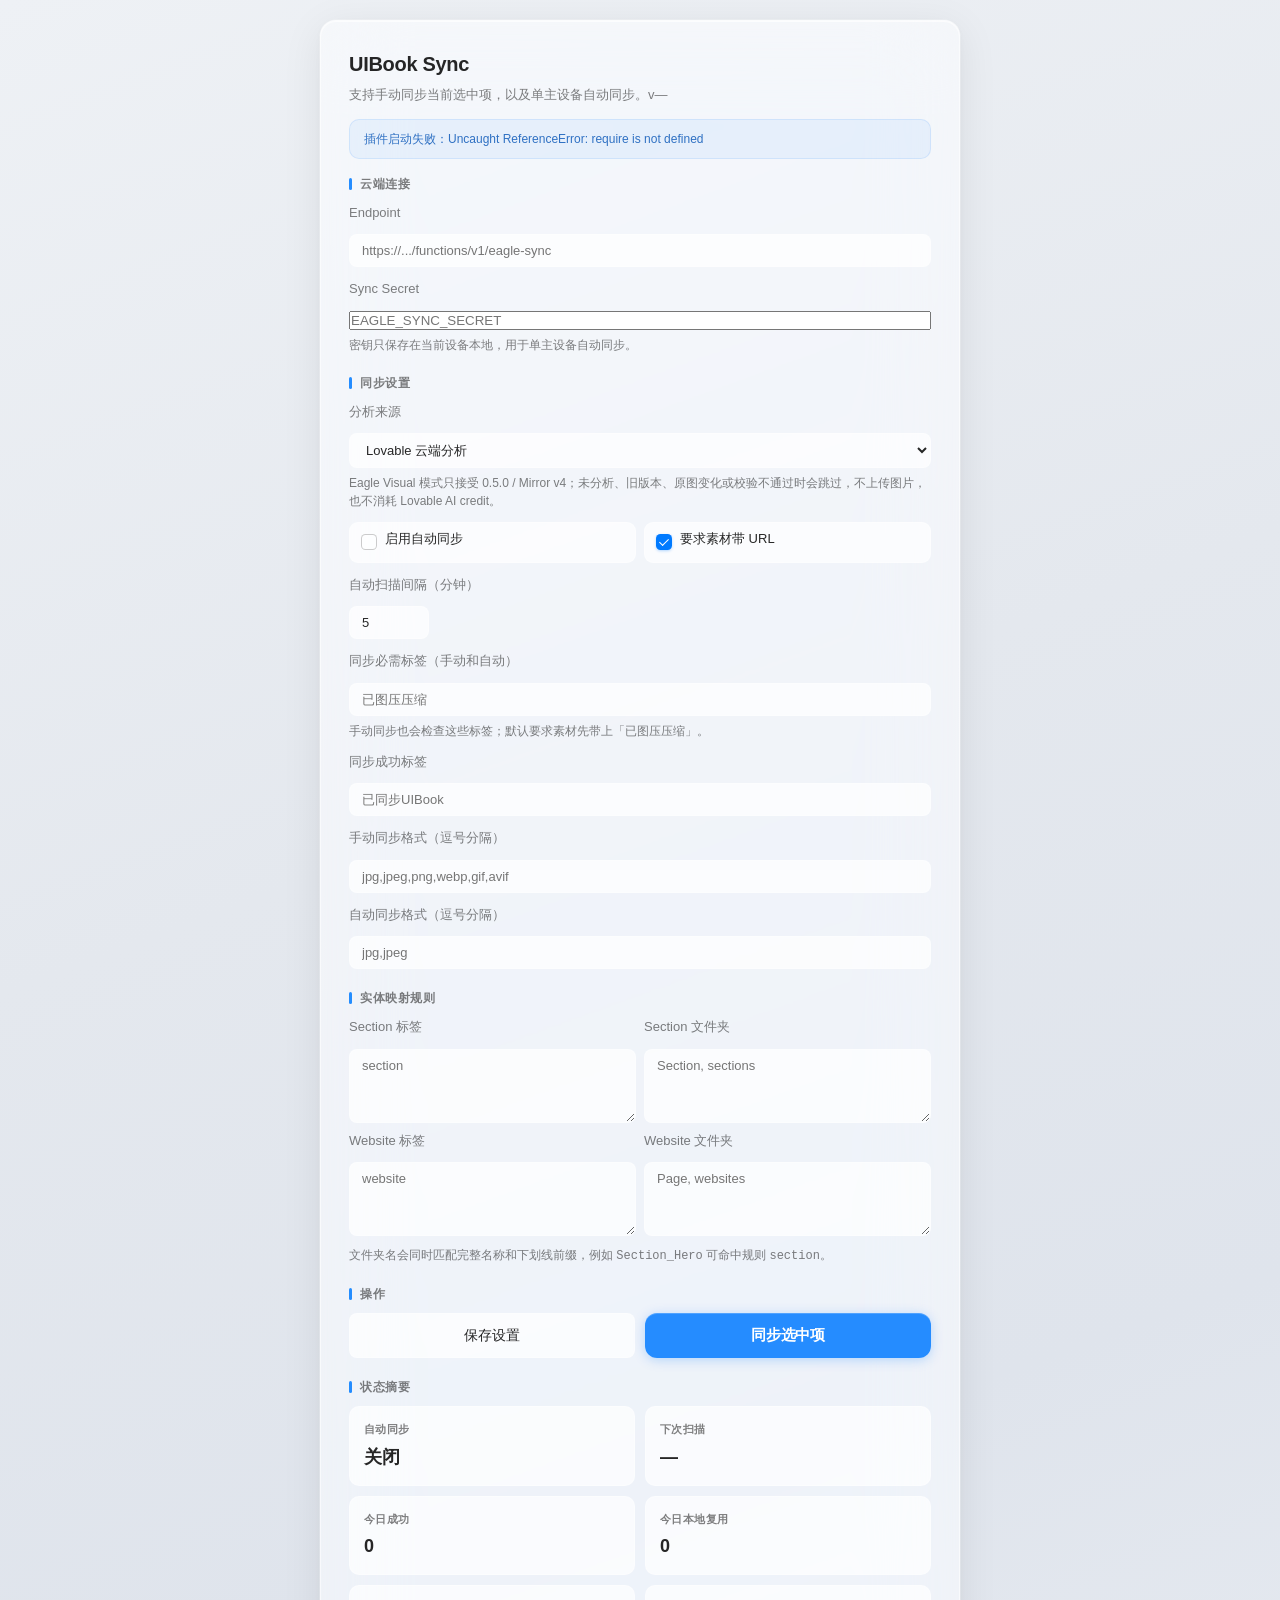
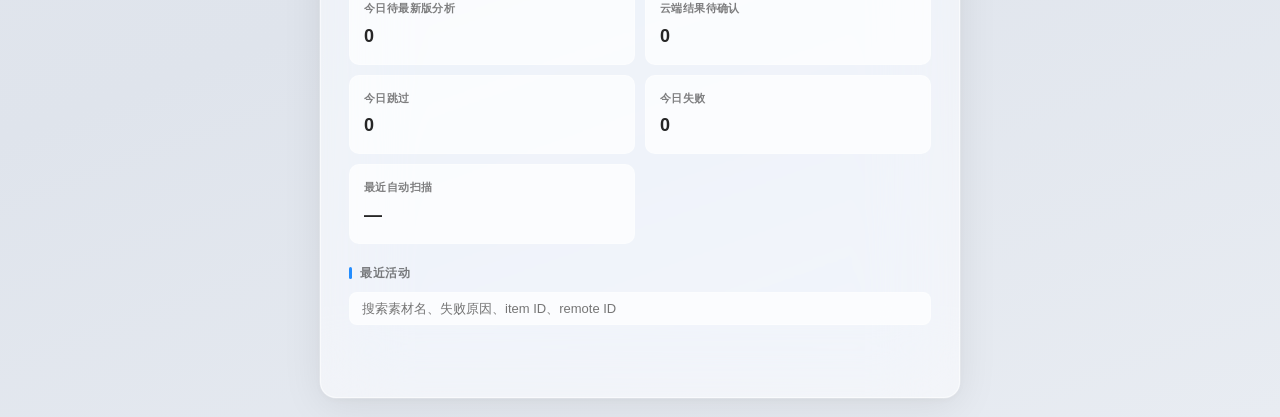
<file: uibook-sync/index.html>
<!DOCTYPE html>
<html lang="zh-Hans">
<head>
    <meta charset="UTF-8">
    <meta name="viewport" content="width=device-width, initial-scale=1, maximum-scale=1, user-scalable=no" />
    <title>UIBook Sync</title>
    <link rel="stylesheet" href="../shared/liquid-glass.css">
    <style>
        :root {
            --accent: var(--lg-accent);
            --accent-solid: var(--lg-accent-solid);
            --accent-hover: var(--lg-accent-hover);
        }

        .page-title {
            margin-bottom: 6px;
        }

        .subtitle {
            margin-bottom: 14px;
        }

        .stack {
            display: grid;
            gap: 12px;
        }

        .field-grid--single {
            grid-template-columns: 1fr;
        }

        .field-group {
            display: grid;
            gap: 6px;
        }

        .field-group small,
        .helper-text {
            color: var(--lg-text-2);
            font-size: 12px;
        }

        .field-group textarea {
            min-height: 74px;
            resize: vertical;
        }

        .actions {
            display: grid;
            grid-template-columns: 1fr 1fr;
            gap: 10px;
        }

        .status-grid {
            display: grid;
            grid-template-columns: 1fr 1fr;
            gap: 10px;
        }

        .status-card {
            background: var(--lg-glass-field);
            border: 1px solid rgba(255, 255, 255, 0.3);
            border-radius: var(--lg-radius-md);
            padding: 14px;
        }

        .status-card strong {
            display: block;
            font-size: 11px;
            color: var(--lg-text-2);
            text-transform: uppercase;
            letter-spacing: 0.4px;
            margin-bottom: 6px;
        }

        .status-card span {
            font-size: 18px;
            font-weight: 700;
            color: var(--lg-text-1);
        }

        .activity-list {
            display: grid;
            gap: 8px;
            max-height: 360px;
            overflow-y: auto;
            padding-right: 2px;
        }

        .activity-toolbar {
            display: grid;
            gap: 10px;
            margin-bottom: 10px;
        }

        .activity-toolbar input[type="text"] {
            width: 100%;
        }

        .activity-footer {
            margin-top: 10px;
            display: flex;
            justify-content: center;
        }

        .activity-item {
            background: var(--lg-glass-field);
            border: 1px solid rgba(255, 255, 255, 0.3);
            border-radius: var(--lg-radius-md);
            padding: 10px 12px;
            display: grid;
            gap: 6px;
        }

        .activity-item--system {
            background: rgba(255, 255, 255, 0.38);
            border-color: rgba(255, 255, 255, 0.2);
            padding: 9px 12px;
            gap: 4px;
        }

        .activity-row {
            display: flex;
            align-items: center;
            justify-content: space-between;
            gap: 10px;
        }

        .activity-actions {
            display: inline-flex;
            align-items: center;
            gap: 8px;
            flex-shrink: 0;
        }

        .activity-title {
            font-size: 13px;
            font-weight: 600;
            color: var(--lg-text-1);
            word-break: break-word;
        }

        .activity-item--system .activity-title {
            font-size: 12px;
            font-weight: 500;
            color: var(--lg-text-2);
        }

        .activity-meta,
        .activity-message {
            font-size: 12px;
            color: var(--lg-text-2);
            word-break: break-word;
        }

        .activity-item--system .activity-meta,
        .activity-item--system .activity-message {
            font-size: 11px;
        }

        .activity-locate-button {
            padding: 6px 12px;
            min-width: auto;
            font-size: 12px;
            font-weight: 600;
            white-space: nowrap;
        }

        .pill {
            display: inline-flex;
            align-items: center;
            justify-content: center;
            min-width: 62px;
            padding: 4px 8px;
            border-radius: 999px;
            font-size: 11px;
            font-weight: 700;
            letter-spacing: 0.2px;
        }

        .pill.success {
            background: rgba(16, 185, 129, 0.14);
            color: #047857;
        }

        .pill.duplicate,
        .pill.skipped,
        .pill.waiting_analysis,
        .pill.pending_confirmation {
            background: rgba(245, 158, 11, 0.14);
            color: #b45309;
        }

        .pill.error {
            background: rgba(239, 68, 68, 0.14);
            color: #b91c1c;
        }

        .pill.info {
            background: rgba(59, 130, 246, 0.14);
            color: #1d4ed8;
        }

        .empty-state {
            background: var(--lg-glass-field);
            border: 1px dashed rgba(0, 0, 0, 0.12);
            border-radius: var(--lg-radius-md);
            padding: 18px;
            text-align: center;
            color: var(--lg-text-2);
            font-size: 12px;
        }

        @media (max-width: 720px) {
            .actions,
            .status-grid,
            .field-grid {
                grid-template-columns: 1fr;
            }
        }
    </style>
</head>
<body>
    <div class="container">
        <h1 class="page-title" data-lg-tip="将 Eagle 素材直接同步到 UIBook 云端，并在本地保留同步状态。">UIBook Sync</h1>
        <div class="subtitle">支持手动同步当前选中项，以及单主设备自动同步。<span id="pluginVersion">v—</span></div>

        <div id="selectionInfo" class="info-box" role="status">
            <span id="selectionInfoText">自动同步默认关闭。建议只在常开主设备启用，其他 iCloud 设备保留手动同步。</span>
        </div>

        <div class="section">
            <div class="section-title" data-lg-tip="Lovable / Supabase edge function 的地址与同步密钥。">云端连接</div>
            <div class="stack">
                <div class="field-group">
                    <label for="endpointUrl">Endpoint</label>
                    <input type="url" id="endpointUrl" placeholder="https://.../functions/v1/eagle-sync">
                </div>
                <div class="field-group">
                    <label for="syncSecret">Sync Secret</label>
                    <input type="password" id="syncSecret" placeholder="EAGLE_SYNC_SECRET">
                    <small>密钥只保存在当前设备本地，用于单主设备自动同步。</small>
                </div>
            </div>
        </div>

        <div class="section">
            <div class="section-title" data-lg-tip="自动同步是本地设备开关，默认关闭。">同步设置</div>
            <div class="field-group" style="margin-bottom: 12px;">
                <label for="analysisMode">分析来源</label>
                <select id="analysisMode">
                    <option value="cloud">Lovable 云端分析</option>
                    <option value="local_latest">Eagle Visual（仅最新版）</option>
                </select>
                <small>Eagle Visual 模式只接受 0.5.0 / Mirror v4；未分析、旧版本、原图变化或校验不通过时会跳过，不上传图片，也不消耗 Lovable AI credit。</small>
            </div>
            <div class="field-grid">
                <div class="field-item" onclick="toggleCheckbox('autoEnabled')">
                    <input type="checkbox" id="autoEnabled">
                    <label for="autoEnabled">启用自动同步</label>
                </div>
                <div class="field-item" onclick="toggleCheckbox('requireUrl')">
                    <input type="checkbox" id="requireUrl" checked>
                    <label for="requireUrl">要求素材带 URL</label>
                </div>
            </div>
            <div class="stack" style="margin-top: 12px;">
                <div class="field-group">
                    <label for="intervalMinutes">自动扫描间隔（分钟）</label>
                    <input type="number" id="intervalMinutes" min="1" max="120" value="5">
                </div>
                <div class="field-group">
                    <label for="requiredTags">同步必需标签（手动和自动）</label>
                    <input type="text" id="requiredTags" placeholder="已图压压缩">
                    <small>手动同步也会检查这些标签；默认要求素材先带上「已图压压缩」。</small>
                </div>
                <div class="field-group">
                    <label for="successTag">同步成功标签</label>
                    <input type="text" id="successTag" placeholder="已同步UIBook">
                </div>
                <div class="field-group">
                    <label for="manualAllowedExts">手动同步格式（逗号分隔）</label>
                    <input type="text" id="manualAllowedExts" placeholder="jpg,jpeg,png,webp,gif,avif">
                </div>
                <div class="field-group">
                    <label for="autoAllowedExts">自动同步格式（逗号分隔）</label>
                    <input type="text" id="autoAllowedExts" placeholder="jpg,jpeg">
                </div>
            </div>
        </div>

        <div class="section">
            <div class="section-title" data-lg-tip="按标签或文件夹规则映射为 website / section。Section 规则优先级更高。">实体映射规则</div>
            <div class="field-grid">
                <div class="field-group">
                    <label for="sectionTags">Section 标签</label>
                    <textarea id="sectionTags" placeholder="section"></textarea>
                </div>
                <div class="field-group">
                    <label for="sectionFolders">Section 文件夹</label>
                    <textarea id="sectionFolders" placeholder="Section, sections"></textarea>
                </div>
                <div class="field-group">
                    <label for="websiteTags">Website 标签</label>
                    <textarea id="websiteTags" placeholder="website"></textarea>
                </div>
                <div class="field-group">
                    <label for="websiteFolders">Website 文件夹</label>
                    <textarea id="websiteFolders" placeholder="Page, websites"></textarea>
                </div>
            </div>
            <div class="helper-text" style="margin-top: 10px;">文件夹名会同时匹配完整名称和下划线前缀，例如 <code>Section_Hero</code> 可命中规则 <code>section</code>。</div>
        </div>

        <div class="section">
            <div class="section-title" data-lg-tip="先保存设置，再手动同步当前在 Eagle 中选中的素材。">操作</div>
            <div class="actions">
                <button type="button" class="lg-secondary" id="saveButton">保存设置</button>
                <button type="button" class="lg-primary" id="syncButton">同步选中项</button>
            </div>
        </div>

        <div class="section">
            <div class="section-title" data-lg-tip="今日统计、自动同步状态与最近一次自动扫描时间。">状态摘要</div>
            <div class="status-grid">
                <div class="status-card">
                    <strong>自动同步</strong>
                    <span id="statusAutoEnabled">关闭</span>
                </div>
                <div class="status-card">
                    <strong>下次扫描</strong>
                    <span id="statusNextRun">—</span>
                </div>
                <div class="status-card">
                    <strong>今日成功</strong>
                    <span id="statusSuccessCount">0</span>
                </div>
                <div class="status-card">
                    <strong>今日本地复用</strong>
                    <span id="statusLocalSuccessCount">0</span>
                </div>
                <div class="status-card">
                    <strong>今日待最新版分析</strong>
                    <span id="statusWaitingCount">0</span>
                </div>
                <div class="status-card">
                    <strong>云端结果待确认</strong>
                    <span id="statusPendingCount">0</span>
                </div>
                <div class="status-card">
                    <strong>今日跳过</strong>
                    <span id="statusSkippedCount">0</span>
                </div>
                <div class="status-card">
                    <strong>今日失败</strong>
                    <span id="statusErrorCount">0</span>
                </div>
                <div class="status-card">
                    <strong>最近自动扫描</strong>
                    <span id="statusLastAutoScan">—</span>
                </div>
            </div>
        </div>

        <div class="section">
            <div class="section-title" data-lg-tip="保留最近 500 条同步活动，支持本地搜索与分批加载。">最近活动</div>
            <div class="activity-toolbar">
                <input type="text" id="logSearchInput" placeholder="搜索素材名、失败原因、item ID、remote ID">
            </div>
            <div id="activityList" class="activity-list"></div>
            <div id="activityLoadMore" class="activity-footer"></div>
        </div>
    </div>

    <div class="toast" id="toast"></div>
    <div id="lg-tooltip" role="tooltip"></div>

    <script>
    window.addEventListener('error', function (event) {
        var message = event && event.message ? event.message : '未知启动错误';
        var target = document.getElementById('selectionInfoText');
        if (target) target.textContent = '插件启动失败：' + message;
        console.error('[UIBook Sync] Boot failure:', event.error || message);
    });
    window.addEventListener('unhandledrejection', function (event) {
        var reason = event && event.reason;
        var message = reason && reason.message ? reason.message : String(reason || '未知异步错误');
        var target = document.getElementById('selectionInfoText');
        if (target) target.textContent = '插件运行失败：' + message;
        console.error('[UIBook Sync] Unhandled rejection:', reason);
    });
    </script>
    <script type="text/javascript" src="js/local-analysis.js"></script>
    <script type="text/javascript" src="js/sync-recovery.js"></script>
    <script type="text/javascript" src="js/plugin.js"></script>
    <script>
    (function () {
        var tip = document.getElementById('lg-tooltip');
        if (!tip) return;
        var showTimer = null, hideTimer = null;
        function clearTimers() {
            clearTimeout(showTimer);
            clearTimeout(hideTimer);
            showTimer = null;
            hideTimer = null;
        }
        function hide() {
            clearTimers();
            tip.classList.remove('lg-tooltip--visible');
            tip.textContent = '';
        }
        function place(el) {
            var msg = el.getAttribute('data-lg-tip');
            if (!msg) return;
            tip.textContent = msg;
            tip.classList.add('lg-tooltip--visible');
            var margin = 10, gap = 8, rect = el.getBoundingClientRect();
            var tw = tip.offsetWidth, th = tip.offsetHeight;
            if (tw < 8) {
                requestAnimationFrame(function () { place(el); });
                return;
            }
            var top = rect.bottom + gap;
            if (top + th > window.innerHeight - margin) top = rect.top - th - gap;
            if (top < margin) top = Math.min(rect.bottom + gap, window.innerHeight - th - margin);
            var left = rect.left + rect.width / 2 - tw / 2;
            left = Math.max(margin, Math.min(left, window.innerWidth - tw - margin));
            tip.style.left = Math.round(left) + 'px';
            tip.style.top = Math.round(top) + 'px';
        }
        document.addEventListener('mouseover', function (e) {
            var el = e.target.closest('[data-lg-tip]');
            if (!el) return;
            clearTimeout(hideTimer);
            hideTimer = null;
            clearTimeout(showTimer);
            showTimer = setTimeout(function () {
                showTimer = null;
                place(el);
                requestAnimationFrame(function () { place(el); });
            }, 500);
        });
        document.addEventListener('mouseout', function (e) {
            var from = e.target.closest('[data-lg-tip]');
            if (!from) return;
            if (e.relatedTarget && from.contains(e.relatedTarget)) return;
            clearTimeout(showTimer);
            showTimer = null;
            hideTimer = setTimeout(hide, 100);
        });
        window.addEventListener('scroll', hide, true);
        window.addEventListener('resize', hide);
    })();
    </script>
</body>
</html>
</file>
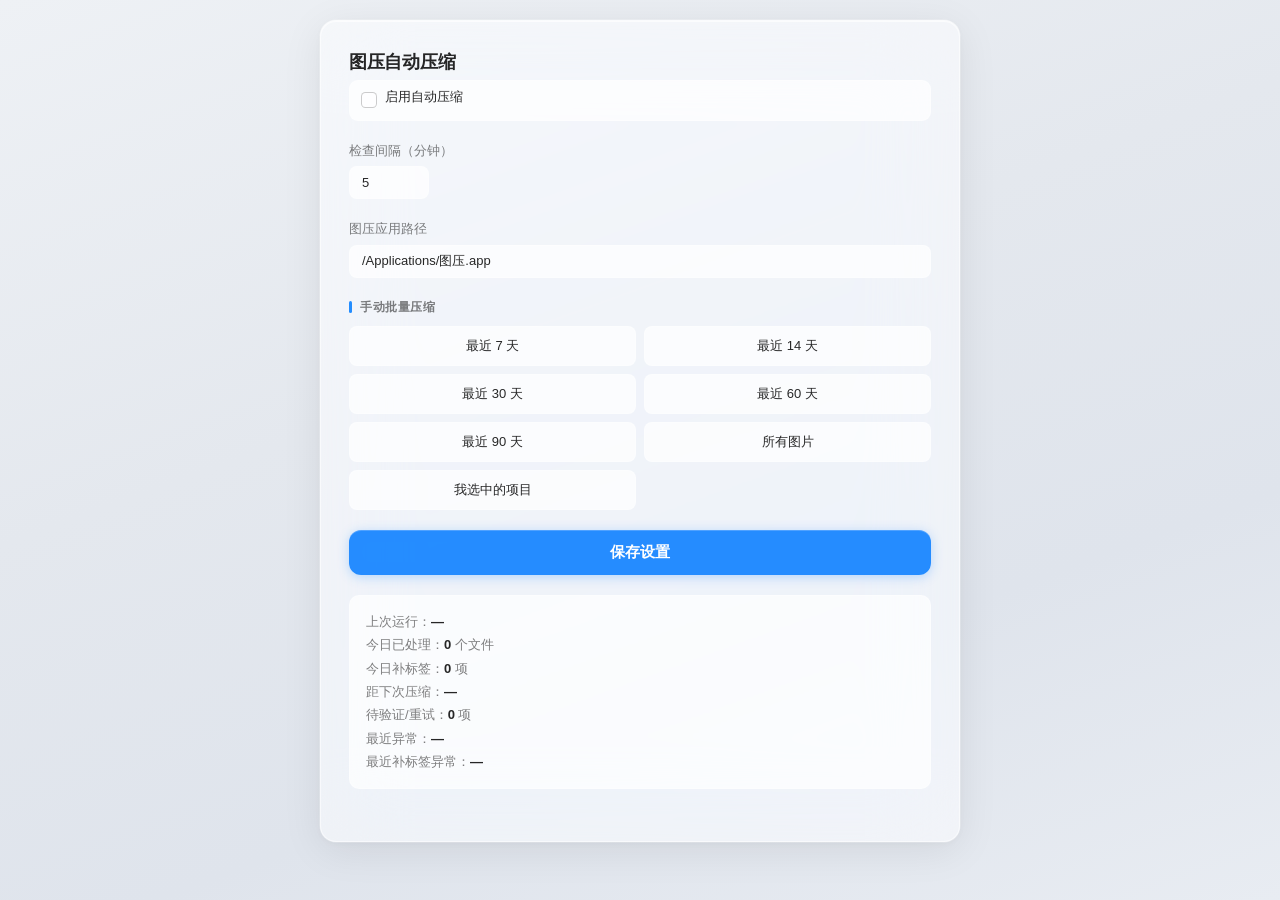
<file: Auto-compression/Auto-compression-jpg/index.html>
<!DOCTYPE html>
<html lang="zh-Hans">
<head>
    <meta charset="UTF-8">
    <meta name="viewport" content="width=device-width, initial-scale=1, maximum-scale=1, user-scalable=no" />
    <link rel="stylesheet" href="../../shared/liquid-glass.css">
    <script type="text/javascript" src="js/plugin.js"></script>
</head>
<body>
    <div class="container">
        <h2 data-lg-tip="定时将今天添加的 JPG 文件用图压打开，自动压缩。每个文件只打开一次。">图压自动压缩</h2>

        <div class="section">
            <div class="field-item" style="width: 100%;">
                <input type="checkbox" id="settingEnabled">
                <label for="settingEnabled">启用自动压缩</label>
            </div>
        </div>

        <div class="section">
            <label for="settingInterval">检查间隔（分钟）</label>
            <input type="number" id="settingInterval" min="1" max="60" value="5">
        </div>

        <div class="section">
            <label for="settingAppPath">图压应用路径</label>
            <input type="text" id="settingAppPath" placeholder="/Applications/图压.app" value="/Applications/图压.app">
        </div>

        <div class="section">
            <div class="section-title" data-lg-tip="仅处理未标记「已图压压缩」的图片。手动触发后会主动验证并补标签，未打标前不要去手动同步。">手动批量压缩</div>
            <div class="button-grid">
                <button type="button" id="btnBatch7" onclick="batchCompress(7)">最近 7 天</button>
                <button type="button" id="btnBatch14" onclick="batchCompress(14)">最近 14 天</button>
                <button type="button" id="btnBatch30" onclick="batchCompress(30)">最近 30 天</button>
                <button type="button" id="btnBatch60" onclick="batchCompress(60)">最近 60 天</button>
                <button type="button" id="btnBatch90" onclick="batchCompress(90)">最近 90 天</button>
                <button type="button" id="btnBatchAll" onclick="batchCompress(null)">所有图片</button>
                <button type="button" id="btnBatchSelected" onclick="batchCompressSelected()">我选中的项目</button>
            </div>
        </div>

        <div class="section">
            <button type="button" class="lg-primary" id="btnSave">保存设置</button>
        </div>

        <div class="section status">
            <div>上次运行：<span id="statusLastRun">—</span></div>
            <div>今日已处理：<span id="statusProcessedCount">0</span> 个文件</div>
            <div>今日补标签：<span id="statusRepairedCount">0</span> 项</div>
            <div>距下次压缩：<span id="statusCountdown">—</span></div>
            <div>待验证/重试：<span id="statusPendingCount">0</span> 项</div>
            <div>最近异常：<span id="statusLastIssue">—</span></div>
            <div>最近补标签异常：<span id="statusLastRepairIssue">—</span></div>
        </div>
    </div>

    <div id="lg-tooltip" role="tooltip"></div>

    <script>
    (function () {
        var tip = document.getElementById('lg-tooltip');
        if (!tip) return;
        var showTimer = null, hideTimer = null;
        function clear() { clearTimeout(showTimer); clearTimeout(hideTimer); showTimer = hideTimer = null; }
        function hide() { clear(); tip.classList.remove('lg-tooltip--visible'); tip.textContent = ''; }
        function place(el) {
            var msg = el.getAttribute('data-lg-tip');
            if (!msg) return;
            tip.textContent = msg;
            tip.classList.add('lg-tooltip--visible');
            var m = 10, g = 8, r = el.getBoundingClientRect(), tw = tip.offsetWidth, th = tip.offsetHeight;
            if (tw < 8) { requestAnimationFrame(function () { place(el); }); return; }
            var top = r.bottom + g;
            if (top + th > window.innerHeight - m) top = r.top - th - g;
            if (top < m) top = Math.min(r.bottom + g, window.innerHeight - th - m);
            var left = r.left + r.width / 2 - tw / 2;
            left = Math.max(m, Math.min(left, window.innerWidth - tw - m));
            tip.style.left = Math.round(left) + 'px';
            tip.style.top = Math.round(top) + 'px';
        }
        document.addEventListener('mouseover', function (e) {
            var el = e.target.closest('[data-lg-tip]');
            if (!el) return;
            clearTimeout(hideTimer); hideTimer = null;
            clearTimeout(showTimer);
            showTimer = setTimeout(function () { showTimer = null; place(el); requestAnimationFrame(function () { place(el); }); }, 500);
        });
        document.addEventListener('mouseout', function (e) {
            var from = e.target.closest('[data-lg-tip]');
            if (!from) return;
            if (e.relatedTarget && from.contains(e.relatedTarget)) return;
            clearTimeout(showTimer); showTimer = null;
            hideTimer = setTimeout(hide, 100);
        });
        window.addEventListener('scroll', hide, true);
        window.addEventListener('resize', hide);
    })();
    </script>
</body>
</html>
</file>
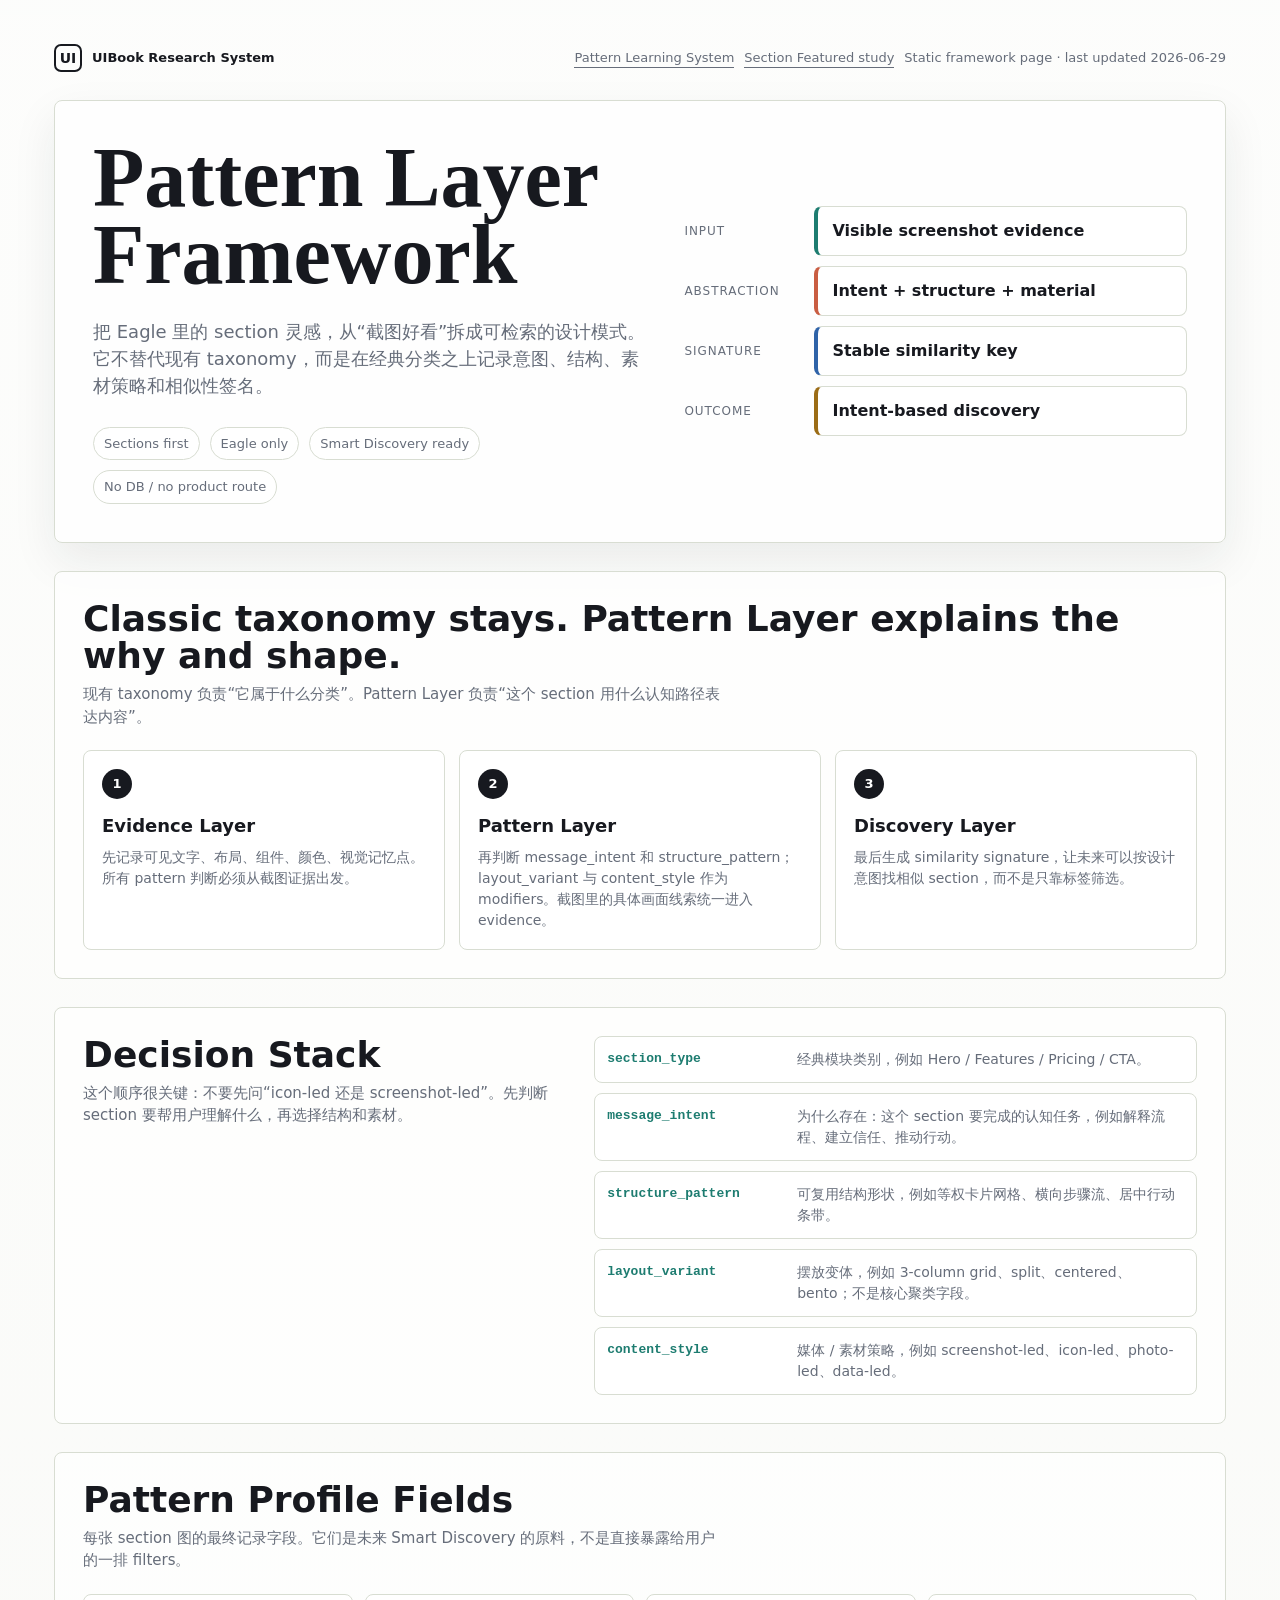
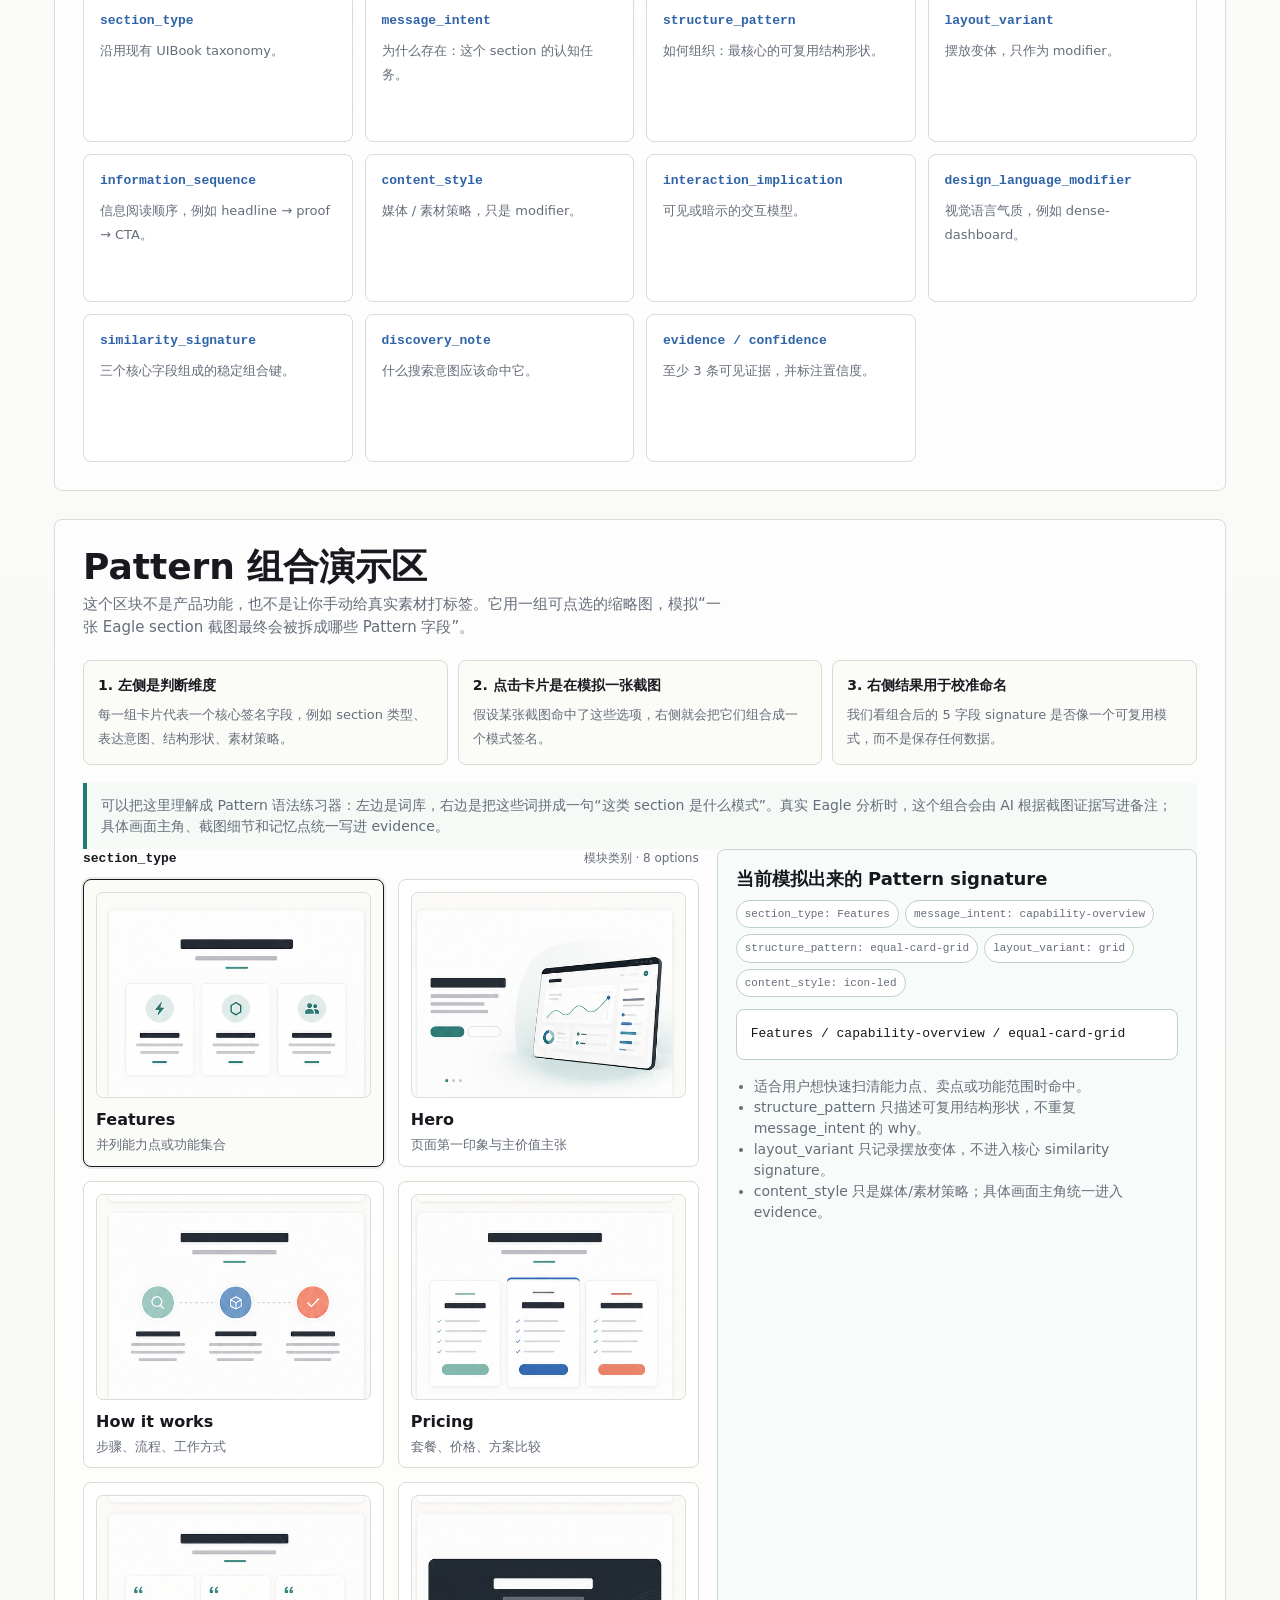
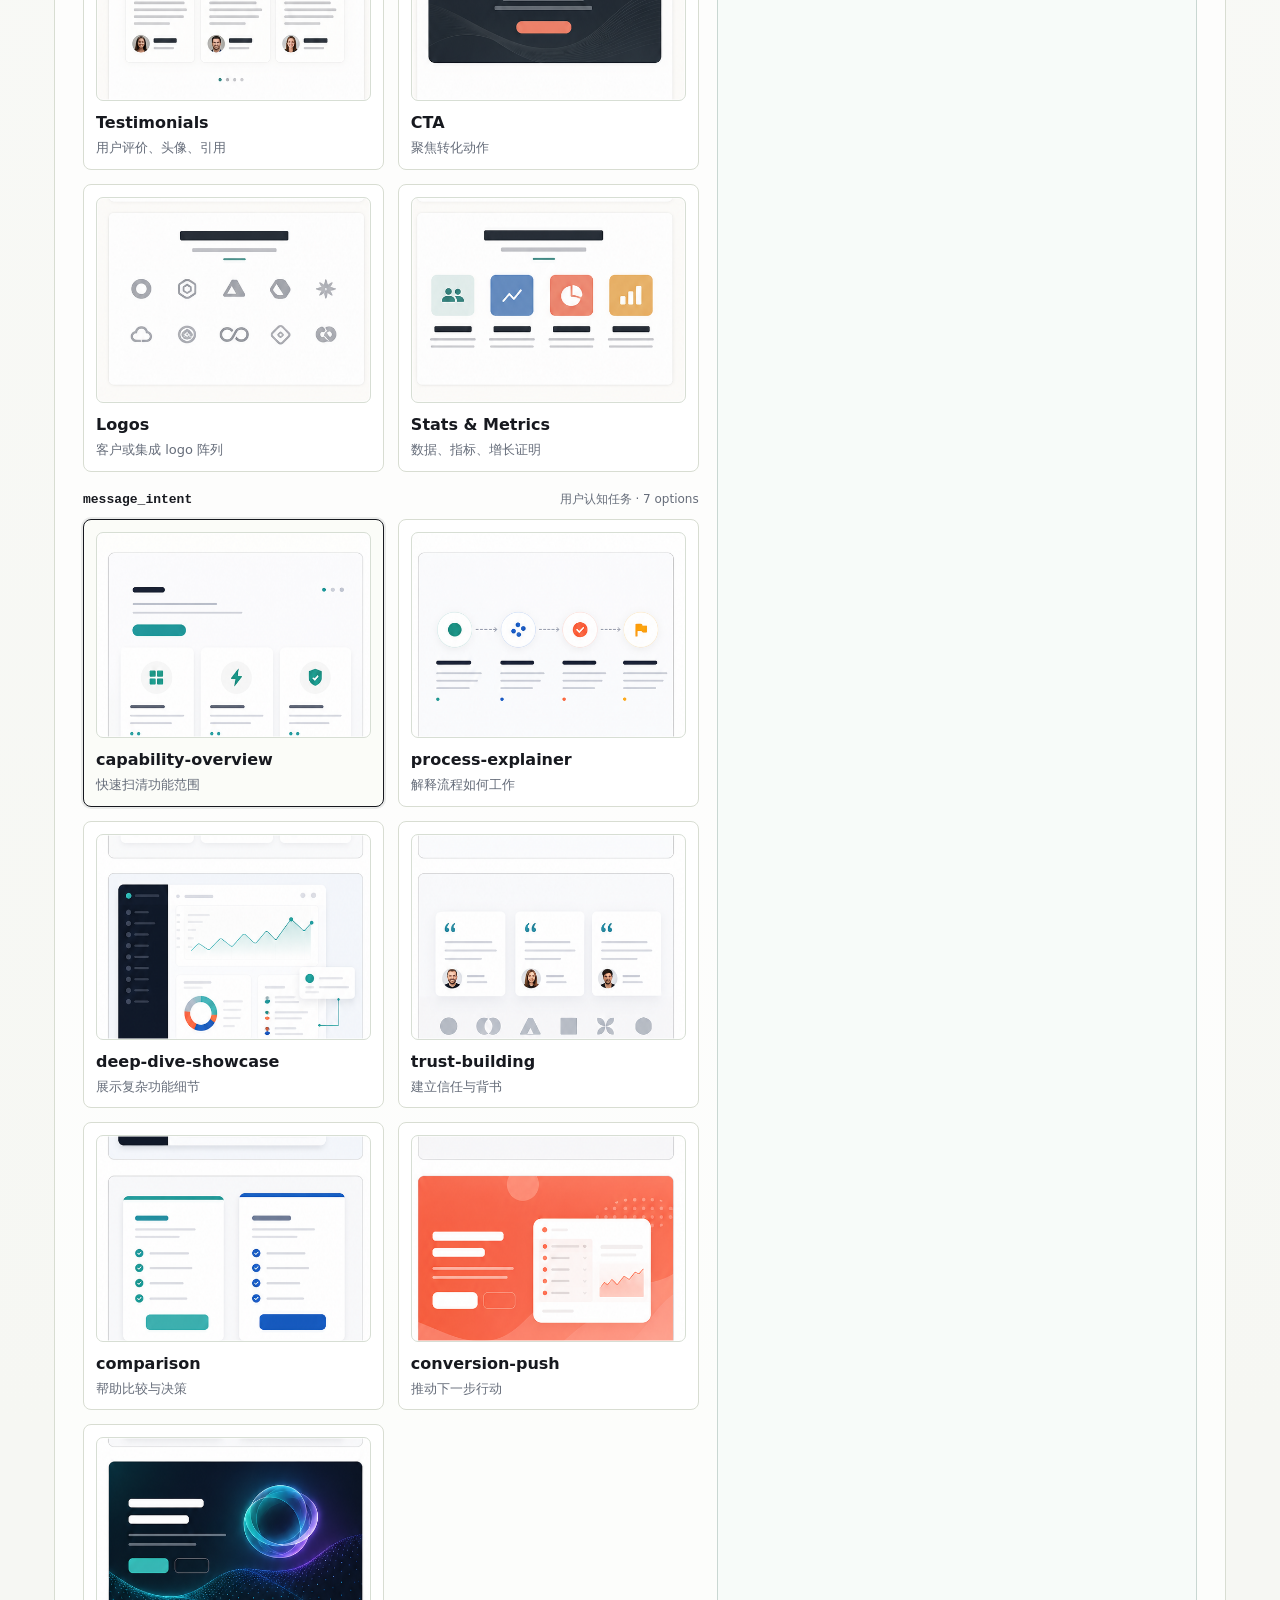
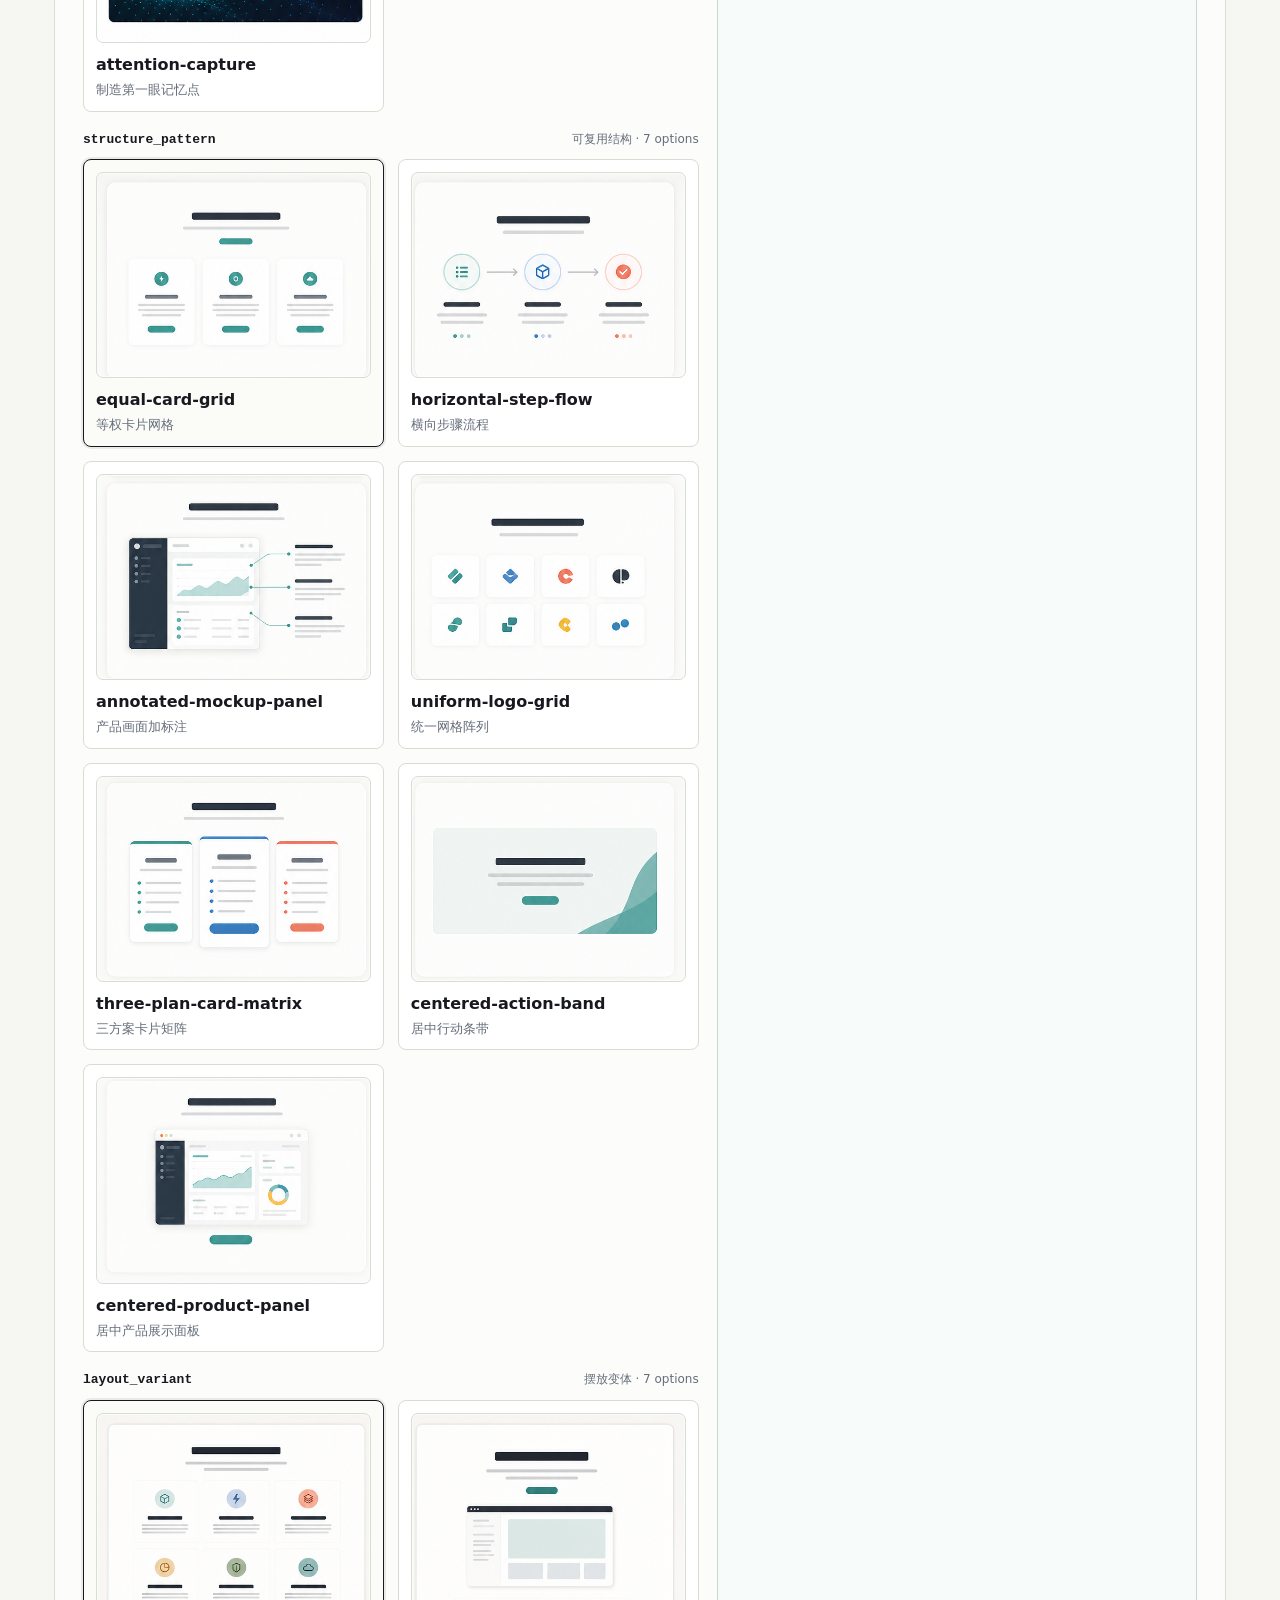
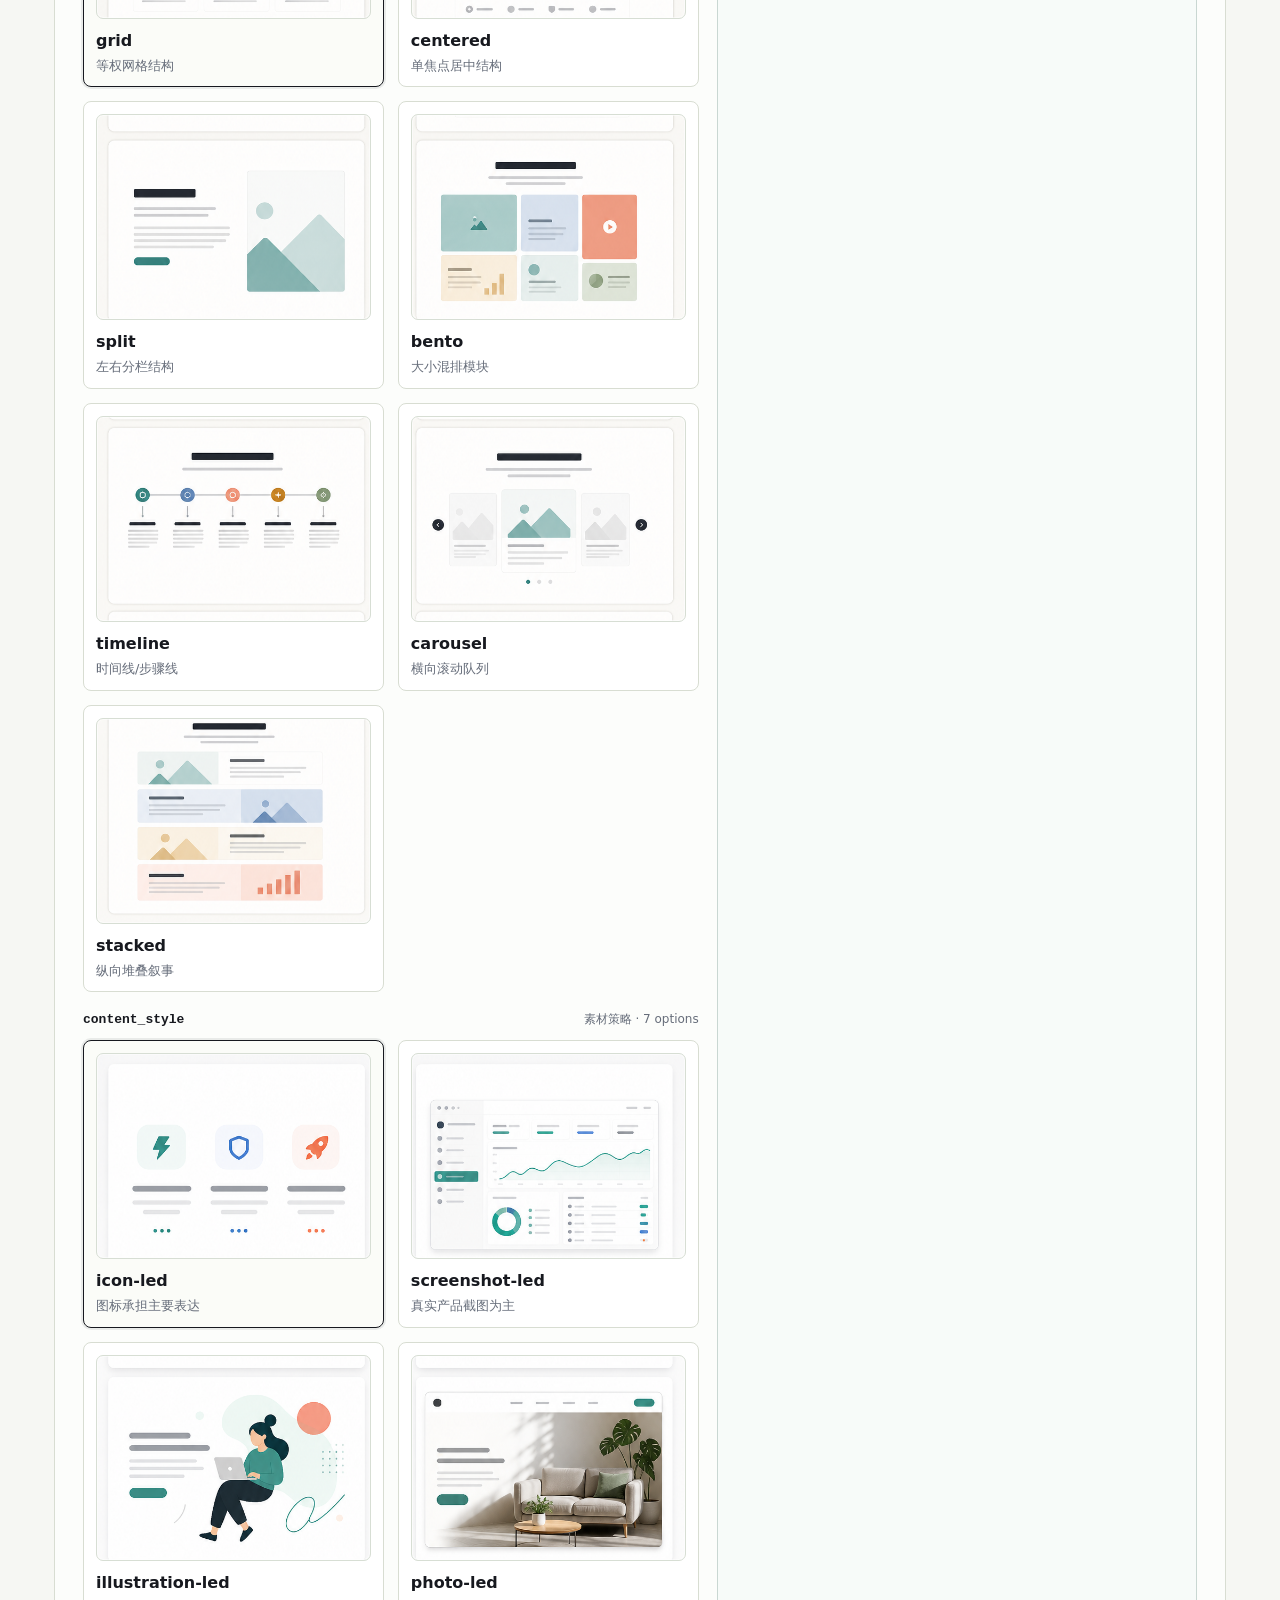
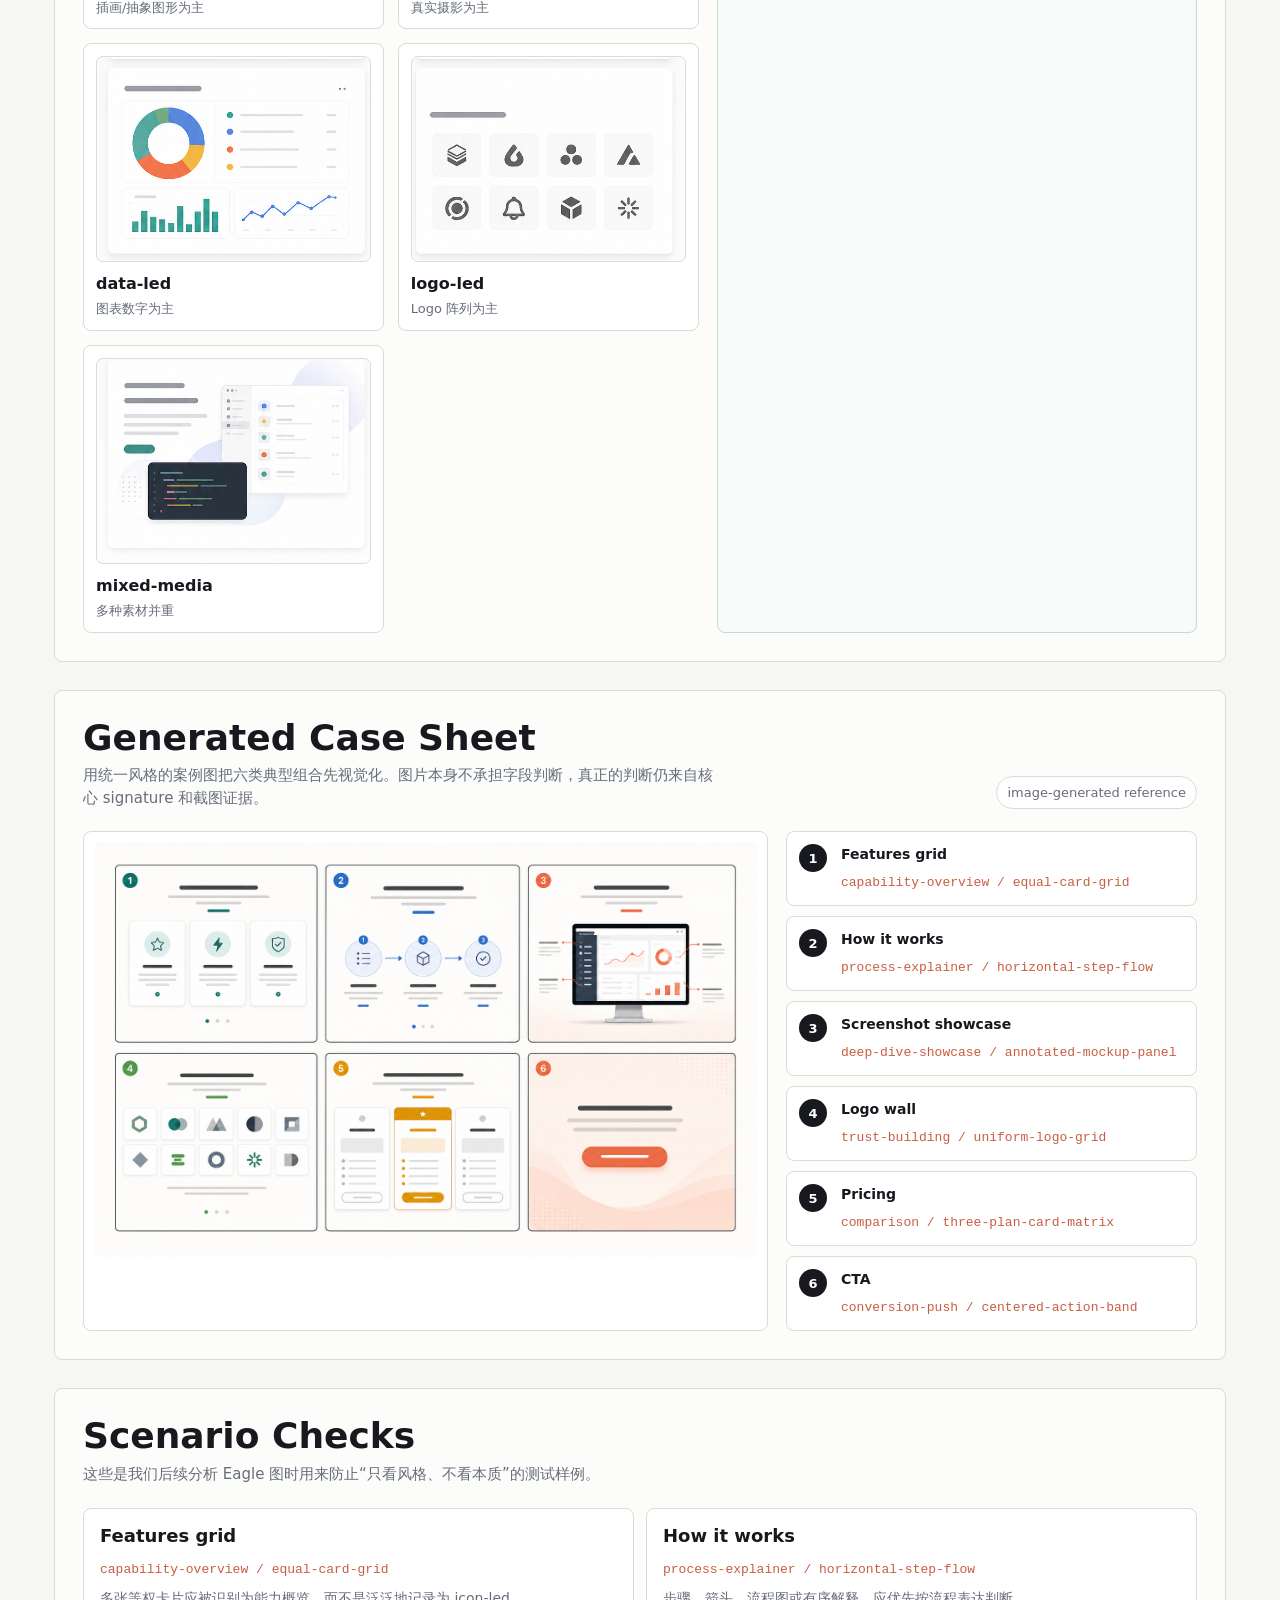
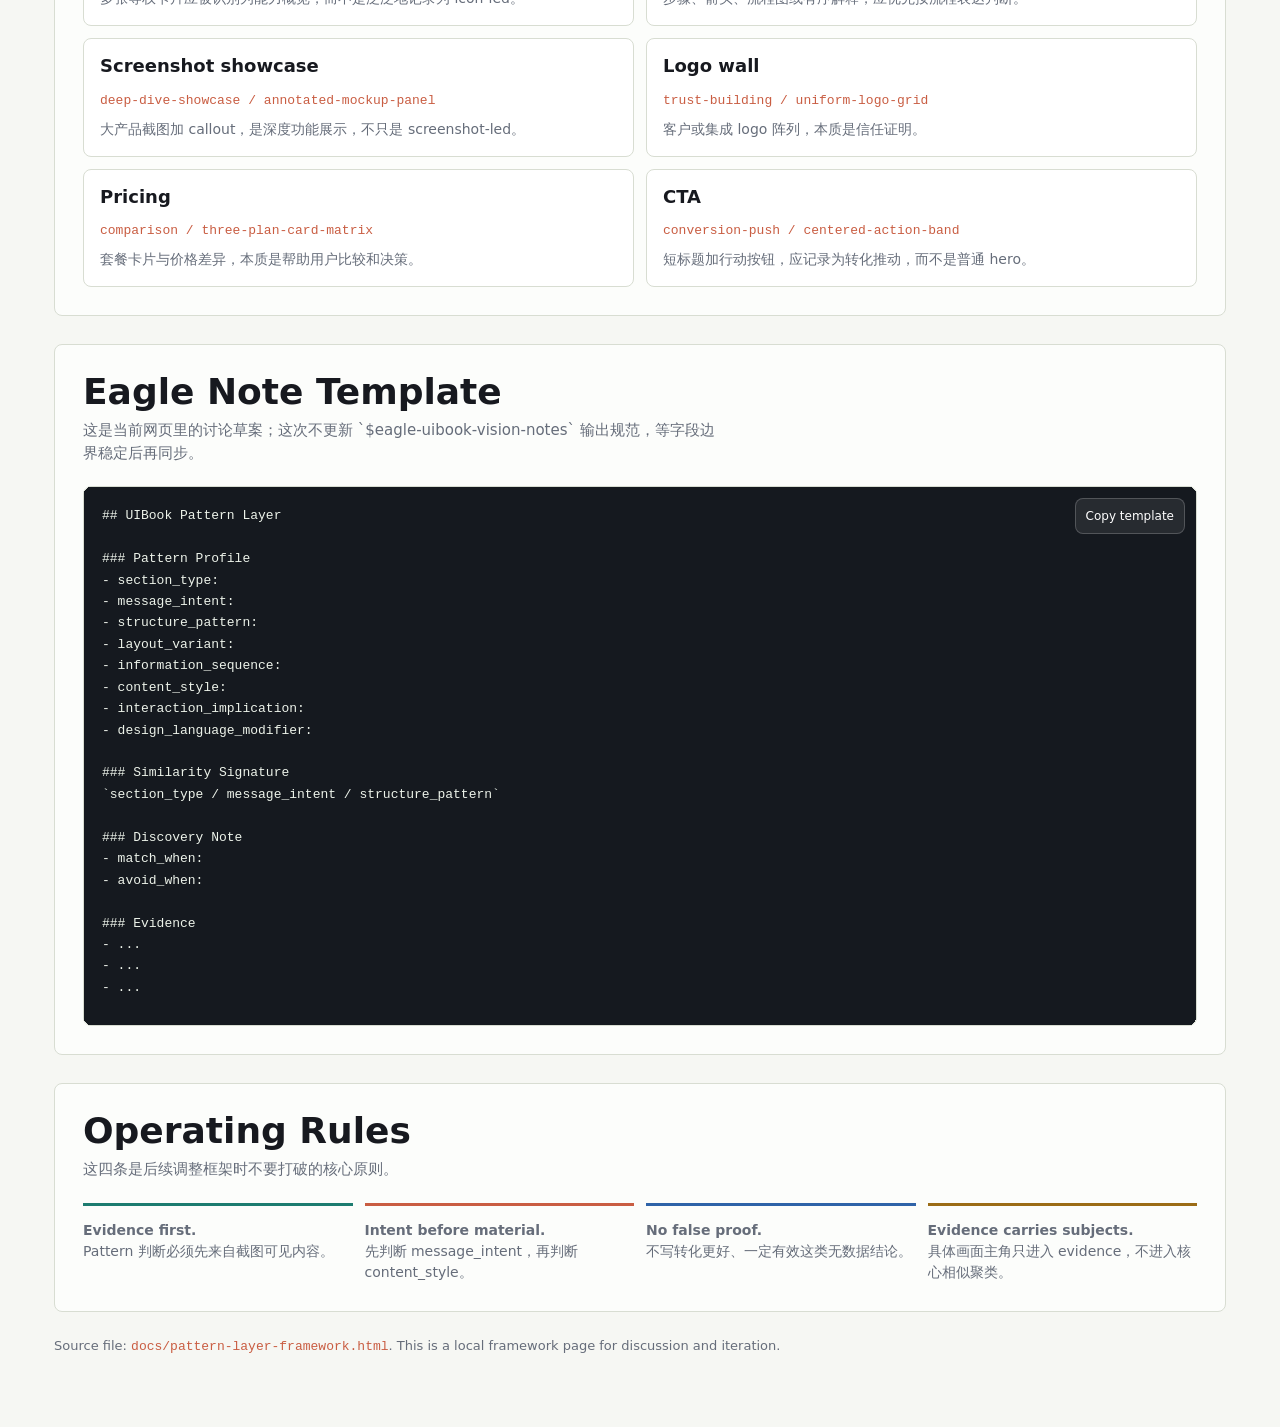
<file: docs/pattern-layer-framework.html>
<!doctype html>
<html lang="zh-CN">
<head>
  <meta charset="utf-8">
  <meta name="viewport" content="width=device-width, initial-scale=1">
  <title>UIBook Pattern Layer Framework</title>
  <style>
    :root {
      color-scheme: light;
      --bg: #f6f7f3;
      --paper: #ffffff;
      --ink: #17191f;
      --muted: #666d7a;
      --soft: #ecefe8;
      --line: #d8ddd2;
      --teal: #1d7c70;
      --blue: #2f63a8;
      --coral: #c95d42;
      --amber: #9b6c16;
      --green: #557b2f;
      --shadow: 0 18px 45px rgba(29, 35, 42, 0.08);
      --radius: 8px;
    }

    * {
      box-sizing: border-box;
    }

    body {
      margin: 0;
      background:
        linear-gradient(180deg, rgba(255,255,255,0.72), rgba(246,247,243,0.92) 42%, var(--bg)),
        var(--bg);
      color: var(--ink);
      font-family: Inter, ui-sans-serif, system-ui, -apple-system, BlinkMacSystemFont, "Segoe UI", sans-serif;
      line-height: 1.5;
    }

    a {
      color: inherit;
    }

    .page {
      max-width: 1220px;
      margin: 0 auto;
      padding: 32px 24px 72px;
    }

    .topbar {
      display: flex;
      align-items: center;
      justify-content: space-between;
      gap: 20px;
      padding: 12px 0 28px;
      color: var(--muted);
      font-size: 13px;
    }

    .toplinks {
      display: flex;
      flex-wrap: wrap;
      justify-content: flex-end;
      gap: 10px;
    }

    .toplinks a {
      color: inherit;
      text-decoration: none;
      border-bottom: 1px solid currentColor;
    }

    .brand {
      display: inline-flex;
      align-items: center;
      gap: 10px;
      font-weight: 700;
      color: var(--ink);
    }

    .mark {
      width: 28px;
      height: 28px;
      border: 2px solid var(--ink);
      border-radius: 7px;
      display: grid;
      place-items: center;
      font-size: 14px;
      line-height: 1;
    }

    .hero {
      display: grid;
      grid-template-columns: minmax(0, 1.05fr) minmax(320px, 0.95fr);
      gap: 36px;
      align-items: stretch;
      padding: 38px;
      border: 1px solid var(--line);
      border-radius: var(--radius);
      background: rgba(255, 255, 255, 0.78);
      box-shadow: var(--shadow);
    }

    .hero h1 {
      margin: 0;
      max-width: 760px;
      font-family: Georgia, "Times New Roman", serif;
      font-size: clamp(44px, 7vw, 84px);
      line-height: 0.92;
      letter-spacing: 0;
      font-weight: 600;
    }

    .hero p {
      max-width: 680px;
      margin: 24px 0 0;
      color: var(--muted);
      font-size: 18px;
    }

    .hero-actions {
      display: flex;
      flex-wrap: wrap;
      gap: 10px;
      margin-top: 28px;
    }

    .chip {
      display: inline-flex;
      align-items: center;
      min-height: 30px;
      padding: 6px 10px;
      border: 1px solid var(--line);
      border-radius: 999px;
      background: var(--paper);
      color: var(--muted);
      font-size: 13px;
      white-space: nowrap;
    }

    .hero-map {
      display: grid;
      gap: 10px;
      align-content: center;
    }

    .map-row {
      display: grid;
      grid-template-columns: 120px 1fr;
      gap: 10px;
      align-items: center;
    }

    .map-label {
      color: var(--muted);
      font-size: 12px;
      text-transform: uppercase;
      letter-spacing: 0.08em;
    }

    .map-node {
      min-height: 46px;
      display: flex;
      align-items: center;
      padding: 12px 14px;
      border: 1px solid var(--line);
      border-left: 4px solid var(--teal);
      border-radius: var(--radius);
      background: var(--paper);
      font-weight: 700;
    }

    .map-row:nth-child(2) .map-node { border-left-color: var(--coral); }
    .map-row:nth-child(3) .map-node { border-left-color: var(--blue); }
    .map-row:nth-child(4) .map-node { border-left-color: var(--amber); }

    .section {
      margin-top: 28px;
      padding: 28px;
      border: 1px solid var(--line);
      border-radius: var(--radius);
      background: rgba(255, 255, 255, 0.72);
    }

    .section-header {
      display: flex;
      align-items: end;
      justify-content: space-between;
      gap: 20px;
      margin-bottom: 22px;
    }

    h2 {
      margin: 0;
      font-size: clamp(24px, 4vw, 36px);
      line-height: 1.05;
      letter-spacing: 0;
    }

    h3 {
      margin: 0 0 10px;
      font-size: 18px;
      line-height: 1.2;
      letter-spacing: 0;
    }

    .subcopy {
      margin: 8px 0 0;
      max-width: 640px;
      color: var(--muted);
      font-size: 15px;
    }

    .grid-3 {
      display: grid;
      grid-template-columns: repeat(3, minmax(0, 1fr));
      gap: 14px;
    }

    .grid-2 {
      display: grid;
      grid-template-columns: repeat(2, minmax(0, 1fr));
      gap: 14px;
    }

    .card {
      padding: 18px;
      border: 1px solid var(--line);
      border-radius: var(--radius);
      background: var(--paper);
    }

    .card p {
      margin: 0;
      color: var(--muted);
      font-size: 14px;
    }

    .number {
      display: inline-grid;
      place-items: center;
      width: 30px;
      height: 30px;
      margin-bottom: 16px;
      border-radius: 50%;
      background: var(--ink);
      color: #fff;
      font-size: 13px;
      font-weight: 800;
    }

    .split-panel {
      display: grid;
      grid-template-columns: minmax(260px, 0.9fr) minmax(0, 1.1fr);
      gap: 18px;
      align-items: start;
    }

    .decision-stack {
      display: grid;
      gap: 10px;
    }

    .decision-item {
      display: grid;
      grid-template-columns: 178px 1fr;
      gap: 12px;
      padding: 12px;
      border: 1px solid var(--line);
      border-radius: var(--radius);
      background: var(--paper);
    }

    .decision-key {
      color: var(--teal);
      font-family: ui-monospace, SFMono-Regular, Menlo, Monaco, Consolas, monospace;
      font-size: 13px;
      font-weight: 700;
      overflow-wrap: anywhere;
    }

    .decision-copy {
      color: var(--muted);
      font-size: 14px;
    }

    .field-grid {
      display: grid;
      grid-template-columns: repeat(4, minmax(0, 1fr));
      gap: 12px;
    }

    .field-card {
      min-height: 148px;
      padding: 16px;
      border: 1px solid var(--line);
      border-radius: var(--radius);
      background: var(--paper);
    }

    .field-card strong {
      display: block;
      margin-bottom: 8px;
      color: var(--blue);
      font-family: ui-monospace, SFMono-Regular, Menlo, Monaco, Consolas, monospace;
      font-size: 13px;
      overflow-wrap: anywhere;
    }

    .field-card span {
      color: var(--muted);
      font-size: 13px;
    }

    .builder {
      display: grid;
      grid-template-columns: minmax(0, 1fr) minmax(340px, 0.78fr);
      gap: 18px;
      align-items: start;
    }

    .builder-intro {
      display: grid;
      grid-template-columns: repeat(3, minmax(0, 1fr));
      gap: 10px;
      margin: 18px 0 18px;
    }

    .intro-step {
      padding: 14px;
      border: 1px solid var(--line);
      border-radius: var(--radius);
      background: #fbfcf8;
    }

    .intro-step strong {
      display: block;
      margin-bottom: 6px;
      font-size: 14px;
    }

    .intro-step span {
      color: var(--muted);
      font-size: 13px;
    }

    .builder-note {
      margin: 10px 0 0;
      padding: 12px 14px;
      border-left: 4px solid var(--teal);
      background: #f5faf7;
      color: var(--muted);
      font-size: 14px;
    }

    .controls {
      display: grid;
      gap: 18px;
    }

    .field-option-group {
      display: grid;
      gap: 10px;
    }

    .field-option-header {
      display: flex;
      align-items: baseline;
      justify-content: space-between;
      gap: 12px;
    }

    .field-option-title {
      color: var(--ink);
      font-family: ui-monospace, SFMono-Regular, Menlo, Monaco, Consolas, monospace;
      font-size: 13px;
      font-weight: 800;
      overflow-wrap: anywhere;
    }

    .field-option-hint {
      color: var(--muted);
      font-size: 12px;
      text-align: right;
    }

    .option-grid {
      display: grid;
      grid-template-columns: repeat(2, minmax(0, 1fr));
      gap: 14px;
    }

    .option-card {
      display: grid;
      grid-template-columns: 1fr;
      gap: 12px;
      align-items: start;
      min-height: 0;
      width: 100%;
      border: 1px solid var(--line);
      border-radius: var(--radius);
      background: var(--paper);
      padding: 12px;
      color: var(--ink);
      font: inherit;
      text-align: left;
      cursor: pointer;
      transition: border-color 160ms ease, box-shadow 160ms ease, transform 160ms ease, background 160ms ease;
    }

    .option-card:hover {
      border-color: #b7c2b4;
      box-shadow: 0 10px 24px rgba(29, 35, 42, 0.07);
      transform: translateY(-1px);
    }

    .option-card.active {
      border-color: var(--ink);
      background: #fbfcf8;
      box-shadow: 0 0 0 2px rgba(23, 25, 31, 0.08);
    }

    .thumb {
      display: block;
      width: 100%;
      aspect-ratio: 4 / 3;
      border: 1px solid #d7ded4;
      border-radius: 7px;
      background: #f9faf7;
      background-image: var(--thumb-image);
      background-position: var(--thumb-x) var(--thumb-y);
      background-repeat: no-repeat;
      background-size: 200% 400%;
      overflow: hidden;
      box-shadow: inset 0 0 0 1px rgba(255, 255, 255, 0.55);
    }

    .option-copy {
      display: block;
    }

    .option-name {
      display: block;
      font-size: 16px;
      font-weight: 800;
      line-height: 1.25;
      overflow-wrap: anywhere;
    }

    .option-description {
      display: block;
      margin-top: 6px;
      color: var(--muted);
      font-size: 13px;
      line-height: 1.35;
    }

    .selected-strip {
      display: flex;
      flex-wrap: wrap;
      gap: 6px;
      margin: 10px 0 12px;
    }

    .selected-chip {
      display: inline-flex;
      align-items: center;
      min-height: 26px;
      padding: 5px 8px;
      border: 1px solid #bdd0cb;
      border-radius: 999px;
      background: var(--paper);
      color: var(--muted);
      font-family: ui-monospace, SFMono-Regular, Menlo, Monaco, Consolas, monospace;
      font-size: 11px;
      overflow-wrap: anywhere;
    }

    .signature-box {
      min-height: 100%;
      padding: 18px;
      border: 1px solid #c9d7d2;
      border-radius: var(--radius);
      background: #f7fbf9;
    }

    .signature {
      display: block;
      margin: 12px 0 16px;
      padding: 14px;
      border: 1px solid #bdd0cb;
      border-radius: var(--radius);
      background: var(--paper);
      color: var(--ink);
      font-family: ui-monospace, SFMono-Regular, Menlo, Monaco, Consolas, monospace;
      font-size: 13px;
      line-height: 1.6;
      overflow-wrap: anywhere;
    }

    .note-list {
      margin: 0;
      padding-left: 18px;
      color: var(--muted);
      font-size: 14px;
    }

    .scenario-grid {
      display: grid;
      grid-template-columns: repeat(2, minmax(0, 1fr));
      gap: 12px;
    }

    .case-sheet {
      display: grid;
      grid-template-columns: minmax(0, 1.25fr) minmax(280px, 0.75fr);
      gap: 18px;
      align-items: stretch;
    }

    .case-image {
      margin: 0;
      padding: 10px;
      border: 1px solid var(--line);
      border-radius: var(--radius);
      background: var(--paper);
    }

    .case-image img {
      display: block;
      width: 100%;
      height: auto;
      border-radius: 6px;
    }

    .case-legend {
      display: grid;
      gap: 10px;
    }

    .legend-item {
      display: grid;
      grid-template-columns: 32px 1fr;
      gap: 10px;
      align-items: start;
      padding: 12px;
      border: 1px solid var(--line);
      border-radius: var(--radius);
      background: var(--paper);
    }

    .legend-number {
      display: grid;
      place-items: center;
      width: 28px;
      height: 28px;
      border-radius: 50%;
      background: var(--ink);
      color: #fff;
      font-size: 13px;
      font-weight: 800;
    }

    .legend-copy strong {
      display: block;
      margin-bottom: 4px;
      font-size: 14px;
    }

    .legend-copy span {
      color: var(--muted);
      font-size: 13px;
    }

    .scenario {
      padding: 16px;
      border: 1px solid var(--line);
      border-radius: var(--radius);
      background: var(--paper);
    }

    .scenario code,
    .inline-code {
      font-family: ui-monospace, SFMono-Regular, Menlo, Monaco, Consolas, monospace;
      color: var(--coral);
      font-size: 13px;
    }

    .scenario p {
      margin: 8px 0 0;
      color: var(--muted);
      font-size: 14px;
    }

    .template-wrap {
      position: relative;
    }

    pre {
      margin: 0;
      max-height: 540px;
      overflow: auto;
      padding: 18px;
      border: 1px solid var(--line);
      border-radius: var(--radius);
      background: #15191f;
      color: #edf3ea;
      font-family: ui-monospace, SFMono-Regular, Menlo, Monaco, Consolas, monospace;
      font-size: 13px;
      line-height: 1.65;
      white-space: pre-wrap;
    }

    .copy-button {
      position: absolute;
      top: 12px;
      right: 12px;
      border: 1px solid rgba(255,255,255,0.2);
      border-radius: var(--radius);
      background: rgba(255,255,255,0.08);
      color: #fff;
      padding: 8px 10px;
      font: inherit;
      font-size: 12px;
      cursor: pointer;
    }

    .rules {
      display: grid;
      grid-template-columns: repeat(4, minmax(0, 1fr));
      gap: 12px;
    }

    .rule {
      border-top: 3px solid var(--teal);
      padding: 14px 0 0;
      color: var(--muted);
      font-size: 14px;
    }

    .rule:nth-child(2) { border-top-color: var(--coral); }
    .rule:nth-child(3) { border-top-color: var(--blue); }
    .rule:nth-child(4) { border-top-color: var(--amber); }

    .footer {
      padding: 24px 0 0;
      color: var(--muted);
      font-size: 13px;
    }

    @media (max-width: 980px) {
      .hero,
      .split-panel,
      .builder,
      .case-sheet,
      .grid-2,
      .grid-3 {
        grid-template-columns: 1fr;
      }

      .field-grid,
      .rules {
        grid-template-columns: repeat(2, minmax(0, 1fr));
      }
    }

    @media (max-width: 640px) {
      .page {
        padding: 18px 14px 52px;
      }

      .topbar,
      .section-header {
        align-items: start;
        flex-direction: column;
      }

      .hero,
      .section {
        padding: 20px;
      }

      .map-row,
      .decision-item,
      .field-grid,
      .builder-intro,
      .option-grid,
      .scenario-grid,
      .rules {
        grid-template-columns: 1fr;
      }

      .hero h1 {
        font-size: 42px;
      }
    }
  </style>
</head>
<body>
  <main class="page">
    <div class="topbar">
      <div class="brand"><span class="mark">UI</span> UIBook Research System</div>
      <div class="toplinks">
        <a href="pattern-research/pattern-learning-system.html">Pattern Learning System</a>
        <a href="pattern-layer-section-featured-discovery.html">Section Featured study</a>
        <span>Static framework page · last updated 2026-06-29</span>
      </div>
    </div>

    <section class="hero" aria-labelledby="page-title">
      <div>
        <h1 id="page-title">Pattern Layer Framework</h1>
        <p>
          把 Eagle 里的 section 灵感，从“截图好看”拆成可检索的设计模式。它不替代现有 taxonomy，而是在经典分类之上记录意图、结构、素材策略和相似性签名。
        </p>
        <div class="hero-actions" aria-label="Framework status">
          <span class="chip">Sections first</span>
          <span class="chip">Eagle only</span>
          <span class="chip">Smart Discovery ready</span>
          <span class="chip">No DB / no product route</span>
        </div>
      </div>

      <div class="hero-map" aria-label="Pattern abstraction flow">
        <div class="map-row">
          <div class="map-label">Input</div>
          <div class="map-node">Visible screenshot evidence</div>
        </div>
        <div class="map-row">
          <div class="map-label">Abstraction</div>
          <div class="map-node">Intent + structure + material</div>
        </div>
        <div class="map-row">
          <div class="map-label">Signature</div>
          <div class="map-node">Stable similarity key</div>
        </div>
        <div class="map-row">
          <div class="map-label">Outcome</div>
          <div class="map-node">Intent-based discovery</div>
        </div>
      </div>
    </section>

    <section class="section" aria-labelledby="why-title">
      <div class="section-header">
        <div>
          <h2 id="why-title">Classic taxonomy stays. Pattern Layer explains the why and shape.</h2>
          <p class="subcopy">现有 taxonomy 负责“它属于什么分类”。Pattern Layer 负责“这个 section 用什么认知路径表达内容”。</p>
        </div>
      </div>

      <div class="grid-3">
        <article class="card">
          <span class="number">1</span>
          <h3>Evidence Layer</h3>
          <p>先记录可见文字、布局、组件、颜色、视觉记忆点。所有 pattern 判断必须从截图证据出发。</p>
        </article>
        <article class="card">
          <span class="number">2</span>
          <h3>Pattern Layer</h3>
          <p>再判断 message_intent 和 structure_pattern；layout_variant 与 content_style 作为 modifiers。截图里的具体画面线索统一进入 evidence。</p>
        </article>
        <article class="card">
          <span class="number">3</span>
          <h3>Discovery Layer</h3>
          <p>最后生成 similarity signature，让未来可以按设计意图找相似 section，而不是只靠标签筛选。</p>
        </article>
      </div>
    </section>

    <section class="section" aria-labelledby="decision-title">
      <div class="split-panel">
        <div>
          <h2 id="decision-title">Decision Stack</h2>
          <p class="subcopy">
            这个顺序很关键：不要先问“icon-led 还是 screenshot-led”。先判断 section 要帮用户理解什么，再选择结构和素材。
          </p>
        </div>

        <div class="decision-stack">
          <div class="decision-item">
            <div class="decision-key">section_type</div>
            <div class="decision-copy">经典模块类别，例如 Hero / Features / Pricing / CTA。</div>
          </div>
          <div class="decision-item">
            <div class="decision-key">message_intent</div>
            <div class="decision-copy">为什么存在：这个 section 要完成的认知任务，例如解释流程、建立信任、推动行动。</div>
          </div>
          <div class="decision-item">
            <div class="decision-key">structure_pattern</div>
            <div class="decision-copy">可复用结构形状，例如等权卡片网格、横向步骤流、居中行动条带。</div>
          </div>
          <div class="decision-item">
            <div class="decision-key">layout_variant</div>
            <div class="decision-copy">摆放变体，例如 3-column grid、split、centered、bento；不是核心聚类字段。</div>
          </div>
          <div class="decision-item">
            <div class="decision-key">content_style</div>
            <div class="decision-copy">媒体 / 素材策略，例如 screenshot-led、icon-led、photo-led、data-led。</div>
          </div>
        </div>
      </div>
    </section>

    <section class="section" aria-labelledby="fields-title">
      <div class="section-header">
        <div>
          <h2 id="fields-title">Pattern Profile Fields</h2>
          <p class="subcopy">每张 section 图的最终记录字段。它们是未来 Smart Discovery 的原料，不是直接暴露给用户的一排 filters。</p>
        </div>
      </div>

      <div class="field-grid">
        <div class="field-card"><strong>section_type</strong><span>沿用现有 UIBook taxonomy。</span></div>
        <div class="field-card"><strong>message_intent</strong><span>为什么存在：这个 section 的认知任务。</span></div>
        <div class="field-card"><strong>structure_pattern</strong><span>如何组织：最核心的可复用结构形状。</span></div>
        <div class="field-card"><strong>layout_variant</strong><span>摆放变体，只作为 modifier。</span></div>
        <div class="field-card"><strong>information_sequence</strong><span>信息阅读顺序，例如 headline → proof → CTA。</span></div>
        <div class="field-card"><strong>content_style</strong><span>媒体 / 素材策略，只是 modifier。</span></div>
        <div class="field-card"><strong>interaction_implication</strong><span>可见或暗示的交互模型。</span></div>
        <div class="field-card"><strong>design_language_modifier</strong><span>视觉语言气质，例如 dense-dashboard。</span></div>
        <div class="field-card"><strong>similarity_signature</strong><span>三个核心字段组成的稳定组合键。</span></div>
        <div class="field-card"><strong>discovery_note</strong><span>什么搜索意图应该命中它。</span></div>
        <div class="field-card"><strong>evidence / confidence</strong><span>至少 3 条可见证据，并标注置信度。</span></div>
      </div>
    </section>

    <section class="section" aria-labelledby="builder-title">
      <div class="section-header">
        <div>
          <h2 id="builder-title">Pattern 组合演示区</h2>
          <p class="subcopy">这个区块不是产品功能，也不是让你手动给真实素材打标签。它用一组可点选的缩略图，模拟“一张 Eagle section 截图最终会被拆成哪些 Pattern 字段”。</p>
        </div>
      </div>

      <div class="builder-intro" aria-label="How to read the pattern playground">
        <div class="intro-step">
          <strong>1. 左侧是判断维度</strong>
          <span>每一组卡片代表一个核心签名字段，例如 section 类型、表达意图、结构形状、素材策略。</span>
        </div>
        <div class="intro-step">
          <strong>2. 点击卡片是在模拟一张截图</strong>
          <span>假设某张截图命中了这些选项，右侧就会把它们组合成一个模式签名。</span>
        </div>
        <div class="intro-step">
          <strong>3. 右侧结果用于校准命名</strong>
          <span>我们看组合后的 5 字段 signature 是否像一个可复用模式，而不是保存任何数据。</span>
        </div>
      </div>

      <p class="builder-note">
        可以把这里理解成 Pattern 语法练习器：左边是词库，右边是把这些词拼成一句“这类 section 是什么模式”。真实 Eagle 分析时，这个组合会由 AI 根据截图证据写进备注；具体画面主角、截图细节和记忆点统一写进 evidence。
      </p>

      <div class="builder">
        <div class="controls" id="optionGroups" aria-label="Signature option thumbnails">
        </div>

        <aside class="signature-box">
          <h3>当前模拟出来的 Pattern signature</h3>
          <div class="selected-strip" id="selectedStrip" aria-label="Current selected values"></div>
          <code class="signature" id="signatureOutput"></code>
          <ul class="note-list" id="signatureNotes"></ul>
        </aside>
      </div>

    </section>

    <section class="section" aria-labelledby="case-sheet-title">
      <div class="section-header">
        <div>
          <h2 id="case-sheet-title">Generated Case Sheet</h2>
          <p class="subcopy">用统一风格的案例图把六类典型组合先视觉化。图片本身不承担字段判断，真正的判断仍来自核心 signature 和截图证据。</p>
        </div>
        <span class="chip">image-generated reference</span>
      </div>

      <div class="case-sheet">
        <figure class="case-image">
          <img src="assets/pattern-layer-example-sheet.png" alt="A generated 2 by 3 sheet showing six abstract UI pattern examples: feature grid, step flow, product showcase, logo wall, pricing matrix, and CTA band.">
        </figure>

        <div class="case-legend" aria-label="Generated case sheet legend">
          <div class="legend-item">
            <div class="legend-number">1</div>
            <div class="legend-copy">
              <strong>Features grid</strong>
              <span><code class="inline-code">capability-overview / equal-card-grid</code></span>
            </div>
          </div>
          <div class="legend-item">
            <div class="legend-number">2</div>
            <div class="legend-copy">
              <strong>How it works</strong>
              <span><code class="inline-code">process-explainer / horizontal-step-flow</code></span>
            </div>
          </div>
          <div class="legend-item">
            <div class="legend-number">3</div>
            <div class="legend-copy">
              <strong>Screenshot showcase</strong>
              <span><code class="inline-code">deep-dive-showcase / annotated-mockup-panel</code></span>
            </div>
          </div>
          <div class="legend-item">
            <div class="legend-number">4</div>
            <div class="legend-copy">
              <strong>Logo wall</strong>
              <span><code class="inline-code">trust-building / uniform-logo-grid</code></span>
            </div>
          </div>
          <div class="legend-item">
            <div class="legend-number">5</div>
            <div class="legend-copy">
              <strong>Pricing</strong>
              <span><code class="inline-code">comparison / three-plan-card-matrix</code></span>
            </div>
          </div>
          <div class="legend-item">
            <div class="legend-number">6</div>
            <div class="legend-copy">
              <strong>CTA</strong>
              <span><code class="inline-code">conversion-push / centered-action-band</code></span>
            </div>
          </div>
        </div>
      </div>
    </section>

    <section class="section" aria-labelledby="scenarios-title">
      <div class="section-header">
        <div>
          <h2 id="scenarios-title">Scenario Checks</h2>
          <p class="subcopy">这些是我们后续分析 Eagle 图时用来防止“只看风格、不看本质”的测试样例。</p>
        </div>
      </div>

      <div class="scenario-grid">
        <article class="scenario">
          <h3>Features grid</h3>
          <code>capability-overview / equal-card-grid</code>
          <p>多张等权卡片应被识别为能力概览，而不是泛泛地记录为 icon-led。</p>
        </article>
        <article class="scenario">
          <h3>How it works</h3>
          <code>process-explainer / horizontal-step-flow</code>
          <p>步骤、箭头、流程图或有序解释，应优先按流程表达判断。</p>
        </article>
        <article class="scenario">
          <h3>Screenshot showcase</h3>
          <code>deep-dive-showcase / annotated-mockup-panel</code>
          <p>大产品截图加 callout，是深度功能展示，不只是 screenshot-led。</p>
        </article>
        <article class="scenario">
          <h3>Logo wall</h3>
          <code>trust-building / uniform-logo-grid</code>
          <p>客户或集成 logo 阵列，本质是信任证明。</p>
        </article>
        <article class="scenario">
          <h3>Pricing</h3>
          <code>comparison / three-plan-card-matrix</code>
          <p>套餐卡片与价格差异，本质是帮助用户比较和决策。</p>
        </article>
        <article class="scenario">
          <h3>CTA</h3>
          <code>conversion-push / centered-action-band</code>
          <p>短标题加行动按钮，应记录为转化推动，而不是普通 hero。</p>
        </article>
      </div>
    </section>

    <section class="section" aria-labelledby="template-title">
      <div class="section-header">
        <div>
          <h2 id="template-title">Eagle Note Template</h2>
          <p class="subcopy">这是当前网页里的讨论草案；这次不更新 `$eagle-uibook-vision-notes` 输出规范，等字段边界稳定后再同步。</p>
        </div>
      </div>

      <div class="template-wrap">
        <button class="copy-button" type="button" id="copyTemplate">Copy template</button>
        <pre id="templateText"><code>## UIBook Pattern Layer

### Pattern Profile
- section_type:
- message_intent:
- structure_pattern:
- layout_variant:
- information_sequence:
- content_style:
- interaction_implication:
- design_language_modifier:

### Similarity Signature
`section_type / message_intent / structure_pattern`

### Discovery Note
- match_when:
- avoid_when:

### Evidence
- ...
- ...
- ...

### Confidence
- pattern_confidence:
- reason:</code></pre>
      </div>
    </section>

    <section class="section" aria-labelledby="rules-title">
      <div class="section-header">
        <div>
          <h2 id="rules-title">Operating Rules</h2>
          <p class="subcopy">这四条是后续调整框架时不要打破的核心原则。</p>
        </div>
      </div>

      <div class="rules">
        <div class="rule"><strong>Evidence first.</strong><br>Pattern 判断必须先来自截图可见内容。</div>
        <div class="rule"><strong>Intent before material.</strong><br>先判断 message_intent，再判断 content_style。</div>
        <div class="rule"><strong>No false proof.</strong><br>不写转化更好、一定有效这类无数据结论。</div>
        <div class="rule"><strong>Evidence carries subjects.</strong><br>具体画面主角只进入 evidence，不进入核心相似聚类。</div>
      </div>
    </section>

    <footer class="footer">
      Source file: <span class="inline-code">docs/pattern-layer-framework.html</span>. This is a local framework page for discussion and iteration.
    </footer>
  </main>

  <script>
    const fieldGroups = [
      {
        key: "sectionType",
        label: "section_type",
        hint: "模块类别",
        sprite: "section-type",
        options: [
          { value: "Features", description: "并列能力点或功能集合" },
          { value: "Hero", description: "页面第一印象与主价值主张" },
          { value: "How it works", description: "步骤、流程、工作方式" },
          { value: "Pricing", description: "套餐、价格、方案比较" },
          { value: "Testimonials", description: "用户评价、头像、引用" },
          { value: "CTA", description: "聚焦转化动作" },
          { value: "Logos", description: "客户或集成 logo 阵列" },
          { value: "Stats & Metrics", description: "数据、指标、增长证明" }
        ]
      },
      {
        key: "messageIntent",
        label: "message_intent",
        hint: "用户认知任务",
        sprite: "message-intent",
        options: [
          { value: "capability-overview", description: "快速扫清功能范围" },
          { value: "process-explainer", description: "解释流程如何工作" },
          { value: "deep-dive-showcase", description: "展示复杂功能细节" },
          { value: "trust-building", description: "建立信任与背书" },
          { value: "comparison", description: "帮助比较与决策" },
          { value: "conversion-push", description: "推动下一步行动" },
          { value: "attention-capture", description: "制造第一眼记忆点" }
        ]
      },
      {
        key: "structurePattern",
        label: "structure_pattern",
        hint: "可复用结构",
        sprite: "structure-pattern",
        options: [
          { value: "equal-card-grid", description: "等权卡片网格" },
          { value: "horizontal-step-flow", description: "横向步骤流程" },
          { value: "annotated-mockup-panel", description: "产品画面加标注" },
          { value: "uniform-logo-grid", description: "统一网格阵列" },
          { value: "three-plan-card-matrix", description: "三方案卡片矩阵" },
          { value: "centered-action-band", description: "居中行动条带" },
          { value: "centered-product-panel", description: "居中产品展示面板" }
        ]
      },
      {
        key: "layoutVariant",
        label: "layout_variant",
        hint: "摆放变体",
        sprite: "layout-skeleton",
        options: [
          { value: "grid", description: "等权网格结构" },
          { value: "centered", description: "单焦点居中结构" },
          { value: "split", description: "左右分栏结构" },
          { value: "bento", description: "大小混排模块" },
          { value: "timeline", description: "时间线/步骤线" },
          { value: "carousel", description: "横向滚动队列" },
          { value: "stacked", description: "纵向堆叠叙事" }
        ]
      },
      {
        key: "contentStyle",
        label: "content_style",
        hint: "素材策略",
        sprite: "content-style",
        options: [
          { value: "icon-led", description: "图标承担主要表达" },
          { value: "screenshot-led", description: "真实产品截图为主" },
          { value: "illustration-led", description: "插画/抽象图形为主" },
          { value: "photo-led", description: "真实摄影为主" },
          { value: "data-led", description: "图表数字为主" },
          { value: "logo-led", description: "Logo 阵列为主" },
          { value: "mixed-media", description: "多种素材并重" }
        ]
      }
    ];

    const state = Object.fromEntries(
      fieldGroups.map((group) => [group.key, group.options[0].value])
    );

    const optionGroups = document.getElementById("optionGroups");
    const output = document.getElementById("signatureOutput");
    const notes = document.getElementById("signatureNotes");
    const selectedStrip = document.getElementById("selectedStrip");

    const noteMap = {
      "capability-overview": "适合用户想快速扫清能力点、卖点或功能范围时命中。",
      "process-explainer": "适合用户想理解一个流程如何工作时命中。",
      "deep-dive-showcase": "适合用户想看复杂功能如何被产品截图解释时命中。",
      "trust-building": "适合用户想找信任证明、客户背书或品牌阵列时命中。",
      "comparison": "适合用户需要比较方案、套餐、前后差异时命中。",
      "conversion-push": "适合用户想找短促、明确的行动召唤模块时命中。",
      "attention-capture": "适合用户想找页面第一印象或强视觉开场时命中。"
    };

    function thumbStyleFor(sprite, index) {
      const row = Math.floor(index / 2);
      const col = index % 2;
      const yPositions = ["0%", "33.3333%", "66.6667%", "100%"];
      return [
        `--thumb-image: url("assets/pattern-bitmaps/${sprite}.png")`,
        `--thumb-x: ${col === 0 ? "0%" : "100%"}`,
        `--thumb-y: ${yPositions[row] || "0%"}`
      ].join("; ");
    }

    function renderOptionGroups() {
      optionGroups.innerHTML = "";
      for (const group of fieldGroups) {
        const section = document.createElement("section");
        section.className = "field-option-group";
        section.setAttribute("aria-label", group.label);

        const header = document.createElement("div");
        header.className = "field-option-header";

        const title = document.createElement("div");
        title.className = "field-option-title";
        title.textContent = group.label;

        const hint = document.createElement("div");
        hint.className = "field-option-hint";
        hint.textContent = `${group.hint} · ${group.options.length} options`;

        header.append(title, hint);
        section.appendChild(header);

        const grid = document.createElement("div");
        grid.className = "option-grid";

        group.options.forEach((option, optionIndex) => {
          const button = document.createElement("button");
          const isActive = state[group.key] === option.value;
          button.type = "button";
          button.className = `option-card${isActive ? " active" : ""}`;
          button.setAttribute("aria-pressed", String(isActive));
          button.setAttribute("aria-label", `${group.label}: ${option.value}`);

          const thumb = document.createElement("span");
          thumb.className = "thumb";
          thumb.style.cssText = thumbStyleFor(group.sprite, optionIndex);

          const copy = document.createElement("span");
          copy.className = "option-copy";
          const name = document.createElement("span");
          name.className = "option-name";
          name.textContent = option.value;
          const description = document.createElement("span");
          description.className = "option-description";
          description.textContent = option.description;
          copy.append(name, description);

          button.append(thumb, copy);
          button.addEventListener("click", () => {
            state[group.key] = option.value;
            renderOptionGroups();
            updateSignature();
          });
          grid.appendChild(button);
        });

        section.appendChild(grid);
        optionGroups.appendChild(section);
      }
    }

    function updateSignature() {
      const signature = [
        state.sectionType,
        state.messageIntent,
        state.structurePattern
      ].join(" / ");

      output.textContent = signature;
      notes.innerHTML = "";
      selectedStrip.innerHTML = "";

      for (const group of fieldGroups) {
        const chip = document.createElement("span");
        chip.className = "selected-chip";
        chip.textContent = `${group.label}: ${state[group.key]}`;
        selectedStrip.appendChild(chip);
      }

      const items = [
        noteMap[state.messageIntent] || "适合按设计意图检索相似结构时命中。",
        "structure_pattern 只描述可复用结构形状，不重复 message_intent 的 why。",
        "layout_variant 只记录摆放变体，不进入核心 similarity signature。",
        "content_style 只是媒体/素材策略；具体画面主角统一进入 evidence。"
      ];

      for (const item of items) {
        const li = document.createElement("li");
        li.textContent = item;
        notes.appendChild(li);
      }
    }

    renderOptionGroups();
    updateSignature();

    document.getElementById("copyTemplate").addEventListener("click", async (event) => {
      const button = event.currentTarget;
      const text = document.getElementById("templateText").innerText;
      try {
        await navigator.clipboard.writeText(text);
        button.textContent = "Copied";
      } catch {
        button.textContent = "Select manually";
      }
      window.setTimeout(() => {
        button.textContent = "Copy template";
      }, 1400);
    });
  </script>
</body>
</html>
</file>
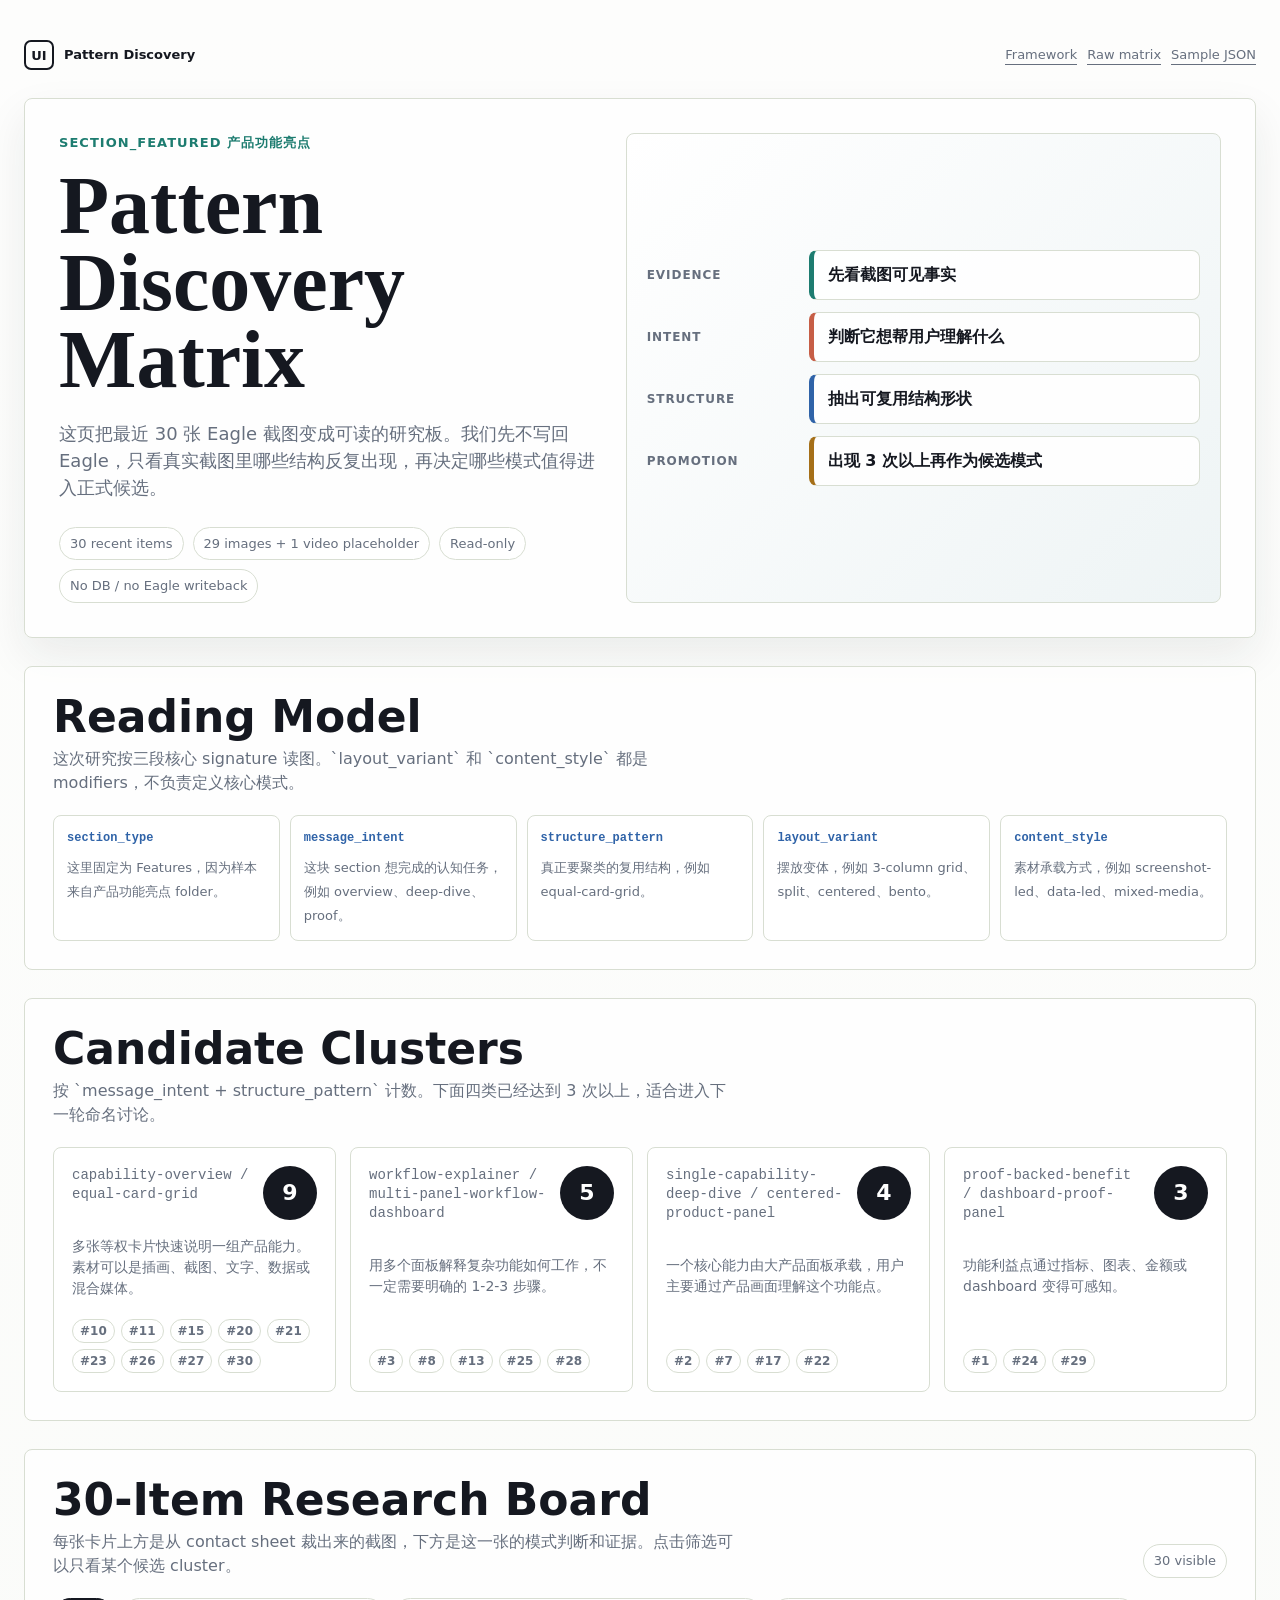
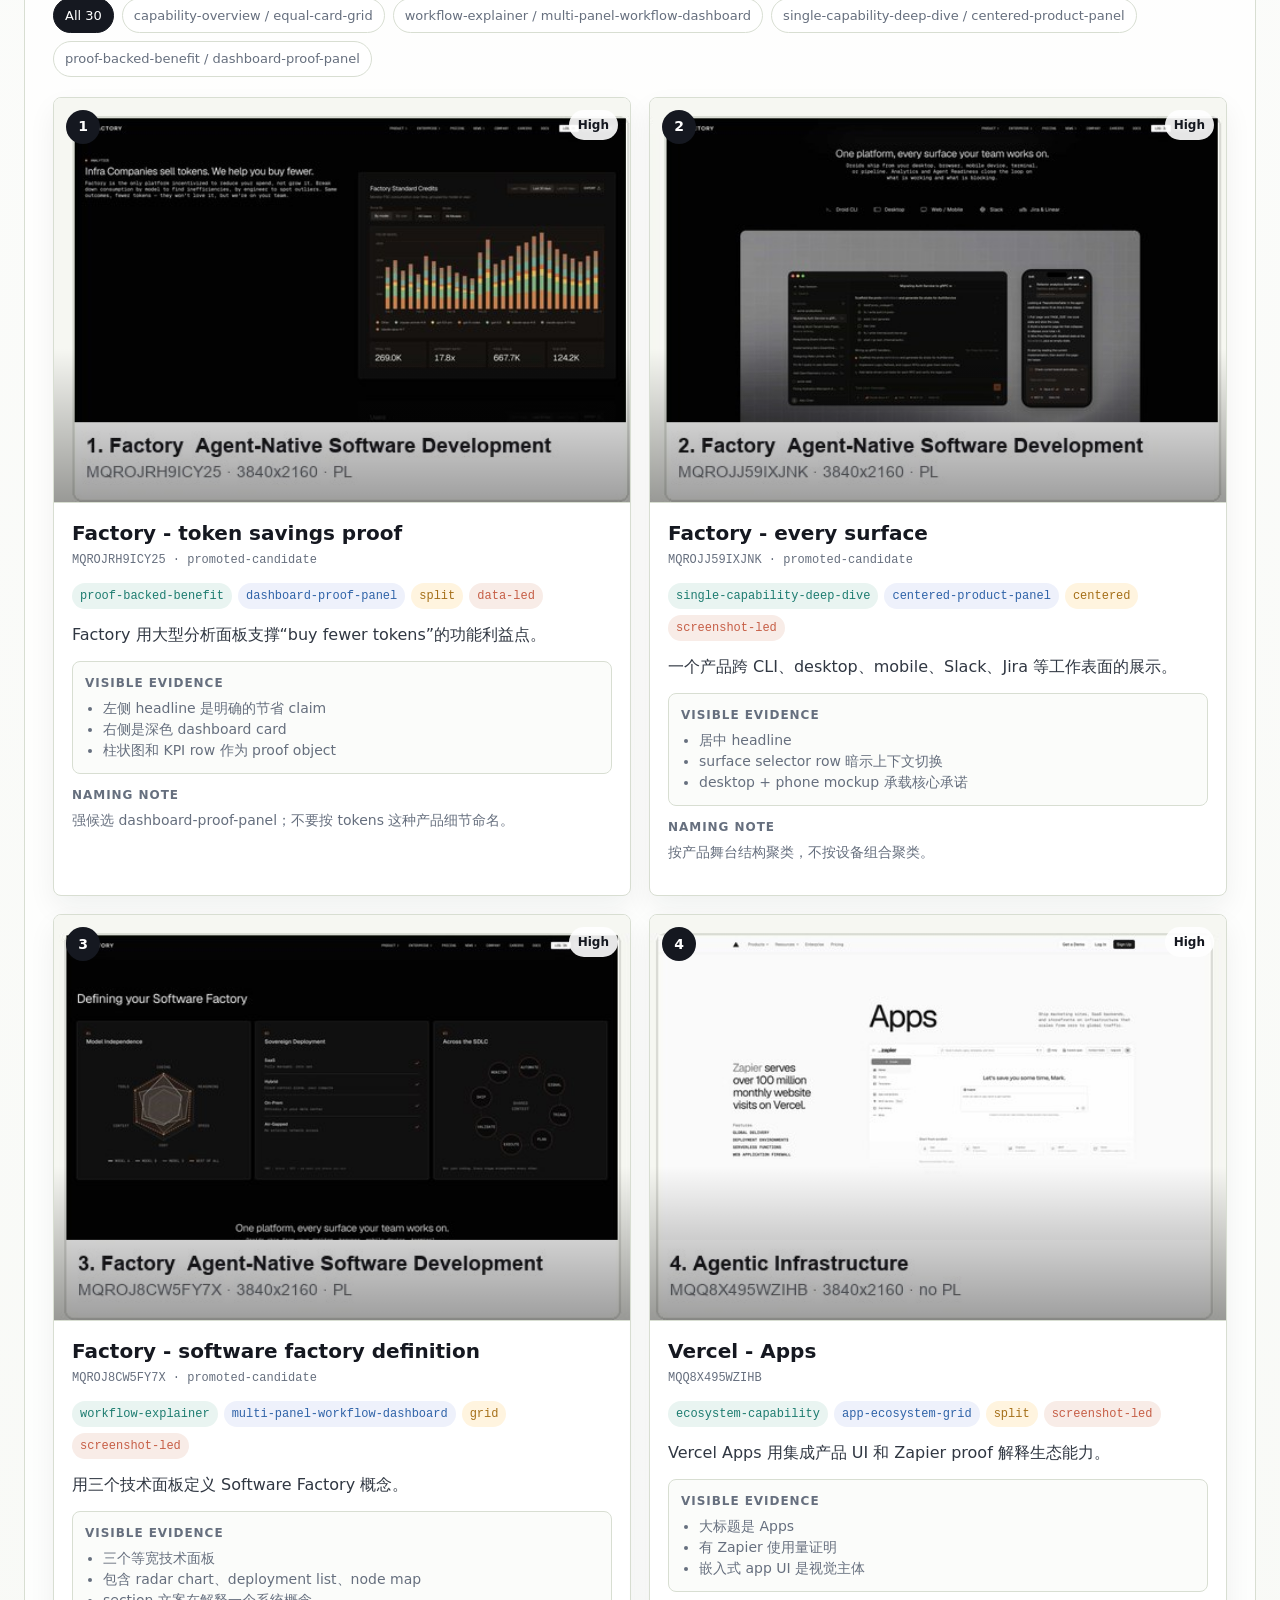
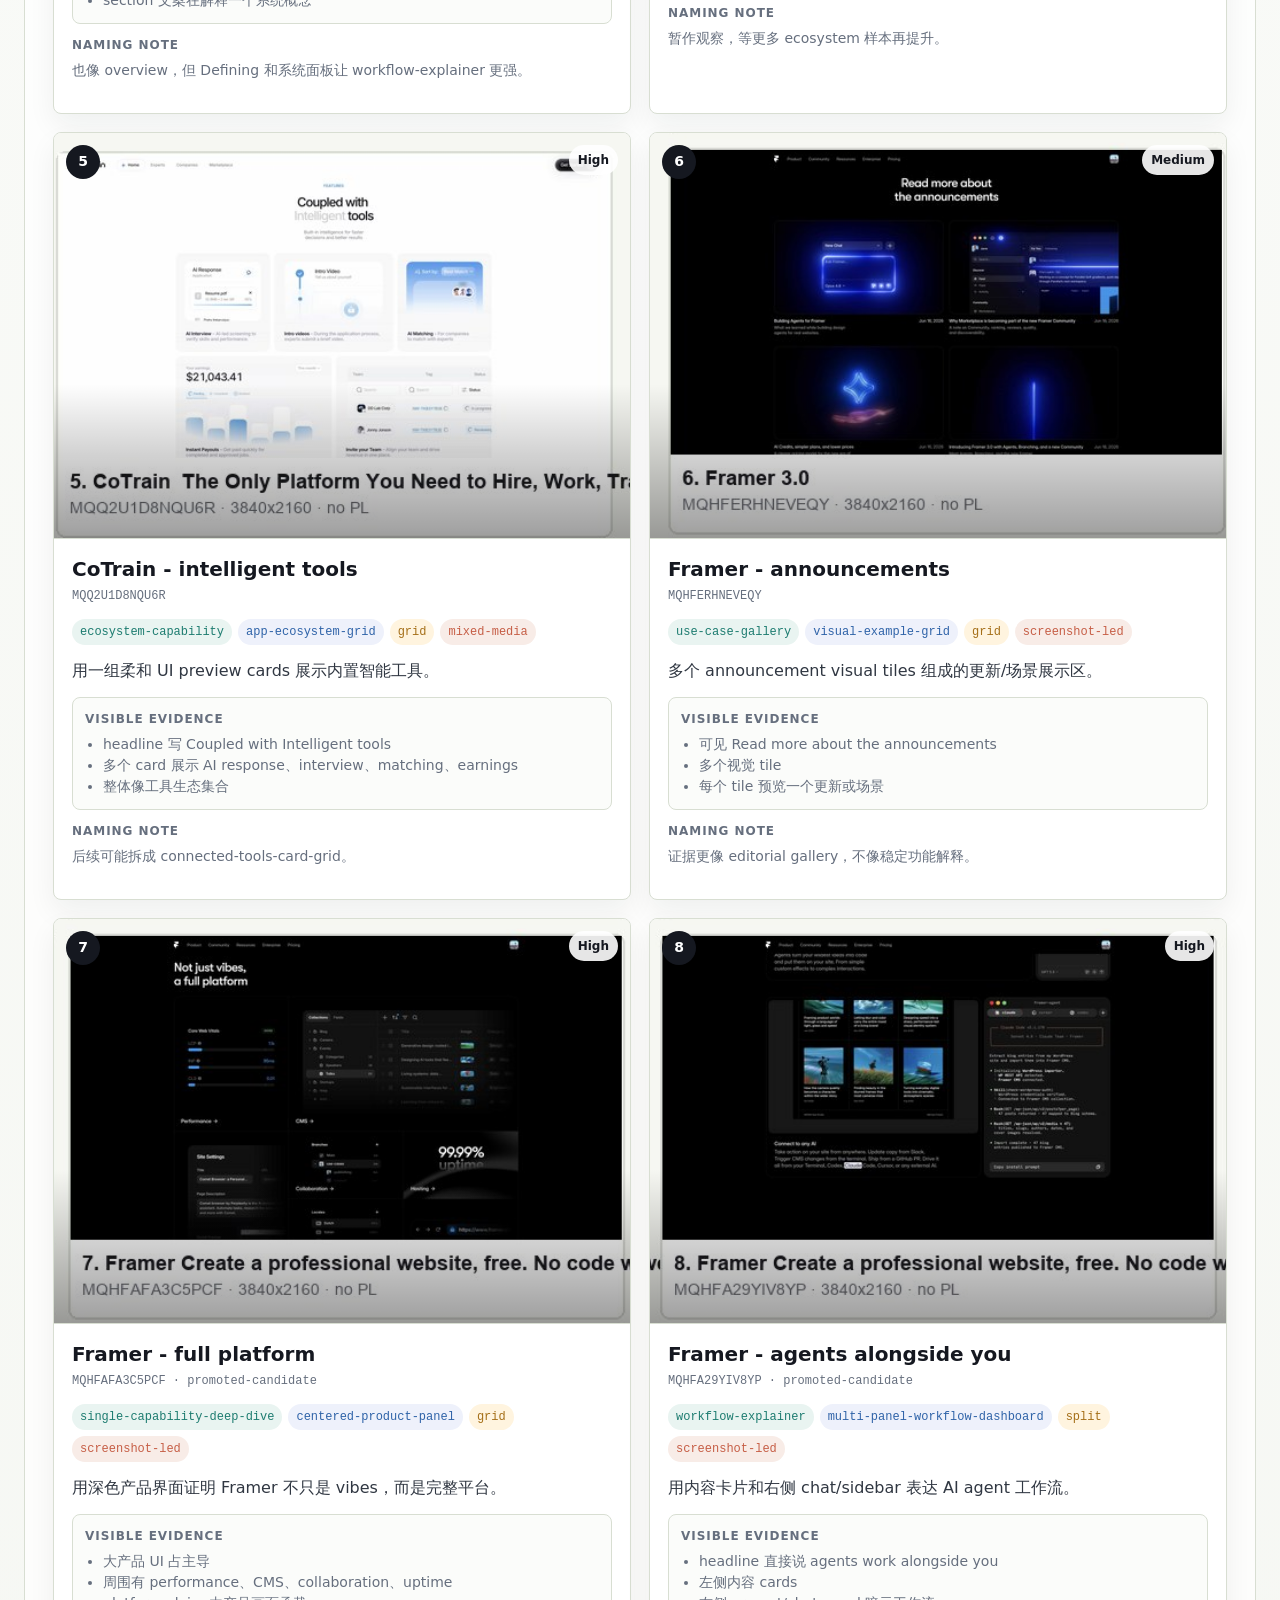
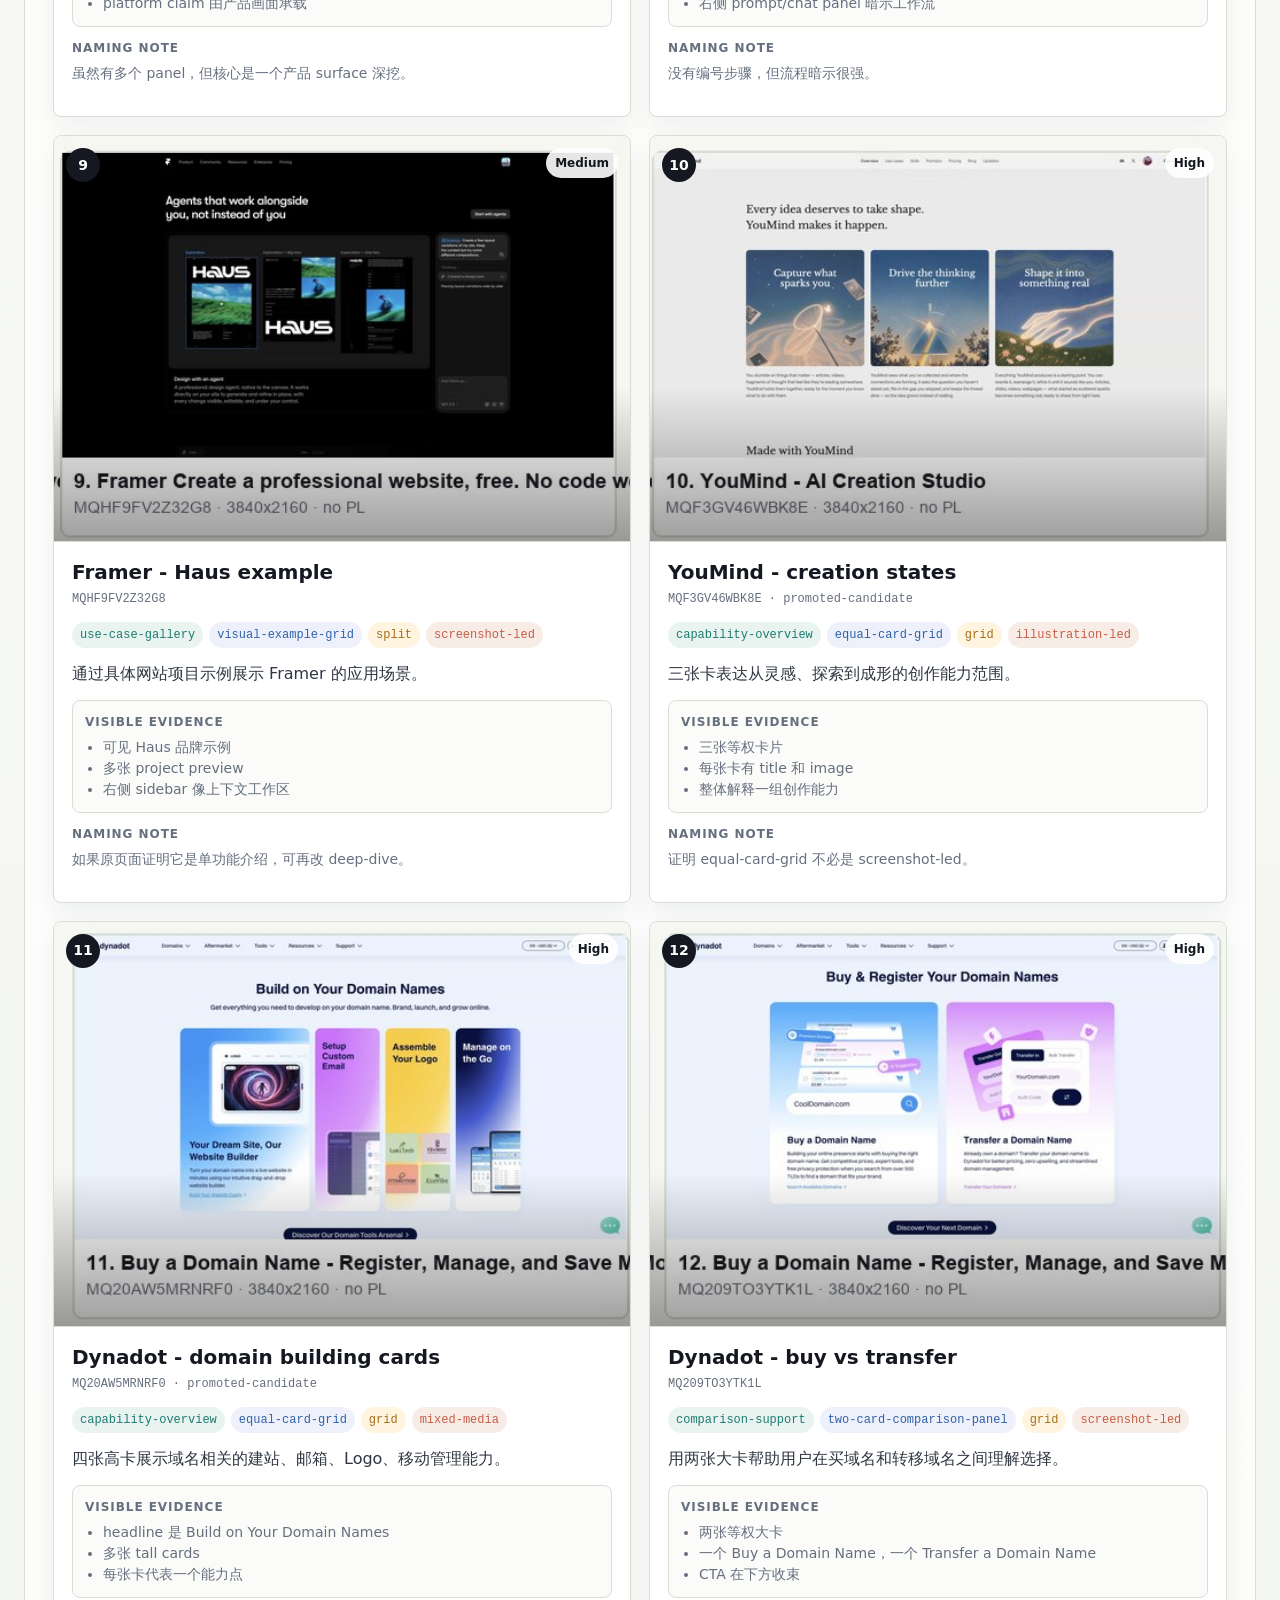
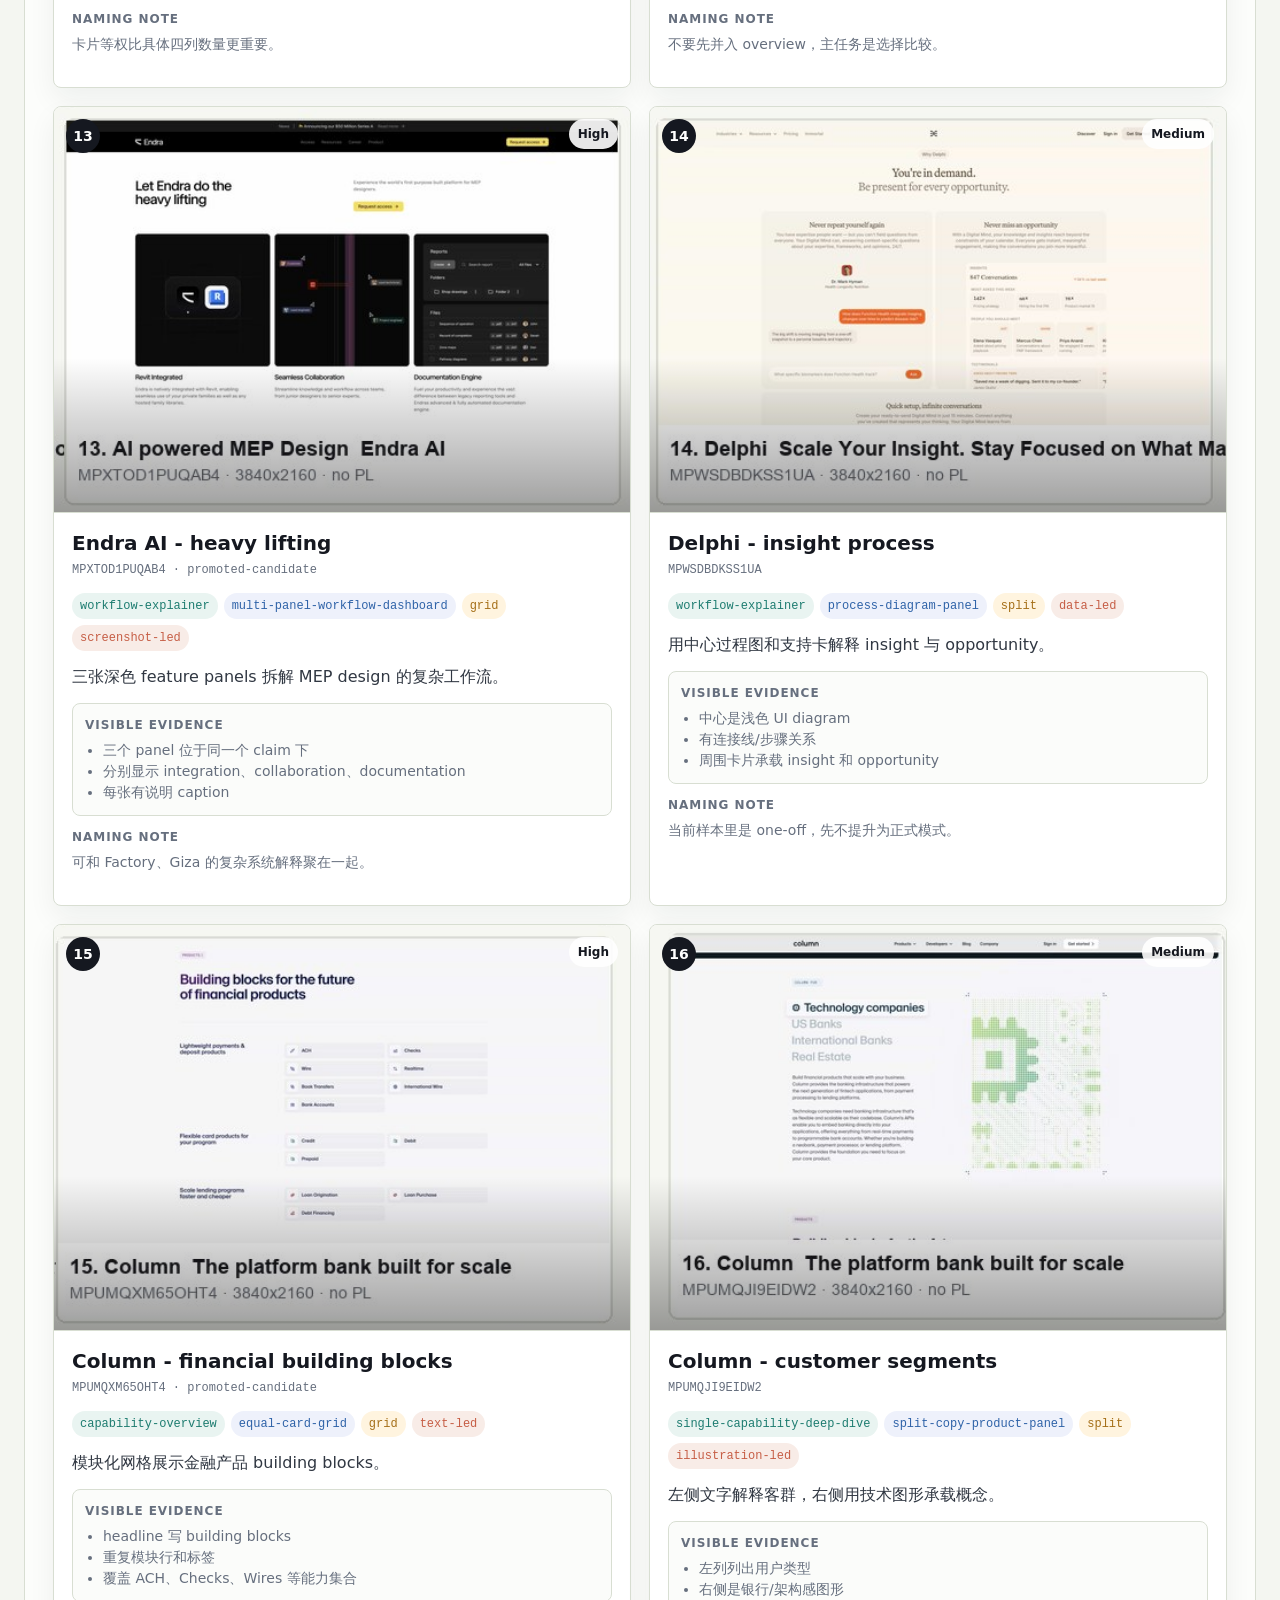
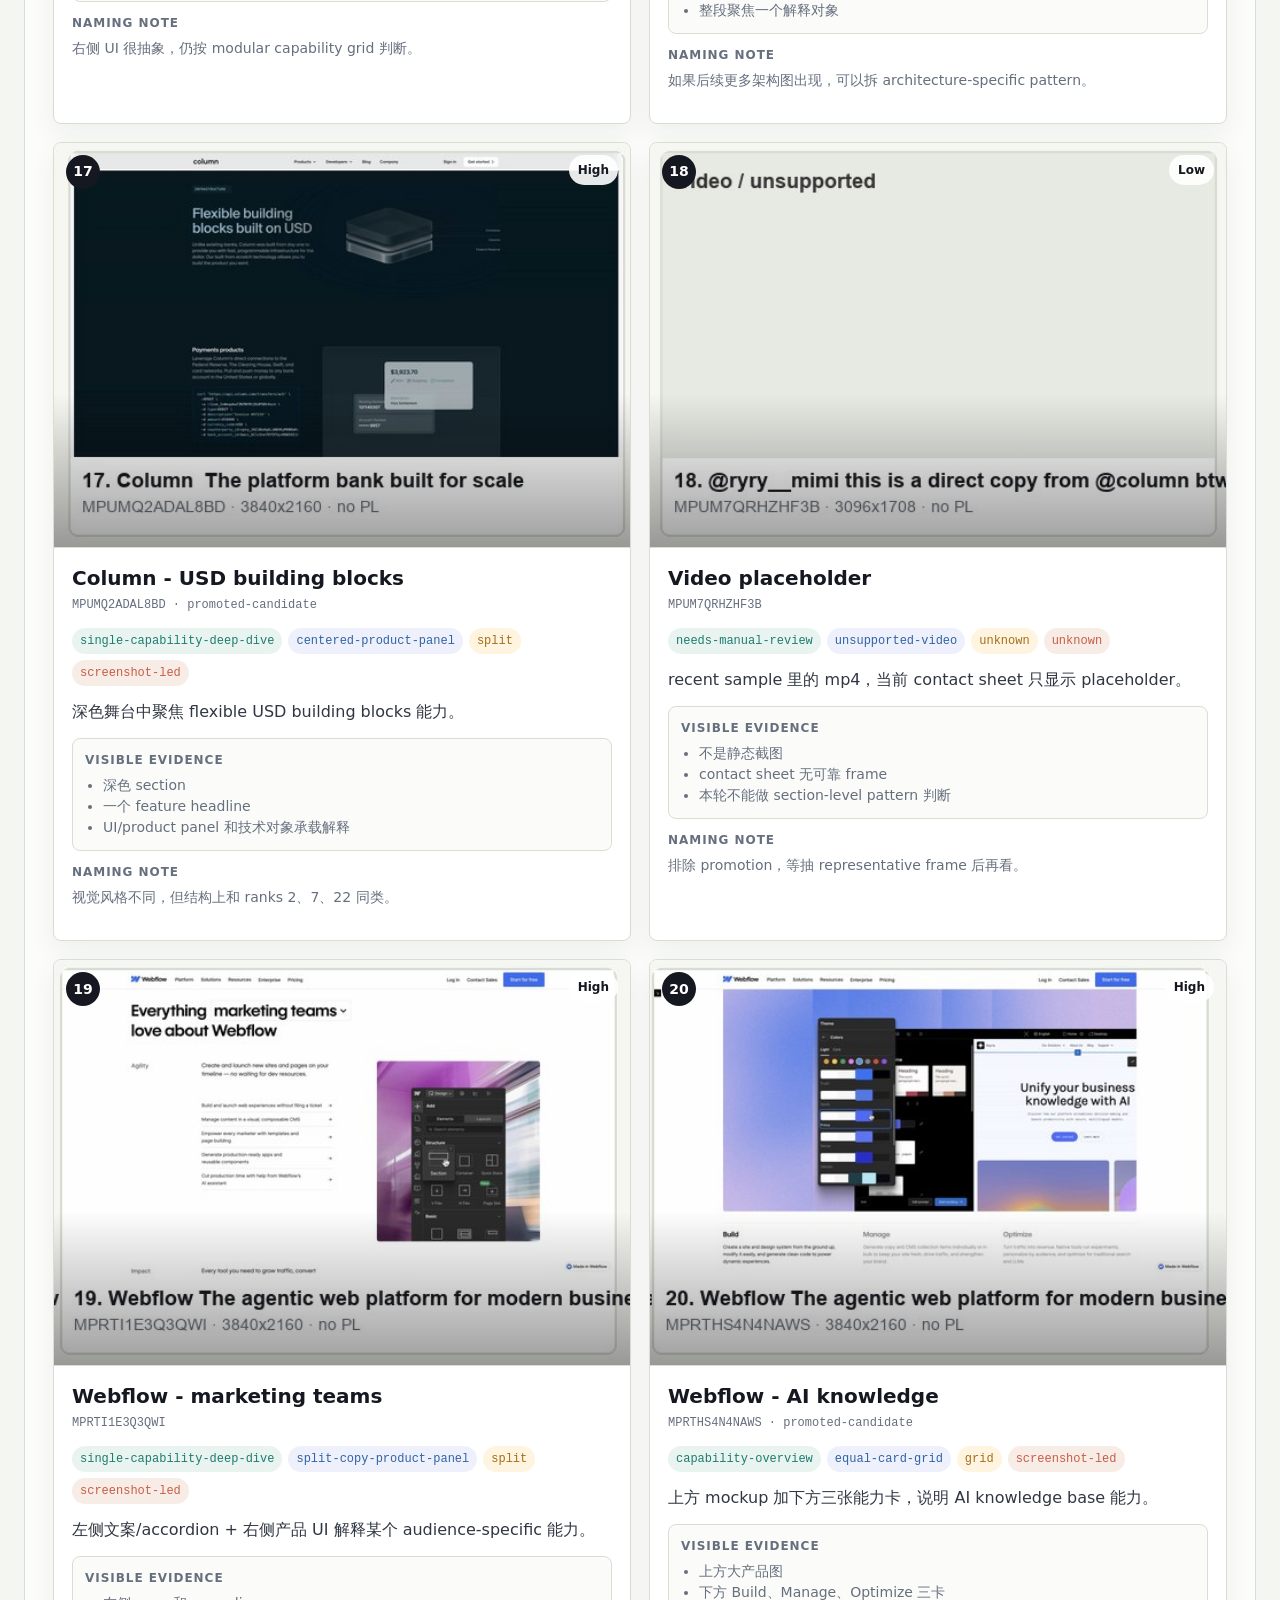
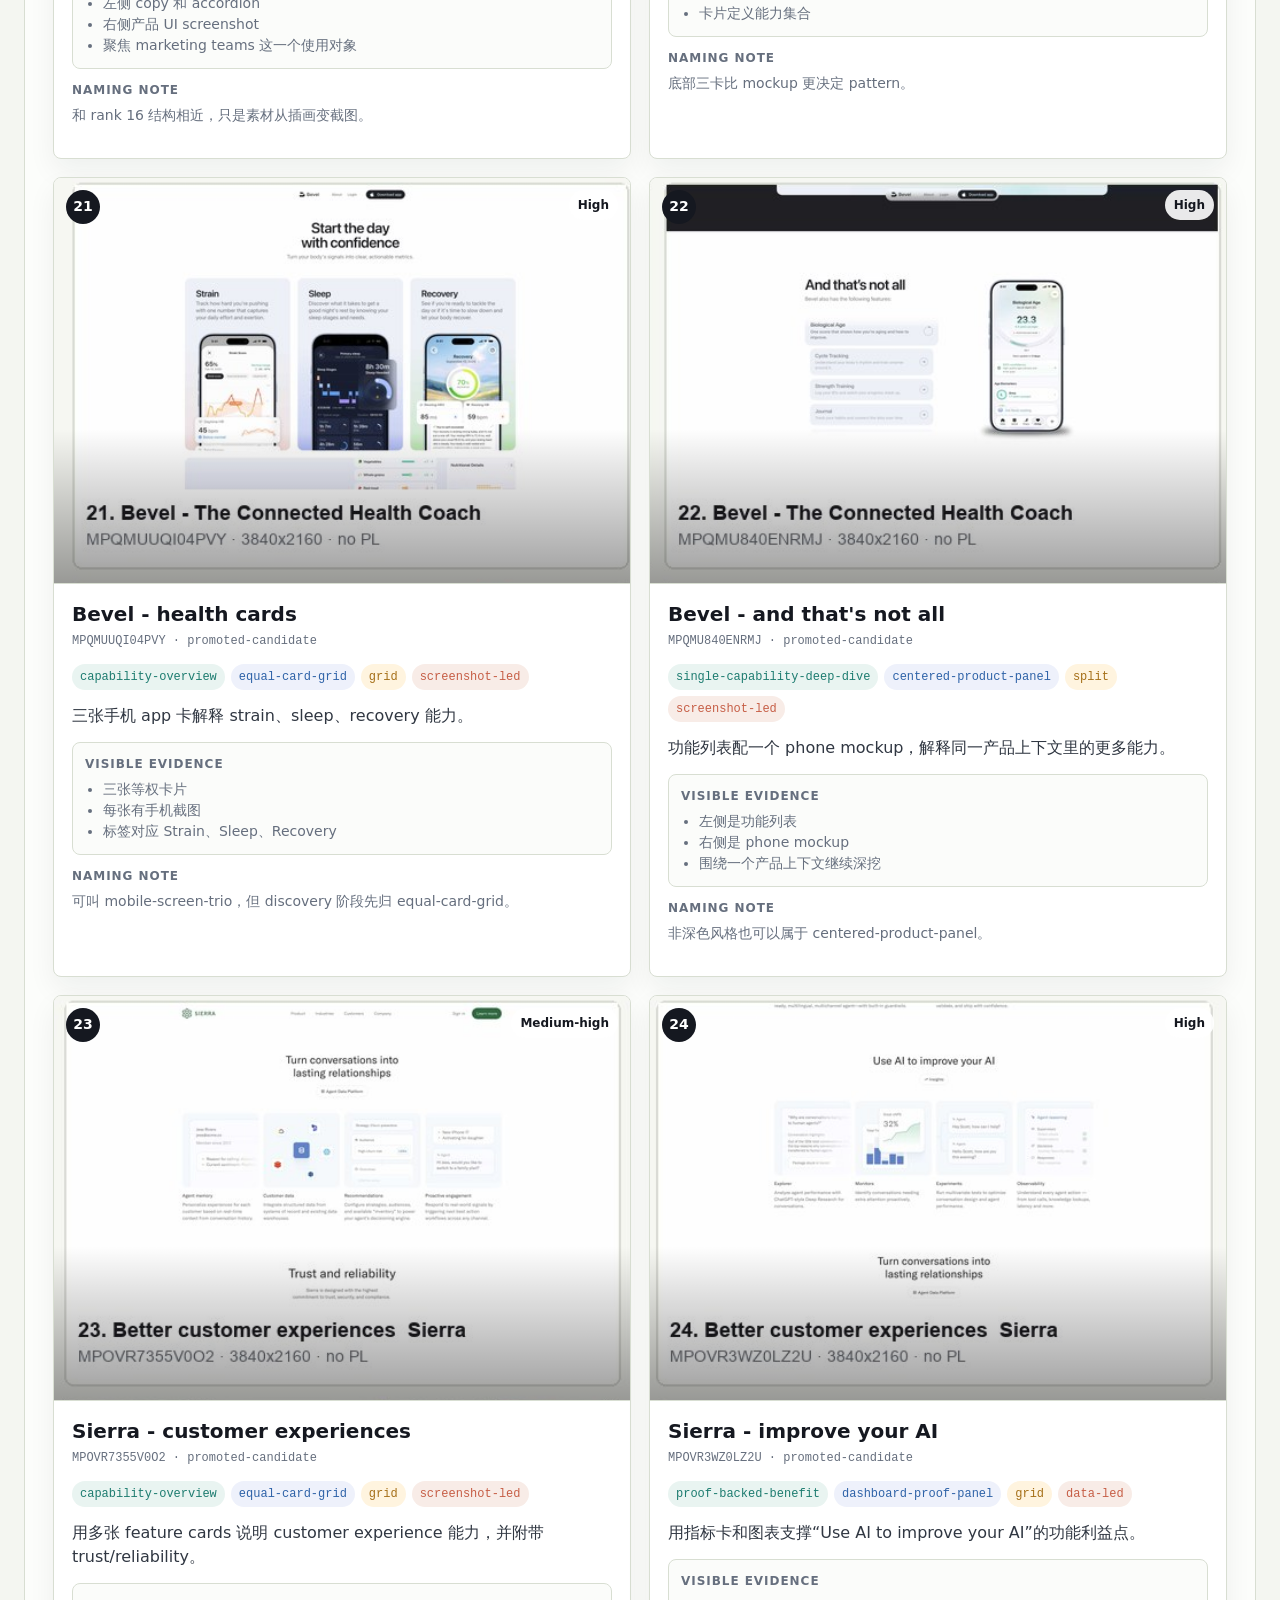
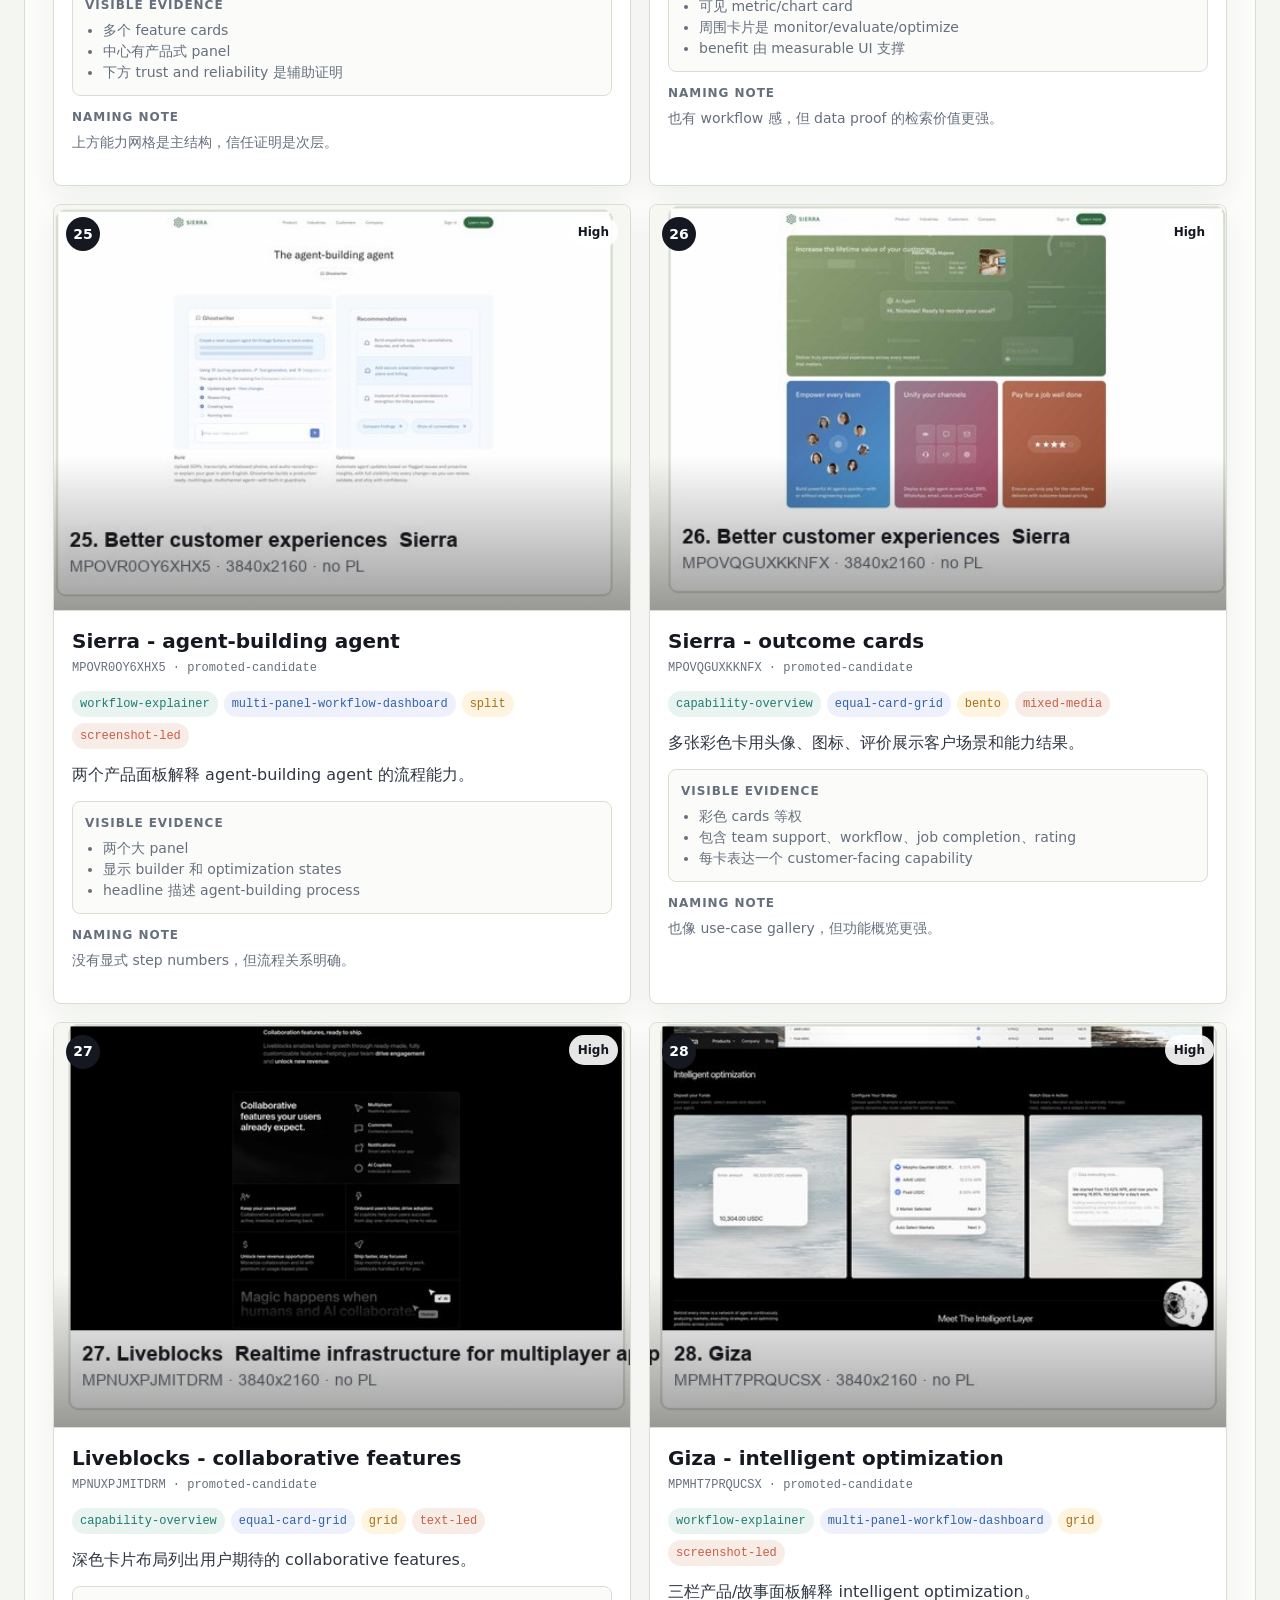
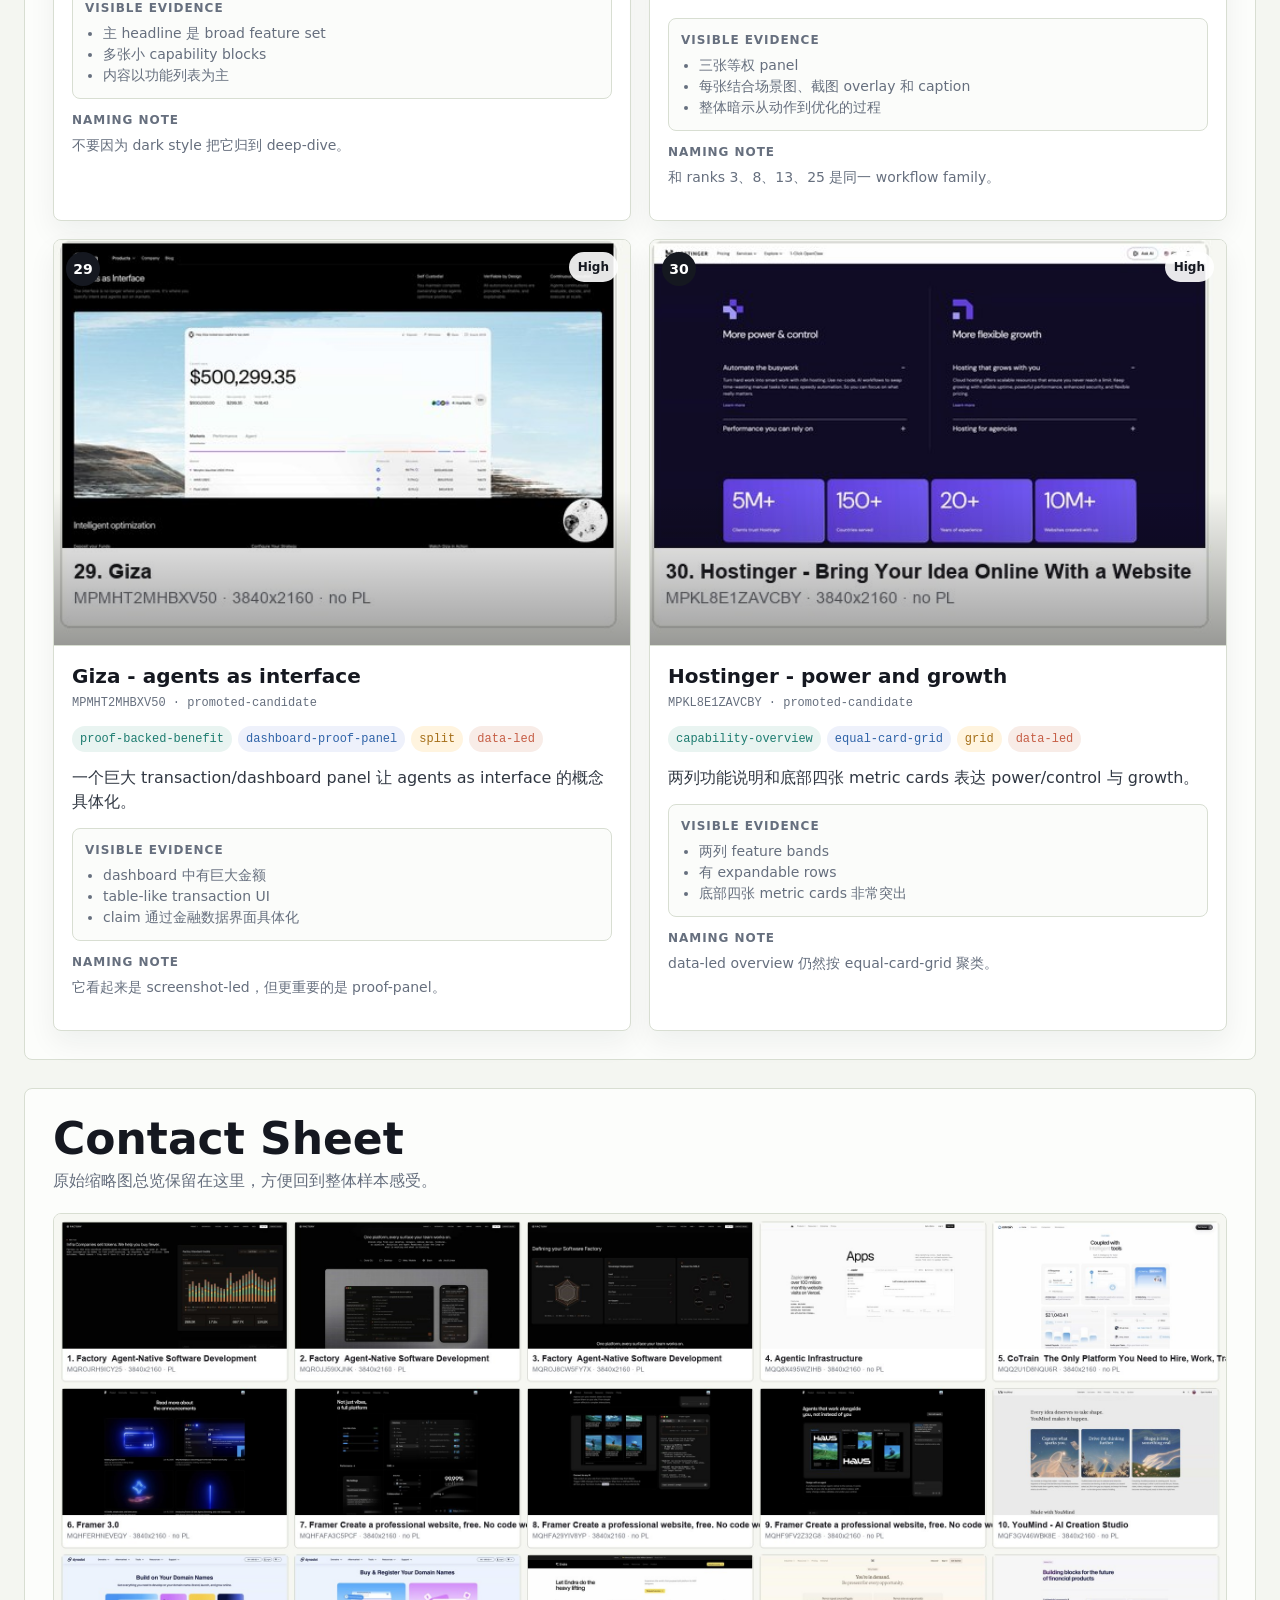
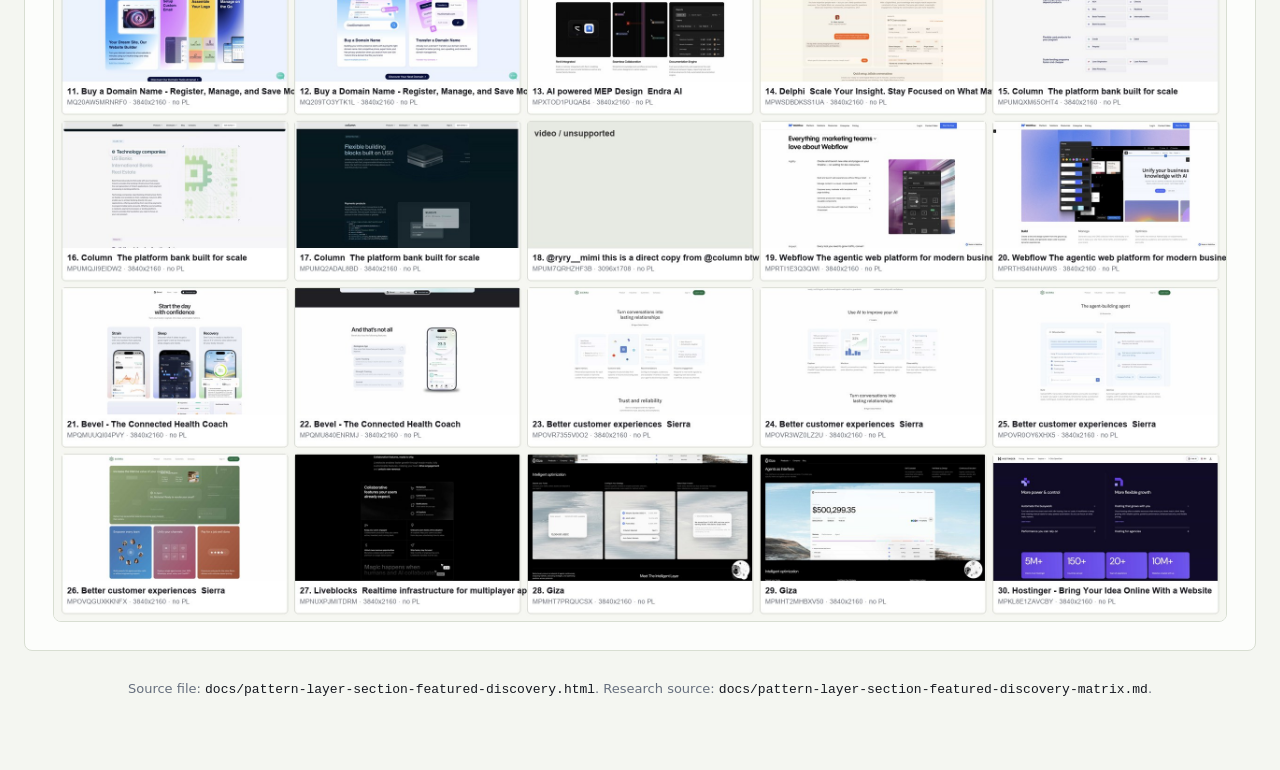
<file: docs/pattern-layer-section-featured-discovery.html>
<!doctype html>
<html lang="zh-CN">
<head>
  <meta charset="utf-8">
  <meta name="viewport" content="width=device-width, initial-scale=1">
  <title>Section Featured Pattern Discovery</title>
  <style>
    :root {
      color-scheme: light;
      --bg: #f4f6f1;
      --paper: #ffffff;
      --ink: #151820;
      --muted: #666f7e;
      --line: #d8ded2;
      --soft: #edf2ea;
      --soft-blue: #eaf1f9;
      --teal: #1d7c70;
      --blue: #2f63a8;
      --coral: #c65e46;
      --amber: #a56f18;
      --plum: #7252a3;
      --green: #557b2f;
      --shadow: 0 18px 44px rgba(25, 32, 42, 0.08);
      --radius: 8px;
    }

    * {
      box-sizing: border-box;
    }

    html {
      scroll-behavior: smooth;
    }

    body {
      margin: 0;
      background:
        linear-gradient(180deg, rgba(255,255,255,0.82), rgba(244,246,241,0.95) 42%, var(--bg)),
        var(--bg);
      color: var(--ink);
      font-family: Inter, ui-sans-serif, system-ui, -apple-system, BlinkMacSystemFont, "Segoe UI", sans-serif;
      line-height: 1.5;
    }

    a {
      color: inherit;
    }

    .page {
      max-width: 1280px;
      margin: 0 auto;
      padding: 30px 24px 72px;
    }

    .topbar {
      display: flex;
      align-items: center;
      justify-content: space-between;
      gap: 18px;
      padding: 10px 0 28px;
      color: var(--muted);
      font-size: 13px;
    }

    .brand {
      display: inline-flex;
      align-items: center;
      gap: 10px;
      color: var(--ink);
      font-weight: 800;
    }

    .mark {
      width: 30px;
      height: 30px;
      display: grid;
      place-items: center;
      border: 2px solid var(--ink);
      border-radius: 7px;
      font-size: 13px;
      line-height: 1;
    }

    .toplinks {
      display: flex;
      flex-wrap: wrap;
      justify-content: flex-end;
      gap: 10px;
    }

    .toplinks a {
      text-decoration: none;
      border-bottom: 1px solid currentColor;
    }

    .hero {
      display: grid;
      grid-template-columns: minmax(0, 0.95fr) minmax(380px, 1.05fr);
      gap: 28px;
      align-items: stretch;
      padding: 34px;
      border: 1px solid var(--line);
      border-radius: var(--radius);
      background: rgba(255,255,255,0.82);
      box-shadow: var(--shadow);
    }

    .eyebrow {
      margin: 0 0 14px;
      color: var(--teal);
      font-size: 13px;
      font-weight: 800;
      letter-spacing: 0.08em;
      text-transform: uppercase;
    }

    h1 {
      margin: 0;
      max-width: 760px;
      font-family: Georgia, "Times New Roman", serif;
      font-size: clamp(42px, 7vw, 82px);
      line-height: 0.94;
      letter-spacing: 0;
      font-weight: 650;
    }

    .lead {
      max-width: 720px;
      margin: 22px 0 0;
      color: var(--muted);
      font-size: 18px;
    }

    .hero-meta {
      display: flex;
      flex-wrap: wrap;
      gap: 9px;
      margin-top: 26px;
    }

    .pill {
      display: inline-flex;
      align-items: center;
      min-height: 30px;
      padding: 6px 10px;
      border: 1px solid var(--line);
      border-radius: 999px;
      background: var(--paper);
      color: var(--muted);
      font-size: 13px;
      white-space: nowrap;
    }

    .hero-panel {
      display: grid;
      gap: 12px;
      align-content: center;
      padding: 20px;
      border: 1px solid var(--line);
      border-radius: var(--radius);
      background: linear-gradient(135deg, #ffffff, #eef4f5);
    }

    .flow-row {
      display: grid;
      grid-template-columns: 150px 1fr;
      gap: 12px;
      align-items: center;
    }

    .flow-label {
      color: var(--muted);
      font-size: 12px;
      font-weight: 800;
      letter-spacing: 0.08em;
      text-transform: uppercase;
    }

    .flow-node {
      min-height: 48px;
      display: flex;
      align-items: center;
      padding: 12px 14px;
      border: 1px solid var(--line);
      border-left: 5px solid var(--teal);
      border-radius: var(--radius);
      background: rgba(255,255,255,0.9);
      font-weight: 800;
    }

    .flow-row:nth-child(2) .flow-node { border-left-color: var(--coral); }
    .flow-row:nth-child(3) .flow-node { border-left-color: var(--blue); }
    .flow-row:nth-child(4) .flow-node { border-left-color: var(--amber); }

    .section {
      margin-top: 28px;
      padding: 28px;
      border: 1px solid var(--line);
      border-radius: var(--radius);
      background: rgba(255,255,255,0.76);
    }

    .section-header {
      display: flex;
      align-items: end;
      justify-content: space-between;
      gap: 20px;
      margin-bottom: 20px;
    }

    h2 {
      margin: 0;
      font-size: clamp(28px, 4vw, 44px);
      line-height: 1;
      letter-spacing: 0;
    }

    .section-header p {
      max-width: 680px;
      margin: 8px 0 0;
      color: var(--muted);
    }

    .signature {
      display: grid;
      grid-template-columns: repeat(5, minmax(0, 1fr));
      gap: 10px;
      margin-top: 20px;
    }

    .signature-step {
      min-height: 92px;
      padding: 13px;
      border: 1px solid var(--line);
      border-radius: var(--radius);
      background: var(--paper);
    }

    .signature-step strong {
      display: block;
      margin-bottom: 8px;
      font-family: ui-monospace, SFMono-Regular, Menlo, Consolas, monospace;
      font-size: 12px;
      color: var(--blue);
    }

    .signature-step span {
      color: var(--muted);
      font-size: 13px;
    }

    .cluster-grid {
      display: grid;
      grid-template-columns: repeat(4, minmax(0, 1fr));
      gap: 14px;
    }

    .cluster-card {
      display: grid;
      gap: 12px;
      min-height: 245px;
      padding: 18px;
      border: 1px solid var(--line);
      border-radius: var(--radius);
      background: var(--paper);
    }

    .cluster-top {
      display: flex;
      align-items: start;
      justify-content: space-between;
      gap: 12px;
    }

    .cluster-count {
      display: grid;
      place-items: center;
      min-width: 54px;
      height: 54px;
      border-radius: 50%;
      background: var(--ink);
      color: white;
      font-size: 22px;
      font-weight: 900;
    }

    .cluster-key {
      margin: 0;
      font-family: ui-monospace, SFMono-Regular, Menlo, Consolas, monospace;
      font-size: 14px;
      line-height: 1.35;
    }

    .cluster-card p {
      margin: 0;
      color: var(--muted);
      font-size: 14px;
    }

    .rank-list {
      display: flex;
      flex-wrap: wrap;
      gap: 6px;
      margin-top: auto;
    }

    .rank-chip {
      display: inline-flex;
      align-items: center;
      justify-content: center;
      min-width: 28px;
      height: 24px;
      padding: 0 7px;
      border: 1px solid var(--line);
      border-radius: 999px;
      color: var(--muted);
      font-size: 12px;
      font-weight: 800;
    }

    .filters {
      display: flex;
      flex-wrap: wrap;
      gap: 8px;
      margin: 0 0 20px;
    }

    .filter-button {
      min-height: 34px;
      padding: 7px 11px;
      border: 1px solid var(--line);
      border-radius: 999px;
      background: var(--paper);
      color: var(--muted);
      font: inherit;
      font-size: 13px;
      cursor: pointer;
    }

    .filter-button[aria-pressed="true"] {
      border-color: var(--ink);
      background: var(--ink);
      color: white;
    }

    .matrix-grid {
      display: grid;
      grid-template-columns: repeat(2, minmax(0, 1fr));
      gap: 18px;
    }

    .item-card {
      overflow: hidden;
      border: 1px solid var(--line);
      border-radius: var(--radius);
      background: var(--paper);
      box-shadow: 0 12px 28px rgba(25, 32, 42, 0.06);
    }

    .thumb {
      position: relative;
      aspect-ratio: 1.42 / 1;
      background-image: url("assets/section-featured-recent30-contact-sheet.jpg");
      background-size: 500% 600%;
      background-position: var(--x) var(--y);
      background-repeat: no-repeat;
      border-bottom: 1px solid var(--line);
    }

    .thumb::after {
      content: "";
      position: absolute;
      inset: 0;
      background: linear-gradient(180deg, transparent 62%, rgba(0,0,0,0.38));
      pointer-events: none;
    }

    .rank-badge {
      position: absolute;
      left: 12px;
      top: 12px;
      z-index: 1;
      display: grid;
      place-items: center;
      width: 34px;
      height: 34px;
      border-radius: 50%;
      background: var(--ink);
      color: white;
      font-size: 14px;
      font-weight: 900;
    }

    .confidence {
      position: absolute;
      right: 12px;
      top: 12px;
      z-index: 1;
      padding: 6px 9px;
      border-radius: 999px;
      background: rgba(255,255,255,0.9);
      color: var(--ink);
      font-size: 12px;
      font-weight: 800;
    }

    .item-body {
      padding: 18px;
    }

    .item-title {
      margin: 0;
      font-size: 20px;
      line-height: 1.2;
      letter-spacing: 0;
    }

    .item-id {
      margin-top: 6px;
      color: var(--muted);
      font-family: ui-monospace, SFMono-Regular, Menlo, Consolas, monospace;
      font-size: 12px;
    }

    .tag-row {
      display: flex;
      flex-wrap: wrap;
      gap: 6px;
      margin-top: 14px;
    }

    .tag {
      display: inline-flex;
      align-items: center;
      min-height: 26px;
      padding: 4px 8px;
      border-radius: 999px;
      background: var(--soft);
      color: var(--ink);
      font-family: ui-monospace, SFMono-Regular, Menlo, Consolas, monospace;
      font-size: 12px;
      white-space: nowrap;
    }

    .tag.intent { background: #e9f4f1; color: var(--teal); }
    .tag.pattern { background: #eef1fb; color: var(--blue); }
    .tag.layout { background: #fff4df; color: var(--amber); }
    .tag.style { background: #f8ece7; color: var(--coral); }

    .summary {
      margin: 14px 0 0;
      color: #303742;
    }

    .evidence {
      margin: 14px 0 0;
      padding: 12px;
      border: 1px solid var(--line);
      border-radius: var(--radius);
      background: #fbfcfa;
    }

    .evidence strong,
    .note strong {
      display: block;
      margin-bottom: 6px;
      font-size: 12px;
      letter-spacing: 0.08em;
      text-transform: uppercase;
      color: var(--muted);
    }

    .evidence ul {
      margin: 0;
      padding-left: 18px;
      color: var(--muted);
      font-size: 14px;
    }

    .note {
      margin-top: 12px;
      color: var(--muted);
      font-size: 14px;
    }

    .contact-sheet {
      width: 100%;
      display: block;
      border: 1px solid var(--line);
      border-radius: var(--radius);
      background: var(--paper);
    }

    .footer {
      margin-top: 28px;
      color: var(--muted);
      font-size: 13px;
      text-align: center;
    }

    .inline-code {
      font-family: ui-monospace, SFMono-Regular, Menlo, Consolas, monospace;
      color: var(--ink);
    }

    @media (max-width: 1040px) {
      .hero,
      .matrix-grid {
        grid-template-columns: 1fr;
      }

      .cluster-grid {
        grid-template-columns: repeat(2, minmax(0, 1fr));
      }

      .signature {
        grid-template-columns: repeat(2, minmax(0, 1fr));
      }
    }

    @media (max-width: 720px) {
      .page {
        padding: 18px 14px 52px;
      }

      .topbar,
      .section-header {
        align-items: start;
        flex-direction: column;
      }

      .hero,
      .section {
        padding: 20px;
      }

      .hero {
        grid-template-columns: 1fr;
      }

      .flow-row {
        grid-template-columns: 1fr;
      }

      .cluster-grid,
      .signature {
        grid-template-columns: 1fr;
      }

      h1 {
        font-size: 44px;
      }
    }
  </style>
</head>
<body>
  <main class="page">
    <div class="topbar">
      <div class="brand"><span class="mark">UI</span> Pattern Discovery</div>
      <div class="toplinks">
        <a href="pattern-layer-framework.html">Framework</a>
        <a href="pattern-layer-section-featured-discovery-matrix.md">Raw matrix</a>
        <a href="assets/section-featured-recent30.json">Sample JSON</a>
      </div>
    </div>

    <section class="hero" aria-labelledby="page-title">
      <div>
        <p class="eyebrow">Section_Featured 产品功能亮点</p>
        <h1 id="page-title">Pattern Discovery Matrix</h1>
        <p class="lead">
          这页把最近 30 张 Eagle 截图变成可读的研究板。我们先不写回 Eagle，只看真实截图里哪些结构反复出现，再决定哪些模式值得进入正式候选。
        </p>
        <div class="hero-meta" aria-label="Research scope">
          <span class="pill">30 recent items</span>
          <span class="pill">29 images + 1 video placeholder</span>
          <span class="pill">Read-only</span>
          <span class="pill">No DB / no Eagle writeback</span>
        </div>
      </div>

      <div class="hero-panel" aria-label="Discovery method">
        <div class="flow-row">
          <div class="flow-label">Evidence</div>
          <div class="flow-node">先看截图可见事实</div>
        </div>
        <div class="flow-row">
          <div class="flow-label">Intent</div>
          <div class="flow-node">判断它想帮用户理解什么</div>
        </div>
        <div class="flow-row">
          <div class="flow-label">Structure</div>
          <div class="flow-node">抽出可复用结构形状</div>
        </div>
        <div class="flow-row">
          <div class="flow-label">Promotion</div>
          <div class="flow-node">出现 3 次以上再作为候选模式</div>
        </div>
      </div>
    </section>

    <section class="section" aria-labelledby="signature-title">
      <div class="section-header">
        <div>
          <h2 id="signature-title">Reading Model</h2>
          <p>这次研究按三段核心 signature 读图。`layout_variant` 和 `content_style` 都是 modifiers，不负责定义核心模式。</p>
        </div>
      </div>

      <div class="signature" aria-label="Pattern signature fields">
        <div class="signature-step">
          <strong>section_type</strong>
          <span>这里固定为 Features，因为样本来自产品功能亮点 folder。</span>
        </div>
        <div class="signature-step">
          <strong>message_intent</strong>
          <span>这块 section 想完成的认知任务，例如 overview、deep-dive、proof。</span>
        </div>
        <div class="signature-step">
          <strong>structure_pattern</strong>
          <span>真正要聚类的复用结构，例如 equal-card-grid。</span>
        </div>
        <div class="signature-step">
          <strong>layout_variant</strong>
          <span>摆放变体，例如 3-column grid、split、centered、bento。</span>
        </div>
        <div class="signature-step">
          <strong>content_style</strong>
          <span>素材承载方式，例如 screenshot-led、data-led、mixed-media。</span>
        </div>
      </div>
    </section>

    <section class="section" aria-labelledby="clusters-title">
      <div class="section-header">
        <div>
          <h2 id="clusters-title">Candidate Clusters</h2>
          <p>按 `message_intent + structure_pattern` 计数。下面四类已经达到 3 次以上，适合进入下一轮命名讨论。</p>
        </div>
      </div>
      <div class="cluster-grid" id="clusterGrid"></div>
    </section>

    <section class="section" aria-labelledby="matrix-title">
      <div class="section-header">
        <div>
          <h2 id="matrix-title">30-Item Research Board</h2>
          <p>每张卡片上方是从 contact sheet 裁出来的截图，下方是这一张的模式判断和证据。点击筛选可以只看某个候选 cluster。</p>
        </div>
        <span class="pill" id="visibleCount">30 visible</span>
      </div>
      <div class="filters" id="filters" aria-label="Cluster filters"></div>
      <div class="matrix-grid" id="matrixGrid"></div>
    </section>

    <section class="section" aria-labelledby="sheet-title">
      <div class="section-header">
        <div>
          <h2 id="sheet-title">Contact Sheet</h2>
          <p>原始缩略图总览保留在这里，方便回到整体样本感受。</p>
        </div>
      </div>
      <img class="contact-sheet" src="assets/section-featured-recent30-contact-sheet.jpg" alt="Recent 30 Section Featured samples contact sheet">
    </section>

    <footer class="footer">
      Source file: <span class="inline-code">docs/pattern-layer-section-featured-discovery.html</span>. Research source: <span class="inline-code">docs/pattern-layer-section-featured-discovery-matrix.md</span>.
    </footer>
  </main>

  <script>
    const clusters = [
      {
        key: "capability-overview / equal-card-grid",
        count: 9,
        ranks: [10, 11, 15, 20, 21, 23, 26, 27, 30],
        tone: "teal",
        read: "多张等权卡片快速说明一组产品能力。素材可以是插画、截图、文字、数据或混合媒体。"
      },
      {
        key: "workflow-explainer / multi-panel-workflow-dashboard",
        count: 5,
        ranks: [3, 8, 13, 25, 28],
        tone: "blue",
        read: "用多个面板解释复杂功能如何工作，不一定需要明确的 1-2-3 步骤。"
      },
      {
        key: "single-capability-deep-dive / centered-product-panel",
        count: 4,
        ranks: [2, 7, 17, 22],
        tone: "coral",
        read: "一个核心能力由大产品面板承载，用户主要通过产品画面理解这个功能点。"
      },
      {
        key: "proof-backed-benefit / dashboard-proof-panel",
        count: 3,
        ranks: [1, 24, 29],
        tone: "amber",
        read: "功能利益点通过指标、图表、金额或 dashboard 变得可感知。"
      }
    ];

    const items = [
      {
        rank: 1,
        id: "MQROJRH9ICY25",
        title: "Factory - token savings proof",
        summary: "Factory 用大型分析面板支撑“buy fewer tokens”的功能利益点。",
        intent: "proof-backed-benefit",
        pattern: "dashboard-proof-panel",
        layout: "split",
        style: "data-led",
        confidence: "High",
        evidence: ["左侧 headline 是明确的节省 claim", "右侧是深色 dashboard card", "柱状图和 KPI row 作为 proof object"],
        note: "强候选 dashboard-proof-panel；不要按 tokens 这种产品细节命名。"
      },
      {
        rank: 2,
        id: "MQROJJ59IXJNK",
        title: "Factory - every surface",
        summary: "一个产品跨 CLI、desktop、mobile、Slack、Jira 等工作表面的展示。",
        intent: "single-capability-deep-dive",
        pattern: "centered-product-panel",
        layout: "centered",
        style: "screenshot-led",
        confidence: "High",
        evidence: ["居中 headline", "surface selector row 暗示上下文切换", "desktop + phone mockup 承载核心承诺"],
        note: "按产品舞台结构聚类，不按设备组合聚类。"
      },
      {
        rank: 3,
        id: "MQROJ8CW5FY7X",
        title: "Factory - software factory definition",
        summary: "用三个技术面板定义 Software Factory 概念。",
        intent: "workflow-explainer",
        pattern: "multi-panel-workflow-dashboard",
        layout: "grid",
        style: "screenshot-led",
        confidence: "High",
        evidence: ["三个等宽技术面板", "包含 radar chart、deployment list、node map", "section 文案在解释一个系统概念"],
        note: "也像 overview，但 Defining 和系统面板让 workflow-explainer 更强。"
      },
      {
        rank: 4,
        id: "MQQ8X495WZIHB",
        title: "Vercel - Apps",
        summary: "Vercel Apps 用集成产品 UI 和 Zapier proof 解释生态能力。",
        intent: "ecosystem-capability",
        pattern: "app-ecosystem-grid",
        layout: "split",
        style: "screenshot-led",
        confidence: "High",
        evidence: ["大标题是 Apps", "有 Zapier 使用量证明", "嵌入式 app UI 是视觉主体"],
        note: "暂作观察，等更多 ecosystem 样本再提升。"
      },
      {
        rank: 5,
        id: "MQQ2U1D8NQU6R",
        title: "CoTrain - intelligent tools",
        summary: "用一组柔和 UI preview cards 展示内置智能工具。",
        intent: "ecosystem-capability",
        pattern: "app-ecosystem-grid",
        layout: "grid",
        style: "mixed-media",
        confidence: "High",
        evidence: ["headline 写 Coupled with Intelligent tools", "多个 card 展示 AI response、interview、matching、earnings", "整体像工具生态集合"],
        note: "后续可能拆成 connected-tools-card-grid。"
      },
      {
        rank: 6,
        id: "MQHFERHNEVEQY",
        title: "Framer - announcements",
        summary: "多个 announcement visual tiles 组成的更新/场景展示区。",
        intent: "use-case-gallery",
        pattern: "visual-example-grid",
        layout: "grid",
        style: "screenshot-led",
        confidence: "Medium",
        evidence: ["可见 Read more about the announcements", "多个视觉 tile", "每个 tile 预览一个更新或场景"],
        note: "证据更像 editorial gallery，不像稳定功能解释。"
      },
      {
        rank: 7,
        id: "MQHFAFA3C5PCF",
        title: "Framer - full platform",
        summary: "用深色产品界面证明 Framer 不只是 vibes，而是完整平台。",
        intent: "single-capability-deep-dive",
        pattern: "centered-product-panel",
        layout: "grid",
        style: "screenshot-led",
        confidence: "High",
        evidence: ["大产品 UI 占主导", "周围有 performance、CMS、collaboration、uptime", "platform claim 由产品画面承载"],
        note: "虽然有多个 panel，但核心是一个产品 surface 深挖。"
      },
      {
        rank: 8,
        id: "MQHFA29YIV8YP",
        title: "Framer - agents alongside you",
        summary: "用内容卡片和右侧 chat/sidebar 表达 AI agent 工作流。",
        intent: "workflow-explainer",
        pattern: "multi-panel-workflow-dashboard",
        layout: "split",
        style: "screenshot-led",
        confidence: "High",
        evidence: ["headline 直接说 agents work alongside you", "左侧内容 cards", "右侧 prompt/chat panel 暗示工作流"],
        note: "没有编号步骤，但流程暗示很强。"
      },
      {
        rank: 9,
        id: "MQHF9FV2Z32G8",
        title: "Framer - Haus example",
        summary: "通过具体网站项目示例展示 Framer 的应用场景。",
        intent: "use-case-gallery",
        pattern: "visual-example-grid",
        layout: "split",
        style: "screenshot-led",
        confidence: "Medium",
        evidence: ["可见 Haus 品牌示例", "多张 project preview", "右侧 sidebar 像上下文工作区"],
        note: "如果原页面证明它是单功能介绍，可再改 deep-dive。"
      },
      {
        rank: 10,
        id: "MQF3GV46WBK8E",
        title: "YouMind - creation states",
        summary: "三张卡表达从灵感、探索到成形的创作能力范围。",
        intent: "capability-overview",
        pattern: "equal-card-grid",
        layout: "grid",
        style: "illustration-led",
        confidence: "High",
        evidence: ["三张等权卡片", "每张卡有 title 和 image", "整体解释一组创作能力"],
        note: "证明 equal-card-grid 不必是 screenshot-led。"
      },
      {
        rank: 11,
        id: "MQ20AW5MRNRF0",
        title: "Dynadot - domain building cards",
        summary: "四张高卡展示域名相关的建站、邮箱、Logo、移动管理能力。",
        intent: "capability-overview",
        pattern: "equal-card-grid",
        layout: "grid",
        style: "mixed-media",
        confidence: "High",
        evidence: ["headline 是 Build on Your Domain Names", "多张 tall cards", "每张卡代表一个能力点"],
        note: "卡片等权比具体四列数量更重要。"
      },
      {
        rank: 12,
        id: "MQ209TO3YTK1L",
        title: "Dynadot - buy vs transfer",
        summary: "用两张大卡帮助用户在买域名和转移域名之间理解选择。",
        intent: "comparison-support",
        pattern: "two-card-comparison-panel",
        layout: "grid",
        style: "screenshot-led",
        confidence: "High",
        evidence: ["两张等权大卡", "一个 Buy a Domain Name，一个 Transfer a Domain Name", "CTA 在下方收束"],
        note: "不要先并入 overview，主任务是选择比较。"
      },
      {
        rank: 13,
        id: "MPXTOD1PUQAB4",
        title: "Endra AI - heavy lifting",
        summary: "三张深色 feature panels 拆解 MEP design 的复杂工作流。",
        intent: "workflow-explainer",
        pattern: "multi-panel-workflow-dashboard",
        layout: "grid",
        style: "screenshot-led",
        confidence: "High",
        evidence: ["三个 panel 位于同一个 claim 下", "分别显示 integration、collaboration、documentation", "每张有说明 caption"],
        note: "可和 Factory、Giza 的复杂系统解释聚在一起。"
      },
      {
        rank: 14,
        id: "MPWSDBDKSS1UA",
        title: "Delphi - insight process",
        summary: "用中心过程图和支持卡解释 insight 与 opportunity。",
        intent: "workflow-explainer",
        pattern: "process-diagram-panel",
        layout: "split",
        style: "data-led",
        confidence: "Medium",
        evidence: ["中心是浅色 UI diagram", "有连接线/步骤关系", "周围卡片承载 insight 和 opportunity"],
        note: "当前样本里是 one-off，先不提升为正式模式。"
      },
      {
        rank: 15,
        id: "MPUMQXM65OHT4",
        title: "Column - financial building blocks",
        summary: "模块化网格展示金融产品 building blocks。",
        intent: "capability-overview",
        pattern: "equal-card-grid",
        layout: "grid",
        style: "text-led",
        confidence: "High",
        evidence: ["headline 写 building blocks", "重复模块行和标签", "覆盖 ACH、Checks、Wires 等能力集合"],
        note: "右侧 UI 很抽象，仍按 modular capability grid 判断。"
      },
      {
        rank: 16,
        id: "MPUMQJI9EIDW2",
        title: "Column - customer segments",
        summary: "左侧文字解释客群，右侧用技术图形承载概念。",
        intent: "single-capability-deep-dive",
        pattern: "split-copy-product-panel",
        layout: "split",
        style: "illustration-led",
        confidence: "Medium",
        evidence: ["左列列出用户类型", "右侧是银行/架构感图形", "整段聚焦一个解释对象"],
        note: "如果后续更多架构图出现，可以拆 architecture-specific pattern。"
      },
      {
        rank: 17,
        id: "MPUMQ2ADAL8BD",
        title: "Column - USD building blocks",
        summary: "深色舞台中聚焦 flexible USD building blocks 能力。",
        intent: "single-capability-deep-dive",
        pattern: "centered-product-panel",
        layout: "split",
        style: "screenshot-led",
        confidence: "High",
        evidence: ["深色 section", "一个 feature headline", "UI/product panel 和技术对象承载解释"],
        note: "视觉风格不同，但结构上和 ranks 2、7、22 同类。"
      },
      {
        rank: 18,
        id: "MPUM7QRHZHF3B",
        title: "Video placeholder",
        summary: "recent sample 里的 mp4，当前 contact sheet 只显示 placeholder。",
        intent: "needs-manual-review",
        pattern: "unsupported-video",
        layout: "unknown",
        style: "unknown",
        confidence: "Low",
        evidence: ["不是静态截图", "contact sheet 无可靠 frame", "本轮不能做 section-level pattern 判断"],
        note: "排除 promotion，等抽 representative frame 后再看。"
      },
      {
        rank: 19,
        id: "MPRTI1E3Q3QWI",
        title: "Webflow - marketing teams",
        summary: "左侧文案/accordion + 右侧产品 UI 解释某个 audience-specific 能力。",
        intent: "single-capability-deep-dive",
        pattern: "split-copy-product-panel",
        layout: "split",
        style: "screenshot-led",
        confidence: "High",
        evidence: ["左侧 copy 和 accordion", "右侧产品 UI screenshot", "聚焦 marketing teams 这一个使用对象"],
        note: "和 rank 16 结构相近，只是素材从插画变截图。"
      },
      {
        rank: 20,
        id: "MPRTHS4N4NAWS",
        title: "Webflow - AI knowledge",
        summary: "上方 mockup 加下方三张能力卡，说明 AI knowledge base 能力。",
        intent: "capability-overview",
        pattern: "equal-card-grid",
        layout: "grid",
        style: "screenshot-led",
        confidence: "High",
        evidence: ["上方大产品图", "下方 Build、Manage、Optimize 三卡", "卡片定义能力集合"],
        note: "底部三卡比 mockup 更决定 pattern。"
      },
      {
        rank: 21,
        id: "MPQMUUQI04PVY",
        title: "Bevel - health cards",
        summary: "三张手机 app 卡解释 strain、sleep、recovery 能力。",
        intent: "capability-overview",
        pattern: "equal-card-grid",
        layout: "grid",
        style: "screenshot-led",
        confidence: "High",
        evidence: ["三张等权卡片", "每张有手机截图", "标签对应 Strain、Sleep、Recovery"],
        note: "可叫 mobile-screen-trio，但 discovery 阶段先归 equal-card-grid。"
      },
      {
        rank: 22,
        id: "MPQMU840ENRMJ",
        title: "Bevel - and that's not all",
        summary: "功能列表配一个 phone mockup，解释同一产品上下文里的更多能力。",
        intent: "single-capability-deep-dive",
        pattern: "centered-product-panel",
        layout: "split",
        style: "screenshot-led",
        confidence: "High",
        evidence: ["左侧是功能列表", "右侧是 phone mockup", "围绕一个产品上下文继续深挖"],
        note: "非深色风格也可以属于 centered-product-panel。"
      },
      {
        rank: 23,
        id: "MPOVR7355V0O2",
        title: "Sierra - customer experiences",
        summary: "用多张 feature cards 说明 customer experience 能力，并附带 trust/reliability。",
        intent: "capability-overview",
        pattern: "equal-card-grid",
        layout: "grid",
        style: "screenshot-led",
        confidence: "Medium-high",
        evidence: ["多个 feature cards", "中心有产品式 panel", "下方 trust and reliability 是辅助证明"],
        note: "上方能力网格是主结构，信任证明是次层。"
      },
      {
        rank: 24,
        id: "MPOVR3WZ0LZ2U",
        title: "Sierra - improve your AI",
        summary: "用指标卡和图表支撑“Use AI to improve your AI”的功能利益点。",
        intent: "proof-backed-benefit",
        pattern: "dashboard-proof-panel",
        layout: "grid",
        style: "data-led",
        confidence: "High",
        evidence: ["可见 metric/chart card", "周围卡片是 monitor/evaluate/optimize", "benefit 由 measurable UI 支撑"],
        note: "也有 workflow 感，但 data proof 的检索价值更强。"
      },
      {
        rank: 25,
        id: "MPOVR0OY6XHX5",
        title: "Sierra - agent-building agent",
        summary: "两个产品面板解释 agent-building agent 的流程能力。",
        intent: "workflow-explainer",
        pattern: "multi-panel-workflow-dashboard",
        layout: "split",
        style: "screenshot-led",
        confidence: "High",
        evidence: ["两个大 panel", "显示 builder 和 optimization states", "headline 描述 agent-building process"],
        note: "没有显式 step numbers，但流程关系明确。"
      },
      {
        rank: 26,
        id: "MPOVQGUXKKNFX",
        title: "Sierra - outcome cards",
        summary: "多张彩色卡用头像、图标、评价展示客户场景和能力结果。",
        intent: "capability-overview",
        pattern: "equal-card-grid",
        layout: "bento",
        style: "mixed-media",
        confidence: "High",
        evidence: ["彩色 cards 等权", "包含 team support、workflow、job completion、rating", "每卡表达一个 customer-facing capability"],
        note: "也像 use-case gallery，但功能概览更强。"
      },
      {
        rank: 27,
        id: "MPNUXPJMITDRM",
        title: "Liveblocks - collaborative features",
        summary: "深色卡片布局列出用户期待的 collaborative features。",
        intent: "capability-overview",
        pattern: "equal-card-grid",
        layout: "grid",
        style: "text-led",
        confidence: "High",
        evidence: ["主 headline 是 broad feature set", "多张小 capability blocks", "内容以功能列表为主"],
        note: "不要因为 dark style 把它归到 deep-dive。"
      },
      {
        rank: 28,
        id: "MPMHT7PRQUCSX",
        title: "Giza - intelligent optimization",
        summary: "三栏产品/故事面板解释 intelligent optimization。",
        intent: "workflow-explainer",
        pattern: "multi-panel-workflow-dashboard",
        layout: "grid",
        style: "screenshot-led",
        confidence: "High",
        evidence: ["三张等权 panel", "每张结合场景图、截图 overlay 和 caption", "整体暗示从动作到优化的过程"],
        note: "和 ranks 3、8、13、25 是同一 workflow family。"
      },
      {
        rank: 29,
        id: "MPMHT2MHBXV50",
        title: "Giza - agents as interface",
        summary: "一个巨大 transaction/dashboard panel 让 agents as interface 的概念具体化。",
        intent: "proof-backed-benefit",
        pattern: "dashboard-proof-panel",
        layout: "split",
        style: "data-led",
        confidence: "High",
        evidence: ["dashboard 中有巨大金额", "table-like transaction UI", "claim 通过金融数据界面具体化"],
        note: "它看起来是 screenshot-led，但更重要的是 proof-panel。"
      },
      {
        rank: 30,
        id: "MPKL8E1ZAVCBY",
        title: "Hostinger - power and growth",
        summary: "两列功能说明和底部四张 metric cards 表达 power/control 与 growth。",
        intent: "capability-overview",
        pattern: "equal-card-grid",
        layout: "grid",
        style: "data-led",
        confidence: "High",
        evidence: ["两列 feature bands", "有 expandable rows", "底部四张 metric cards 非常突出"],
        note: "data-led overview 仍然按 equal-card-grid 聚类。"
      }
    ];

    const clusterMap = new Map(clusters.map((cluster) => [cluster.key, cluster]));
    const clusterGrid = document.querySelector("#clusterGrid");
    const matrixGrid = document.querySelector("#matrixGrid");
    const filters = document.querySelector("#filters");
    const visibleCount = document.querySelector("#visibleCount");
    let activeFilter = "all";

    function clusterKey(item) {
      return `${item.intent} / ${item.pattern}`;
    }

    function positionForRank(rank) {
      const col = (rank - 1) % 5;
      const row = Math.floor((rank - 1) / 5);
      return {
        x: `${(col / 4) * 100}%`,
        y: `${(row / 5) * 100}%`
      };
    }

    function escapeHtml(value) {
      return String(value)
        .replace(/&/g, "&amp;")
        .replace(/</g, "&lt;")
        .replace(/>/g, "&gt;")
        .replace(/"/g, "&quot;");
    }

    function renderClusters() {
      clusterGrid.innerHTML = clusters.map((cluster) => `
        <article class="cluster-card">
          <div class="cluster-top">
            <p class="cluster-key">${escapeHtml(cluster.key)}</p>
            <div class="cluster-count">${cluster.count}</div>
          </div>
          <p>${escapeHtml(cluster.read)}</p>
          <div class="rank-list" aria-label="Ranks in cluster">
            ${cluster.ranks.map((rank) => `<span class="rank-chip">#${rank}</span>`).join("")}
          </div>
        </article>
      `).join("");
    }

    function renderFilters() {
      const buttons = [
        { key: "all", label: "All 30" },
        ...clusters.map((cluster) => ({ key: cluster.key, label: cluster.key }))
      ];

      filters.innerHTML = buttons.map((button) => `
        <button class="filter-button" type="button" data-filter="${escapeHtml(button.key)}" aria-pressed="${button.key === activeFilter}">
          ${escapeHtml(button.label)}
        </button>
      `).join("");
    }

    function renderItems() {
      const visibleItems = activeFilter === "all"
        ? items
        : items.filter((item) => clusterKey(item) === activeFilter);

      visibleCount.textContent = `${visibleItems.length} visible`;

      matrixGrid.innerHTML = visibleItems.map((item) => {
        const position = positionForRank(item.rank);
        const key = clusterKey(item);
        const promoted = clusterMap.has(key);
        return `
          <article class="item-card">
            <div class="thumb" style="--x: ${position.x}; --y: ${position.y};" role="img" aria-label="Thumbnail for rank ${item.rank}">
              <div class="rank-badge">${item.rank}</div>
              <div class="confidence">${escapeHtml(item.confidence)}</div>
            </div>
            <div class="item-body">
              <h3 class="item-title">${escapeHtml(item.title)}</h3>
              <div class="item-id">${escapeHtml(item.id)}${promoted ? " · promoted-candidate" : ""}</div>
              <div class="tag-row">
                <span class="tag intent">${escapeHtml(item.intent)}</span>
                <span class="tag pattern">${escapeHtml(item.pattern)}</span>
                <span class="tag layout">${escapeHtml(item.layout)}</span>
                <span class="tag style">${escapeHtml(item.style)}</span>
              </div>
              <p class="summary">${escapeHtml(item.summary)}</p>
              <div class="evidence">
                <strong>Visible evidence</strong>
                <ul>
                  ${item.evidence.map((point) => `<li>${escapeHtml(point)}</li>`).join("")}
                </ul>
              </div>
              <p class="note"><strong>Naming note</strong>${escapeHtml(item.note)}</p>
            </div>
          </article>
        `;
      }).join("");
    }

    filters.addEventListener("click", (event) => {
      const button = event.target.closest("[data-filter]");
      if (!button) return;
      activeFilter = button.dataset.filter;
      renderFilters();
      renderItems();
    });

    renderClusters();
    renderFilters();
    renderItems();
  </script>
</body>
</html>
</file>
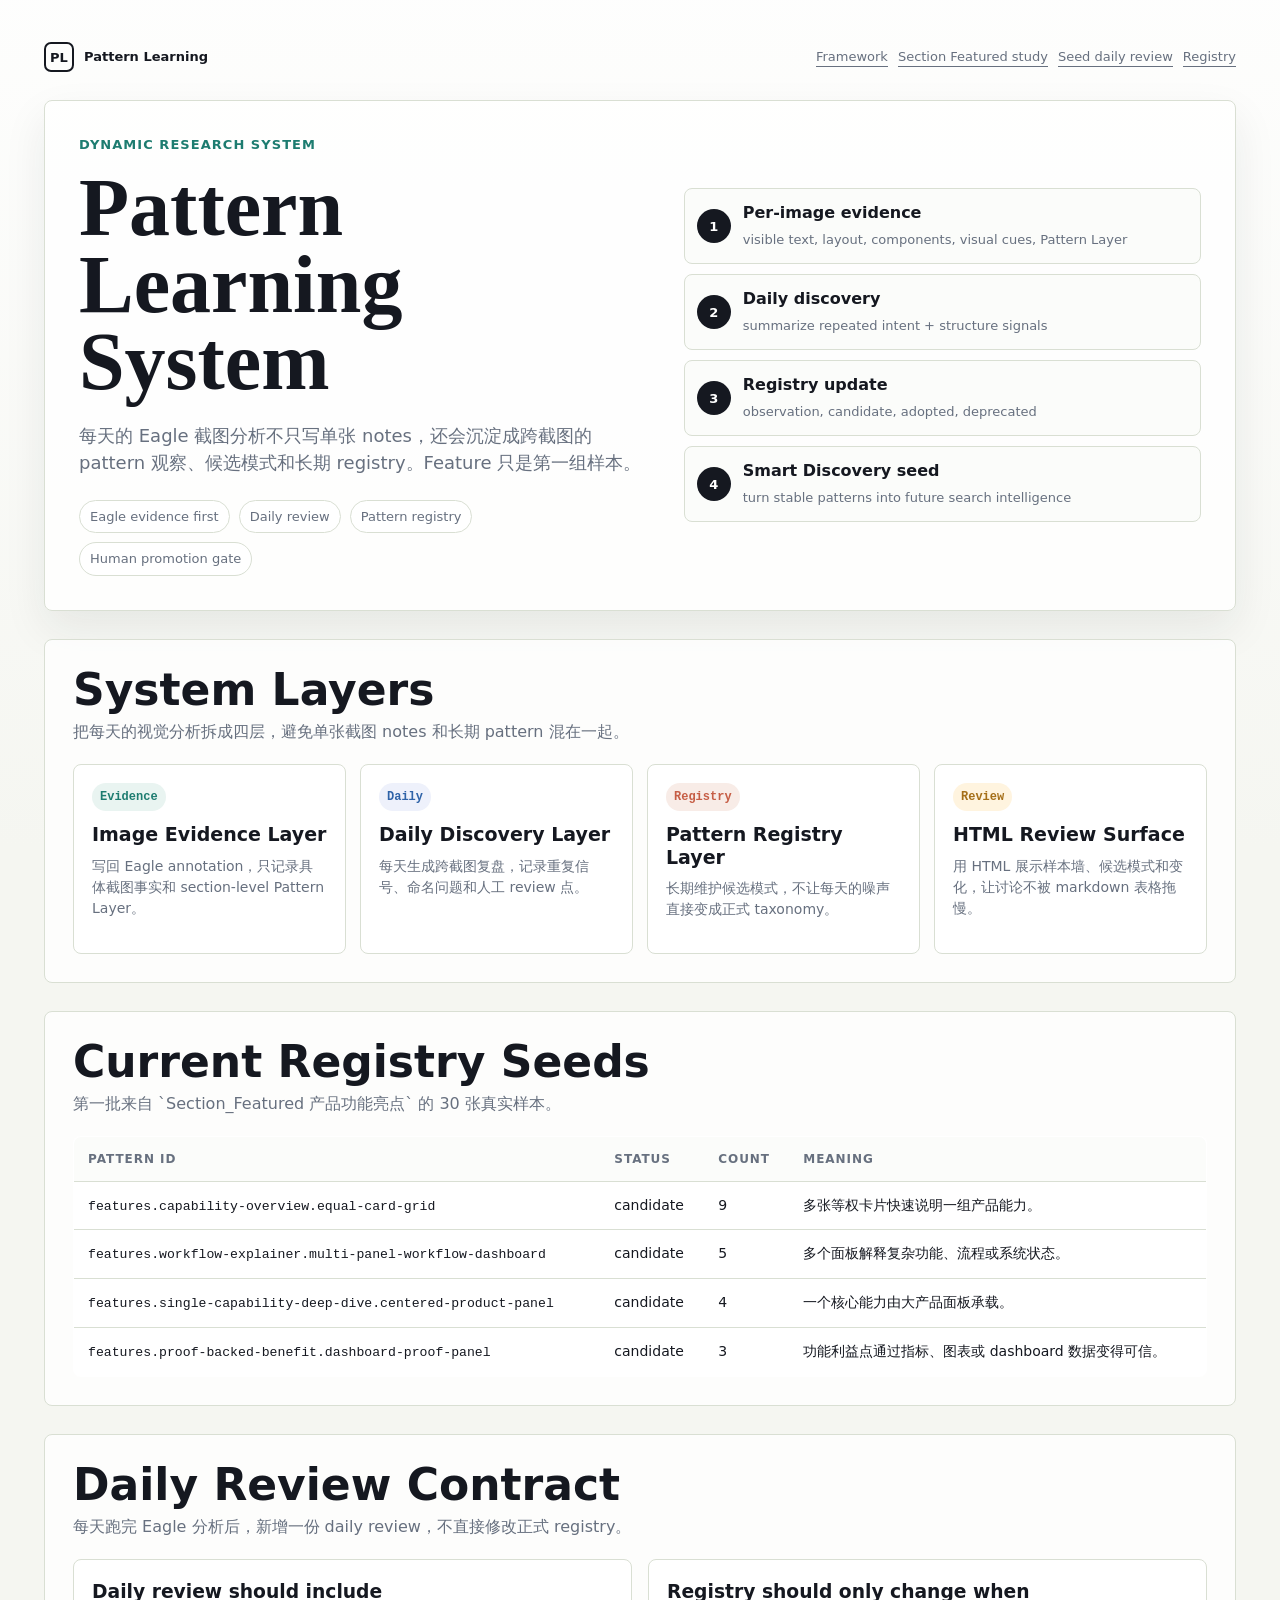
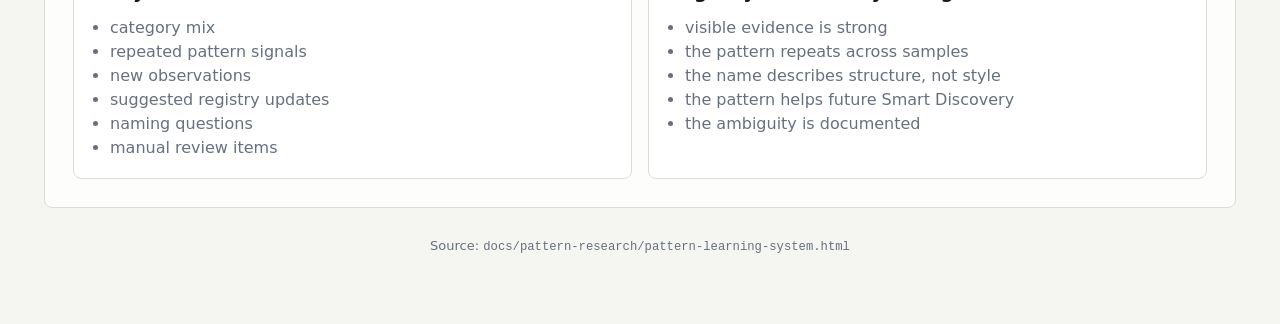
<file: docs/pattern-research/pattern-learning-system.html>
<!doctype html>
<html lang="zh-CN">
<head>
  <meta charset="utf-8">
  <meta name="viewport" content="width=device-width, initial-scale=1">
  <title>UIBook Pattern Learning System</title>
  <style>
    :root {
      --bg: #f5f6f1;
      --paper: #ffffff;
      --ink: #151820;
      --muted: #67707f;
      --line: #d9dfd3;
      --teal: #1d7c70;
      --blue: #2f63a8;
      --coral: #c65e46;
      --amber: #a56f18;
      --plum: #7252a3;
      --shadow: 0 18px 44px rgba(25, 32, 42, 0.08);
      --radius: 8px;
    }

    * { box-sizing: border-box; }

    body {
      margin: 0;
      background:
        linear-gradient(180deg, rgba(255,255,255,0.86), rgba(245,246,241,0.95) 44%, var(--bg)),
        var(--bg);
      color: var(--ink);
      font-family: Inter, ui-sans-serif, system-ui, -apple-system, BlinkMacSystemFont, "Segoe UI", sans-serif;
      line-height: 1.5;
    }

    a { color: inherit; }

    .page {
      max-width: 1240px;
      margin: 0 auto;
      padding: 32px 24px 72px;
    }

    .topbar {
      display: flex;
      align-items: center;
      justify-content: space-between;
      gap: 18px;
      padding: 10px 0 28px;
      color: var(--muted);
      font-size: 13px;
    }

    .brand {
      display: inline-flex;
      align-items: center;
      gap: 10px;
      color: var(--ink);
      font-weight: 800;
    }

    .mark {
      width: 30px;
      height: 30px;
      display: grid;
      place-items: center;
      border: 2px solid var(--ink);
      border-radius: 7px;
      font-size: 13px;
      line-height: 1;
    }

    .links {
      display: flex;
      flex-wrap: wrap;
      justify-content: flex-end;
      gap: 10px;
    }

    .links a {
      text-decoration: none;
      border-bottom: 1px solid currentColor;
    }

    .hero {
      display: grid;
      grid-template-columns: minmax(0, 1fr) minmax(360px, 0.9fr);
      gap: 30px;
      padding: 34px;
      border: 1px solid var(--line);
      border-radius: var(--radius);
      background: rgba(255,255,255,0.84);
      box-shadow: var(--shadow);
    }

    .eyebrow {
      margin: 0 0 14px;
      color: var(--teal);
      font-size: 13px;
      font-weight: 800;
      letter-spacing: 0.08em;
      text-transform: uppercase;
    }

    h1 {
      margin: 0;
      font-family: Georgia, "Times New Roman", serif;
      font-size: clamp(42px, 7vw, 82px);
      line-height: 0.94;
      letter-spacing: 0;
      font-weight: 650;
    }

    .lead {
      max-width: 720px;
      margin: 22px 0 0;
      color: var(--muted);
      font-size: 18px;
    }

    .pill-row {
      display: flex;
      flex-wrap: wrap;
      gap: 9px;
      margin-top: 24px;
    }

    .pill {
      display: inline-flex;
      align-items: center;
      min-height: 30px;
      padding: 6px 10px;
      border: 1px solid var(--line);
      border-radius: 999px;
      background: var(--paper);
      color: var(--muted);
      font-size: 13px;
      white-space: nowrap;
    }

    .loop {
      display: grid;
      gap: 10px;
      align-content: center;
    }

    .loop-step {
      display: grid;
      grid-template-columns: 34px 1fr;
      gap: 12px;
      align-items: center;
      min-height: 58px;
      padding: 12px;
      border: 1px solid var(--line);
      border-radius: var(--radius);
      background: #fbfcfa;
    }

    .num {
      display: grid;
      place-items: center;
      width: 34px;
      height: 34px;
      border-radius: 50%;
      background: var(--ink);
      color: white;
      font-weight: 900;
      font-size: 13px;
    }

    .loop-step strong {
      display: block;
      margin-bottom: 2px;
    }

    .loop-step span {
      color: var(--muted);
      font-size: 13px;
    }

    .section {
      margin-top: 28px;
      padding: 28px;
      border: 1px solid var(--line);
      border-radius: var(--radius);
      background: rgba(255,255,255,0.78);
    }

    .section-header {
      display: flex;
      align-items: end;
      justify-content: space-between;
      gap: 20px;
      margin-bottom: 20px;
    }

    h2 {
      margin: 0;
      font-size: clamp(28px, 4vw, 44px);
      line-height: 1;
      letter-spacing: 0;
    }

    .section-header p {
      max-width: 720px;
      margin: 8px 0 0;
      color: var(--muted);
    }

    .grid {
      display: grid;
      grid-template-columns: repeat(4, minmax(0, 1fr));
      gap: 14px;
    }

    .card {
      min-height: 190px;
      padding: 18px;
      border: 1px solid var(--line);
      border-radius: var(--radius);
      background: var(--paper);
    }

    .card h3 {
      margin: 0;
      font-size: 19px;
      line-height: 1.2;
    }

    .card p {
      margin: 10px 0 0;
      color: var(--muted);
      font-size: 14px;
    }

    .tag {
      display: inline-flex;
      margin-bottom: 12px;
      padding: 5px 8px;
      border-radius: 999px;
      background: #e9f4f1;
      color: var(--teal);
      font-family: ui-monospace, SFMono-Regular, Menlo, Consolas, monospace;
      font-size: 12px;
      font-weight: 800;
    }

    .tag.blue { background: #eef1fb; color: var(--blue); }
    .tag.coral { background: #f8ece7; color: var(--coral); }
    .tag.amber { background: #fff4df; color: var(--amber); }

    .registry {
      width: 100%;
      border-collapse: collapse;
      overflow: hidden;
      border: 1px solid var(--line);
      border-radius: var(--radius);
      background: var(--paper);
    }

    .registry th,
    .registry td {
      padding: 13px 14px;
      border-bottom: 1px solid var(--line);
      text-align: left;
      vertical-align: top;
      font-size: 14px;
    }

    .registry th {
      color: var(--muted);
      font-size: 12px;
      letter-spacing: 0.08em;
      text-transform: uppercase;
      background: #fbfcfa;
    }

    .registry tr:last-child td { border-bottom: 0; }

    code {
      font-family: ui-monospace, SFMono-Regular, Menlo, Consolas, monospace;
      font-size: 0.94em;
    }

    .two-col {
      display: grid;
      grid-template-columns: minmax(0, 1fr) minmax(0, 1fr);
      gap: 16px;
    }

    .panel {
      padding: 18px;
      border: 1px solid var(--line);
      border-radius: var(--radius);
      background: var(--paper);
    }

    .panel h3 {
      margin: 0 0 10px;
    }

    .panel ul {
      margin: 0;
      padding-left: 18px;
      color: var(--muted);
    }

    .footer {
      margin-top: 28px;
      color: var(--muted);
      font-size: 13px;
      text-align: center;
    }

    @media (max-width: 980px) {
      .hero,
      .two-col {
        grid-template-columns: 1fr;
      }

      .grid {
        grid-template-columns: repeat(2, minmax(0, 1fr));
      }
    }

    @media (max-width: 680px) {
      .page {
        padding: 18px 14px 52px;
      }

      .topbar,
      .section-header {
        align-items: start;
        flex-direction: column;
      }

      .hero,
      .section {
        padding: 20px;
      }

      .grid {
        grid-template-columns: 1fr;
      }

      h1 {
        font-size: 44px;
      }
    }
  </style>
</head>
<body>
  <main class="page">
    <div class="topbar">
      <div class="brand"><span class="mark">PL</span> Pattern Learning</div>
      <div class="links">
        <a href="../pattern-layer-framework.html">Framework</a>
        <a href="../pattern-layer-section-featured-discovery.html">Section Featured study</a>
        <a href="daily/2026-06-29-section-featured.md">Seed daily review</a>
        <a href="registry/section-featured.md">Registry</a>
      </div>
    </div>

    <section class="hero" aria-labelledby="page-title">
      <div>
        <p class="eyebrow">Dynamic research system</p>
        <h1 id="page-title">Pattern Learning System</h1>
        <p class="lead">
          每天的 Eagle 截图分析不只写单张 notes，还会沉淀成跨截图的 pattern 观察、候选模式和长期 registry。Feature 只是第一组样本。
        </p>
        <div class="pill-row" aria-label="System status">
          <span class="pill">Eagle evidence first</span>
          <span class="pill">Daily review</span>
          <span class="pill">Pattern registry</span>
          <span class="pill">Human promotion gate</span>
        </div>
      </div>
      <div class="loop" aria-label="Pattern learning loop">
        <div class="loop-step"><div class="num">1</div><div><strong>Per-image evidence</strong><span>visible text, layout, components, visual cues, Pattern Layer</span></div></div>
        <div class="loop-step"><div class="num">2</div><div><strong>Daily discovery</strong><span>summarize repeated intent + structure signals</span></div></div>
        <div class="loop-step"><div class="num">3</div><div><strong>Registry update</strong><span>observation, candidate, adopted, deprecated</span></div></div>
        <div class="loop-step"><div class="num">4</div><div><strong>Smart Discovery seed</strong><span>turn stable patterns into future search intelligence</span></div></div>
      </div>
    </section>

    <section class="section" aria-labelledby="layers-title">
      <div class="section-header">
        <div>
          <h2 id="layers-title">System Layers</h2>
          <p>把每天的视觉分析拆成四层，避免单张截图 notes 和长期 pattern 混在一起。</p>
        </div>
      </div>
      <div class="grid">
        <article class="card"><span class="tag">Evidence</span><h3>Image Evidence Layer</h3><p>写回 Eagle annotation，只记录具体截图事实和 section-level Pattern Layer。</p></article>
        <article class="card"><span class="tag blue">Daily</span><h3>Daily Discovery Layer</h3><p>每天生成跨截图复盘，记录重复信号、命名问题和人工 review 点。</p></article>
        <article class="card"><span class="tag coral">Registry</span><h3>Pattern Registry Layer</h3><p>长期维护候选模式，不让每天的噪声直接变成正式 taxonomy。</p></article>
        <article class="card"><span class="tag amber">Review</span><h3>HTML Review Surface</h3><p>用 HTML 展示样本墙、候选模式和变化，让讨论不被 markdown 表格拖慢。</p></article>
      </div>
    </section>

    <section class="section" aria-labelledby="registry-title">
      <div class="section-header">
        <div>
          <h2 id="registry-title">Current Registry Seeds</h2>
          <p>第一批来自 `Section_Featured 产品功能亮点` 的 30 张真实样本。</p>
        </div>
      </div>
      <table class="registry">
        <thead>
          <tr>
            <th>Pattern ID</th>
            <th>Status</th>
            <th>Count</th>
            <th>Meaning</th>
          </tr>
        </thead>
        <tbody>
          <tr>
            <td><code>features.capability-overview.equal-card-grid</code></td>
            <td>candidate</td>
            <td>9</td>
            <td>多张等权卡片快速说明一组产品能力。</td>
          </tr>
          <tr>
            <td><code>features.workflow-explainer.multi-panel-workflow-dashboard</code></td>
            <td>candidate</td>
            <td>5</td>
            <td>多个面板解释复杂功能、流程或系统状态。</td>
          </tr>
          <tr>
            <td><code>features.single-capability-deep-dive.centered-product-panel</code></td>
            <td>candidate</td>
            <td>4</td>
            <td>一个核心能力由大产品面板承载。</td>
          </tr>
          <tr>
            <td><code>features.proof-backed-benefit.dashboard-proof-panel</code></td>
            <td>candidate</td>
            <td>3</td>
            <td>功能利益点通过指标、图表或 dashboard 数据变得可信。</td>
          </tr>
        </tbody>
      </table>
    </section>

    <section class="section" aria-labelledby="next-title">
      <div class="section-header">
        <div>
          <h2 id="next-title">Daily Review Contract</h2>
          <p>每天跑完 Eagle 分析后，新增一份 daily review，不直接修改正式 registry。</p>
        </div>
      </div>
      <div class="two-col">
        <div class="panel">
          <h3>Daily review should include</h3>
          <ul>
            <li>category mix</li>
            <li>repeated pattern signals</li>
            <li>new observations</li>
            <li>suggested registry updates</li>
            <li>naming questions</li>
            <li>manual review items</li>
          </ul>
        </div>
        <div class="panel">
          <h3>Registry should only change when</h3>
          <ul>
            <li>visible evidence is strong</li>
            <li>the pattern repeats across samples</li>
            <li>the name describes structure, not style</li>
            <li>the pattern helps future Smart Discovery</li>
            <li>the ambiguity is documented</li>
          </ul>
        </div>
      </div>
    </section>

    <footer class="footer">
      Source: <code>docs/pattern-research/pattern-learning-system.html</code>
    </footer>
  </main>
</body>
</html>
</file>
<file: shared/liquid-glass.css>
/*
 * Liquid Glass Design System for Eagle Plugins
 * Inspired by macOS 26 Tahoe "Liquid Glass"
 *
 * Usage: <link rel="stylesheet" href="../shared/liquid-glass.css">
 * Then add your plugin-specific overrides after this import.
 */

/* ═══════════════════════════════════════════
   1. Design Tokens
   ═══════════════════════════════════════════ */

:root {
    /* Accent */
    --lg-accent:          rgba(0, 122, 255, 0.85);
    --lg-accent-solid:    #007aff;
    --lg-accent-hover:    rgba(0, 122, 255, 0.95);
    --lg-accent-subtle:   rgba(0, 122, 255, 0.06);
    --lg-accent-border:   rgba(0, 122, 255, 0.10);
    --lg-accent-text:     rgba(0, 80, 180, 0.80);

    /* Glass Surfaces */
    --lg-glass-bg:        rgba(255, 255, 255, 0.52);
    --lg-glass-border:    rgba(255, 255, 255, 0.55);
    --lg-glass-highlight: rgba(255, 255, 255, 0.65);
    --lg-glass-field:     rgba(255, 255, 255, 0.70);
    --lg-glass-field-h:   rgba(255, 255, 255, 1);
    --lg-glass-blur:      blur(40px) saturate(180%);

    /* Segmented Control */
    --lg-seg-track:       rgba(0, 0, 0, 0.09);
    --lg-seg-thumb:       rgba(255, 255, 255, 0.82);

    /* Text */
    --lg-text-1:          rgba(0, 0, 0, 0.85);
    --lg-text-2:          rgba(0, 0, 0, 0.50);
    --lg-text-3:          rgba(0, 0, 0, 0.35);

    /* Misc */
    --lg-divider:         rgba(0, 0, 0, 0.06);
    --lg-radius-sm:       8px;
    --lg-radius-md:       10px;
    --lg-radius-lg:       12px;
    --lg-radius-xl:       16px;
    --lg-transition:      0.25s ease;
}


/* ═══════════════════════════════════════════
   2. Reset & Base
   ═══════════════════════════════════════════ */

* {
    margin: 0;
    padding: 0;
    box-sizing: border-box;
}

body {
    font-family: -apple-system, BlinkMacSystemFont, 'SF Pro Display', 'SF Pro Text', 'Helvetica Neue', Arial, sans-serif;
    background: linear-gradient(160deg, #eef1f5 0%, #e4e8ee 40%, #dfe4ec 70%, #e8ecf2 100%);
    color: var(--lg-text-1);
    padding: 20px;
    min-height: 100vh;
    overflow-y: auto;
    -webkit-font-smoothing: antialiased;
    font-size: 14px;
    line-height: 1.5;
}


/* ═══════════════════════════════════════════
   3. Glass Container
   ═══════════════════════════════════════════ */

.container {
    max-width: 640px;
    margin: 0 auto;
    background: var(--lg-glass-bg);
    backdrop-filter: var(--lg-glass-blur);
    -webkit-backdrop-filter: var(--lg-glass-blur);
    border-radius: var(--lg-radius-xl);
    padding: 28px;
    border: 1px solid var(--lg-glass-border);
    box-shadow:
        0 0 0 0.5px rgba(255, 255, 255, 0.4),
        0 8px 40px rgba(0, 0, 0, 0.08),
        0 2px 8px rgba(0, 0, 0, 0.04),
        inset 0 1px 0 var(--lg-glass-highlight);
}


/* ═══════════════════════════════════════════
   4. Typography
   ═══════════════════════════════════════════ */

h1, h2 {
    font-weight: 700;
    color: var(--lg-text-1);
    letter-spacing: -0.3px;
}

h1 { font-size: 20px; margin-bottom: 4px; }
h2 { font-size: 18px; margin-bottom: 4px; }

.subtitle {
    font-size: 13px;
    color: var(--lg-text-2);
    margin-bottom: 22px;
    font-weight: 400;
}


/* ═══════════════════════════════════════════
   5. Sections
   ═══════════════════════════════════════════ */

.section {
    margin-bottom: 20px;
}

.section:last-of-type {
    margin-bottom: 24px;
}

.section-title {
    font-size: 12px;
    font-weight: 600;
    color: var(--lg-text-2);
    margin-bottom: 10px;
    display: flex;
    align-items: center;
    text-transform: uppercase;
    letter-spacing: 0.5px;
}

.section-title::before {
    content: '';
    width: 3px;
    height: 12px;
    background: var(--lg-accent);
    border-radius: 1.5px;
    margin-right: 8px;
}

/* Section label (for simpler plugins) */
.section label {
    display: block;
    margin-bottom: 6px;
    color: var(--lg-text-2);
    font-size: 13px;
    font-weight: 500;
}


/* ═══════════════════════════════════════════
   6. Field Grid & Items
   ═══════════════════════════════════════════ */

.field-grid {
    display: grid;
    grid-template-columns: repeat(2, 1fr);
    gap: 8px;
}

.field-item {
    display: flex;
    align-items: center;
    padding: 8px 11px;
    background: var(--lg-glass-field);
    border: 1px solid rgba(255, 255, 255, 0.3);
    border-radius: 9px;
    transition: all var(--lg-transition);
    cursor: pointer;
}

.field-item:hover {
    background: var(--lg-glass-field-h);
    border-color: rgba(255, 255, 255, 0.5);
}

.field-item label {
    font-size: 13px;
    color: var(--lg-text-1);
    cursor: pointer;
    flex: 1;
    font-weight: 400;
    line-height: 1.3;
}


/* ═══════════════════════════════════════════
   7. Custom Checkbox
   ═══════════════════════════════════════════ */

.field-item input[type="checkbox"],
.lg-checkbox {
    -webkit-appearance: none;
    appearance: none;
    width: 16px;
    height: 16px;
    min-width: 16px;
    margin-right: 8px;
    cursor: pointer;
    border-radius: 4.5px;
    border: 1.5px solid rgba(0, 0, 0, 0.2);
    background: rgba(255, 255, 255, 0.5);
    position: relative;
    transition: all 0.2s ease;
}

.field-item input[type="checkbox"]:hover,
.lg-checkbox:hover {
    border-color: rgba(0, 0, 0, 0.3);
    background: rgba(255, 255, 255, 0.7);
}

.field-item input[type="checkbox"]:checked,
.lg-checkbox:checked {
    background: var(--lg-accent-solid);
    border-color: transparent;
    box-shadow: 0 1px 3px rgba(0, 122, 255, 0.3);
}

.field-item input[type="checkbox"]:checked::after,
.lg-checkbox:checked::after {
    content: '';
    position: absolute;
    top: 50%;
    left: 50%;
    width: 4px;
    height: 8px;
    border: solid white;
    border-width: 0 1.8px 1.8px 0;
    transform: translate(-50%, -60%) rotate(45deg);
}

/* Standalone checkbox rows (not in field-item) */
input[type="checkbox"] {
    width: 16px;
    height: 16px;
    accent-color: var(--lg-accent-solid);
}


/* ═══════════════════════════════════════════
   8. Segmented Control
   ═══════════════════════════════════════════ */

.format-selector,
.source-selector,
.lg-segmented {
    display: flex;
    gap: 2px;
    background: var(--lg-seg-track);
    border-radius: var(--lg-radius-md);
    padding: 3px;
}

.format-btn,
.source-btn,
.lg-segmented > button {
    flex: 1;
    padding: 8px 14px;
    border: none;
    background: transparent;
    border-radius: var(--lg-radius-sm);
    font-size: 13px;
    font-weight: 500;
    color: var(--lg-text-2);
    cursor: pointer;
    transition: all var(--lg-transition);
    display: flex;
    align-items: center;
    justify-content: center;
    gap: 5px;
}

.format-btn:hover,
.source-btn:hover,
.lg-segmented > button:hover {
    color: var(--lg-text-1);
}

.format-btn.active,
.source-btn.active,
.lg-segmented > button.active {
    background: var(--lg-seg-thumb);
    color: var(--lg-text-1);
    font-weight: 600;
    box-shadow:
        0 1px 4px rgba(0, 0, 0, 0.08),
        0 0.5px 1.5px rgba(0, 0, 0, 0.06),
        inset 0 0.5px 0 rgba(255, 255, 255, 0.5);
}


/* ═══════════════════════════════════════════
   9. Buttons
   ═══════════════════════════════════════════ */

/* Primary (accent) */
.export-btn,
button.lg-primary {
    width: 100%;
    padding: 13px;
    background: var(--lg-accent);
    backdrop-filter: blur(10px);
    -webkit-backdrop-filter: blur(10px);
    color: white;
    border: none;
    border-radius: var(--lg-radius-lg);
    font-size: 15px;
    font-weight: 600;
    cursor: pointer;
    transition: all var(--lg-transition);
    box-shadow:
        0 2px 12px rgba(0, 122, 255, 0.25),
        inset 0 1px 0 rgba(255, 255, 255, 0.2);
    letter-spacing: -0.1px;
}

.export-btn:hover,
button.lg-primary:hover {
    background: var(--lg-accent-hover);
    box-shadow:
        0 4px 16px rgba(0, 122, 255, 0.3),
        inset 0 1px 0 rgba(255, 255, 255, 0.2);
    transform: translateY(-1px);
}

.export-btn:active,
button.lg-primary:active {
    transform: translateY(0);
    box-shadow: 0 1px 6px rgba(0, 122, 255, 0.2);
}

.export-btn:disabled,
button.lg-primary:disabled {
    background: rgba(0, 0, 0, 0.1);
    color: var(--lg-text-3);
    cursor: not-allowed;
    transform: none;
    box-shadow: none;
    backdrop-filter: none;
}

/* Secondary (glass) */
button.lg-secondary {
    padding: 10px 20px;
    background: var(--lg-glass-field);
    border: 1px solid rgba(255, 255, 255, 0.3);
    border-radius: var(--lg-radius-sm);
    font-size: 14px;
    font-weight: 500;
    color: var(--lg-text-1);
    cursor: pointer;
    transition: all var(--lg-transition);
}

button.lg-secondary:hover {
    background: var(--lg-glass-field-h);
    border-color: rgba(255, 255, 255, 0.5);
}

button.lg-secondary:active {
    background: rgba(255, 255, 255, 0.25);
}

/* Button Grid */
.button-grid {
    display: grid;
    grid-template-columns: 1fr 1fr;
    gap: 8px;
}

.button-grid button {
    padding: 10px 16px;
    background: var(--lg-glass-field);
    border: 1px solid rgba(255, 255, 255, 0.3);
    border-radius: var(--lg-radius-sm);
    font-size: 13px;
    font-weight: 500;
    color: var(--lg-text-1);
    cursor: pointer;
    transition: all var(--lg-transition);
}

.button-grid button:hover {
    background: var(--lg-glass-field-h);
    border-color: rgba(255, 255, 255, 0.5);
}

.button-grid button:active {
    background: rgba(255, 255, 255, 0.25);
}


/* ═══════════════════════════════════════════
   10. Form Inputs
   ═══════════════════════════════════════════ */

input[type="number"],
input[type="text"],
input[type="email"],
input[type="url"],
textarea,
select {
    padding: 8px 12px;
    background: var(--lg-glass-field);
    border: 1px solid rgba(255, 255, 255, 0.3);
    border-radius: var(--lg-radius-sm);
    font-size: 13px;
    color: var(--lg-text-1);
    font-family: inherit;
    transition: all var(--lg-transition);
    outline: none;
}

input[type="number"]:focus,
input[type="text"]:focus,
input[type="email"]:focus,
input[type="url"]:focus,
textarea:focus,
select:focus {
    border-color: var(--lg-accent);
    background: var(--lg-glass-field-h);
    box-shadow: 0 0 0 3px rgba(0, 122, 255, 0.12);
}

input[type="text"] { width: 100%; }
input[type="number"] { width: 80px; }


/* ═══════════════════════════════════════════
   11. Info Box
   ═══════════════════════════════════════════ */

.info-box {
    background: var(--lg-accent-subtle);
    border: 1px solid var(--lg-accent-border);
    border-radius: var(--lg-radius-md);
    padding: 10px 14px;
    margin-bottom: 16px;
    font-size: 12px;
    color: var(--lg-accent-text);
    display: flex;
    align-items: center;
    gap: 8px;
    font-weight: 400;
}

.info-box::before { display: none; }

/* Status box (for dashboard-style plugins) */
.status {
    background: var(--lg-glass-field);
    border: 1px solid rgba(255, 255, 255, 0.3);
    padding: 14px 16px;
    border-radius: var(--lg-radius-md);
    font-size: 13px;
    color: var(--lg-text-2);
    line-height: 1.8;
}

.status span {
    font-weight: 600;
    color: var(--lg-text-1);
}


/* ═══════════════════════════════════════════
   12. Toast
   ═══════════════════════════════════════════ */

.toast {
    position: fixed;
    top: 20px;
    left: 50%;
    transform: translateX(-50%) translateY(-100px);
    background: rgba(30, 30, 30, 0.78);
    backdrop-filter: blur(24px) saturate(180%);
    -webkit-backdrop-filter: blur(24px) saturate(180%);
    color: white;
    padding: 12px 22px;
    border-radius: 14px;
    font-size: 13px;
    font-weight: 500;
    opacity: 0;
    transition: all 0.35s cubic-bezier(0.4, 0, 0.2, 1);
    z-index: 1000;
    box-shadow: 0 8px 32px rgba(0, 0, 0, 0.18);
    border: 1px solid rgba(255, 255, 255, 0.08);
}

.toast.show {
    transform: translateX(-50%) translateY(0);
    opacity: 1;
}

.toast.success { background: rgba(16, 185, 129, 0.82); }
.toast.error   { background: rgba(239, 68, 68, 0.82); }


/* ═══════════════════════════════════════════
   13. Loading Spinner
   ═══════════════════════════════════════════ */

.loading {
    display: inline-block;
    width: 16px;
    height: 16px;
    border: 2px solid rgba(255, 255, 255, 0.3);
    border-top-color: white;
    border-radius: 50%;
    animation: lg-spin 0.6s linear infinite;
}

@keyframes lg-spin {
    to { transform: rotate(360deg); }
}


/* ═══════════════════════════════════════════
   14. Toggle / Expand
   ═══════════════════════════════════════════ */

.field-toggle {
    font-size: 12px;
    color: var(--lg-accent-solid);
    cursor: pointer;
    margin-bottom: 10px;
    display: inline-flex;
    align-items: center;
    gap: 4px;
    font-weight: 500;
    transition: opacity 0.2s ease;
}

.field-toggle:hover {
    opacity: 0.7;
    text-decoration: none;
}

.field-toggle-icon {
    transition: transform 0.25s cubic-bezier(0.4, 0, 0.2, 1);
    font-size: 10px;
}

.field-toggle-icon.expanded {
    transform: rotate(90deg);
}

.more-fields {
    max-height: 0;
    overflow: hidden;
    transition: max-height 0.35s cubic-bezier(0.4, 0, 0.2, 1);
}

.more-fields.expanded {
    max-height: 500px;
}


/* ═══════════════════════════════════════════
   15. Custom tooltips (data-lg-tip)
   ═══════════════════════════════════════════
   Use data-lg-tip="…" on any element; init via initLgTooltips() in plugin JS.
   Native title="" is avoided — it fights OS chrome and looks inconsistent. */

#lg-tooltip {
    position: fixed;
    z-index: 2147483646;
    left: 0;
    top: 0;
    max-width: min(280px, calc(100vw - 24px));
    padding: 10px 14px;
    font-size: 12px;
    font-weight: 500;
    line-height: 1.5;
    letter-spacing: 0.01em;
    color: var(--lg-text-1);
    background: rgba(255, 255, 255, 0.78);
    backdrop-filter: blur(28px) saturate(180%);
    -webkit-backdrop-filter: blur(28px) saturate(180%);
    border: 1px solid rgba(255, 255, 255, 0.55);
    border-radius: var(--lg-radius-md);
    box-shadow:
        0 8px 32px rgba(0, 0, 0, 0.12),
        0 0 0 0.5px rgba(0, 0, 0, 0.04),
        inset 0 1px 0 rgba(255, 255, 255, 0.65);
    pointer-events: none;
    opacity: 0;
    transform: translate3d(0, 6px, 0) scale(0.98);
    transform-origin: 50% 0;
    transition:
        opacity 0.18s cubic-bezier(0.2, 0.8, 0.2, 1),
        transform 0.22s cubic-bezier(0.2, 0.8, 0.2, 1);
    visibility: hidden;
}

#lg-tooltip.lg-tooltip--visible {
    visibility: visible;
    opacity: 1;
    transform: translate3d(0, 0, 0) scale(1);
}


/* ═══════════════════════════════════════════
   16. Row Layout Helper
   ═══════════════════════════════════════════ */

.row {
    display: flex;
    align-items: center;
    gap: 8px;
    margin-bottom: 12px;
}

.row label {
    margin: 0;
    flex: 0 0 auto;
    font-size: 13px;
    color: var(--lg-text-1);
    font-weight: 400;
}
</file>
